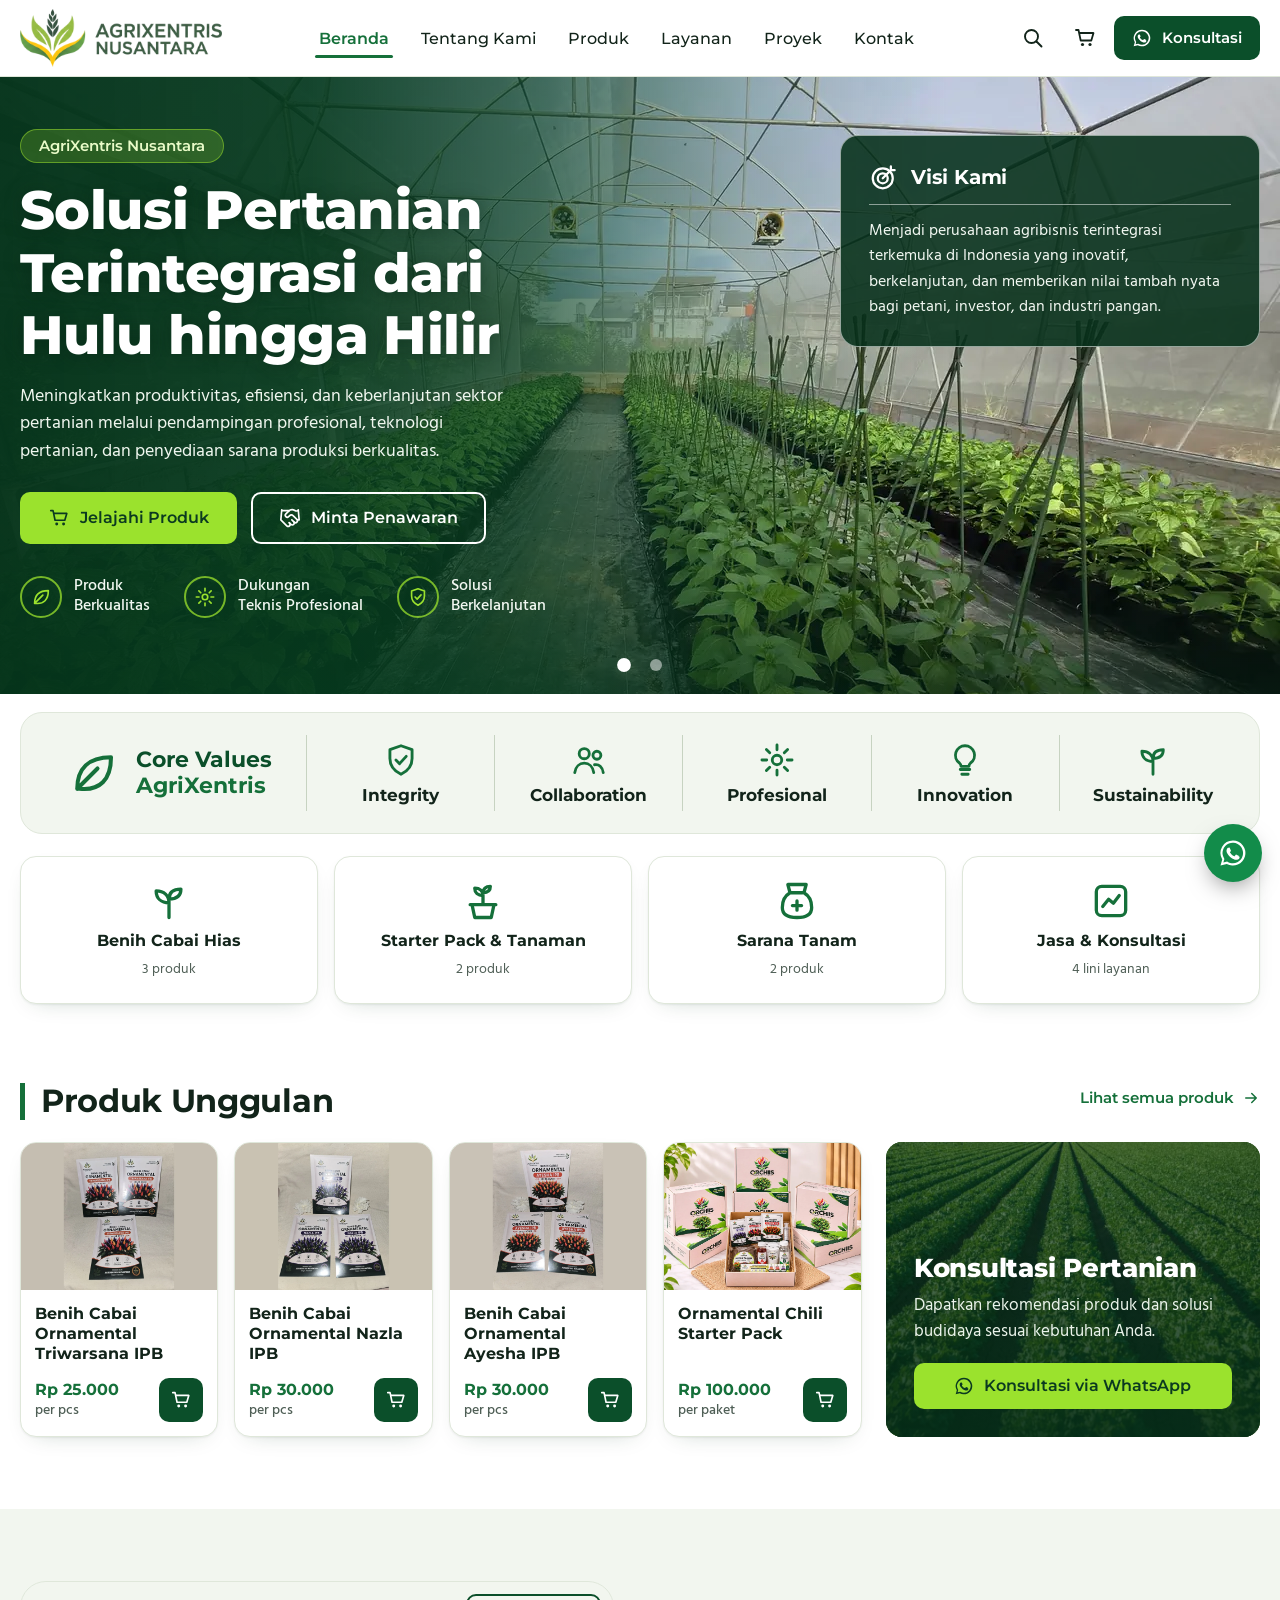
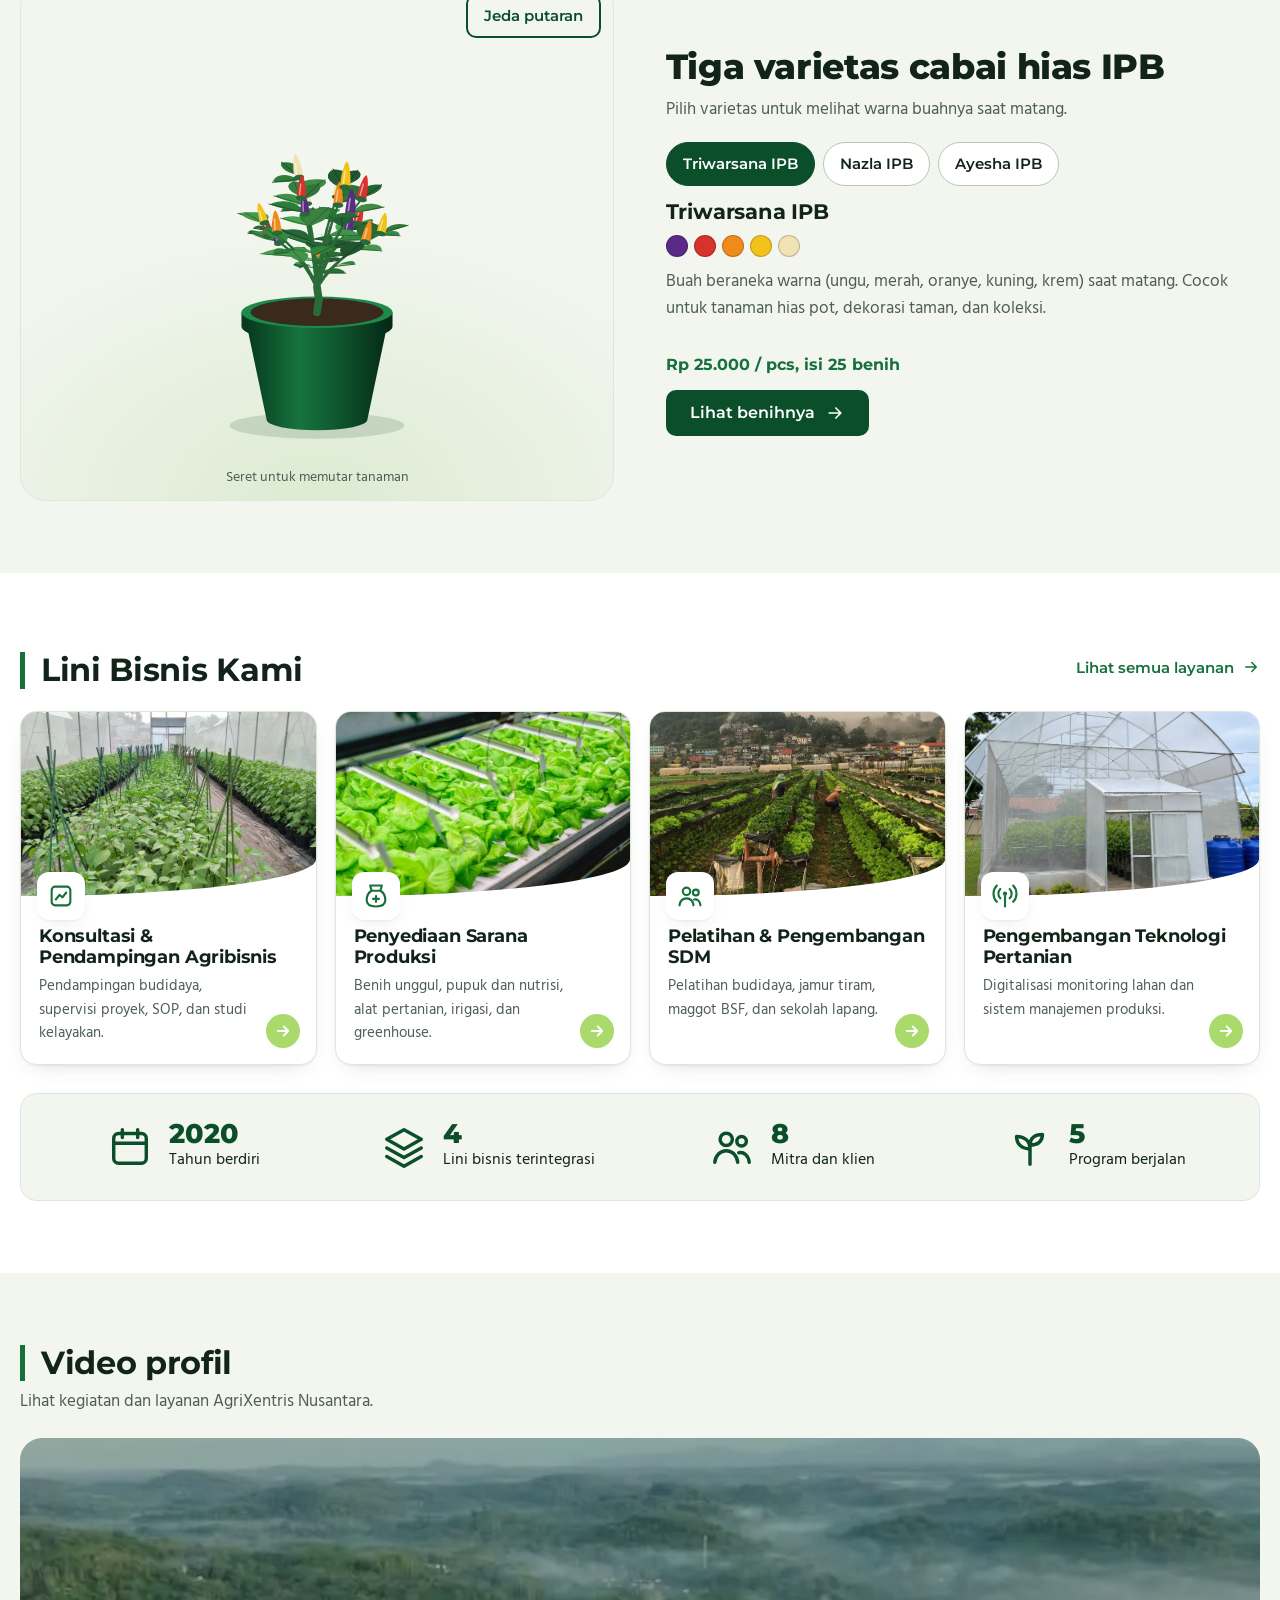
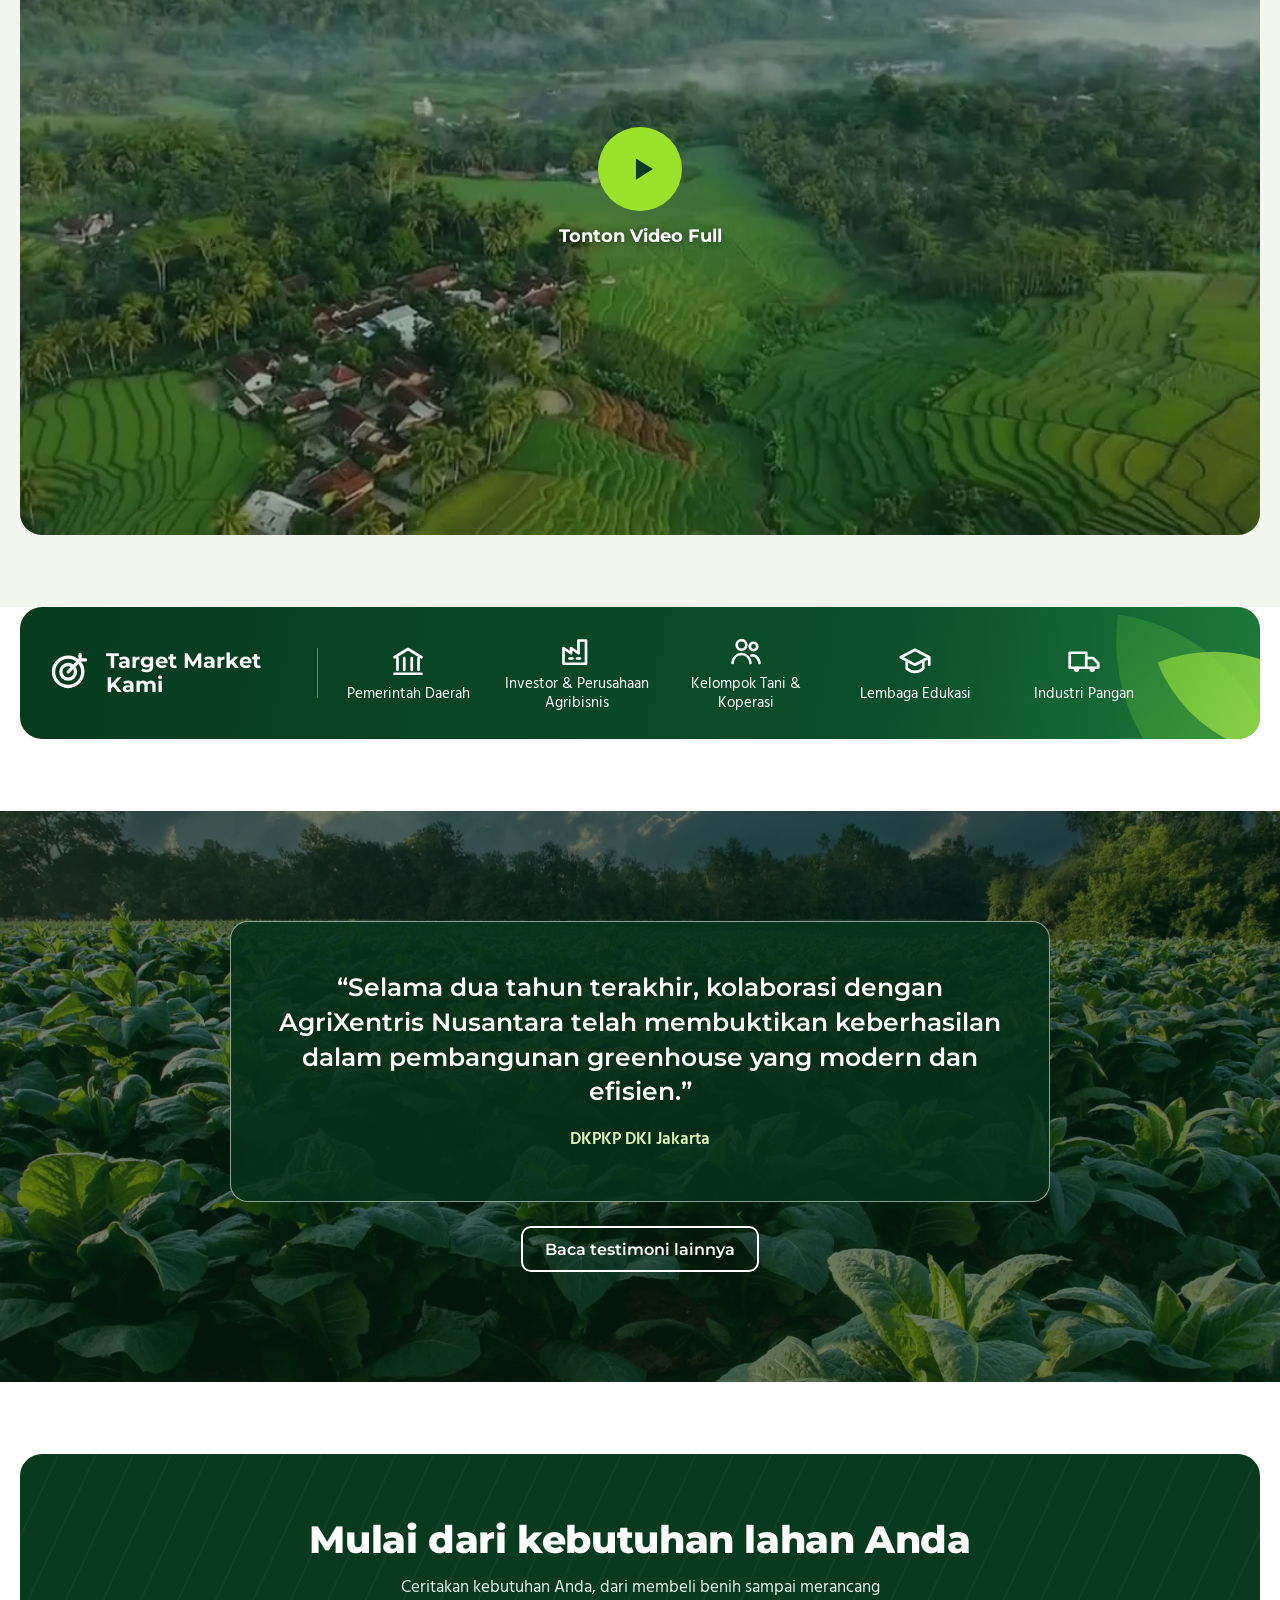
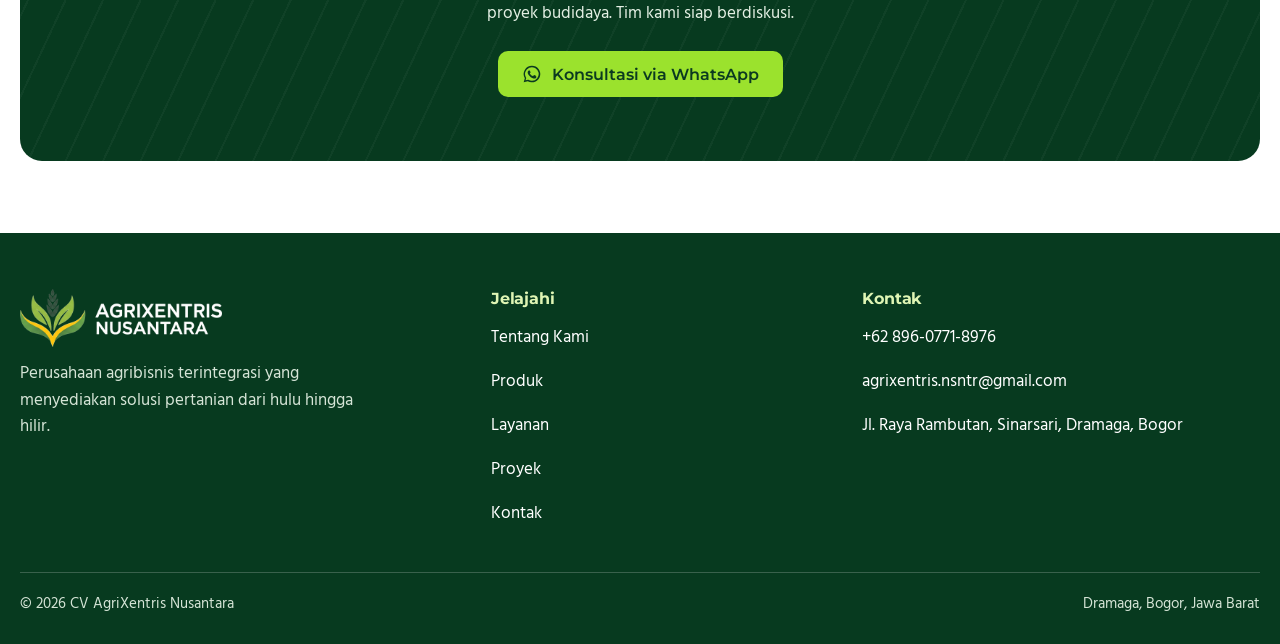
<file: index.html>
<!doctype html>
<html lang="id">
<head>
<meta charset="utf-8">
<meta name="viewport" content="width=device-width, initial-scale=1">
<title>AgriXentris Nusantara | Solusi Pertanian Terintegrasi dari Hulu hingga Hilir</title>
<meta name="description" content="AgriXentris Nusantara: benih cabai hias IPB, sarana tanam, konsultasi agribisnis, pelatihan, dan teknologi pertanian. Dramaga, Bogor.">
<meta property="og:title" content="AgriXentris Nusantara | Solusi Pertanian Terintegrasi dari Hulu hingga Hilir">
<meta property="og:description" content="AgriXentris Nusantara: benih cabai hias IPB, sarana tanam, konsultasi agribisnis, pelatihan, dan teknologi pertanian. Dramaga, Bogor.">
<meta property="og:type" content="website">
<meta property="og:image" content="https://agrixentrisnusantara.com/assets/img/og.jpg">
<meta property="og:image:width" content="1200">
<meta property="og:image:height" content="630">
<meta property="og:site_name" content="AgriXentris Nusantara">
<meta property="og:locale" content="id_ID">
<meta property="og:url" content="https://agrixentrisnusantara.com/">
<link rel="canonical" href="https://agrixentrisnusantara.com/">
<meta name="theme-color" content="#0B4F2A">
<link rel="icon" href="/favicon.ico" sizes="48x48">
<link rel="icon" type="image/png" sizes="96x96" href="/assets/img/favicon-96.png">
<link rel="icon" type="image/png" sizes="192x192" href="/assets/img/favicon-192.png">
<link rel="apple-touch-icon" href="/assets/img/apple-touch-icon.png">
<link rel="preconnect" href="https://fonts.googleapis.com">
<link rel="preconnect" href="https://fonts.gstatic.com" crossorigin>
<link href="https://fonts.googleapis.com/css2?family=Hind:wght@400;500;600&family=Montserrat:wght@500;600;700;800&display=swap" rel="stylesheet">
<link rel="stylesheet" href="/assets/css/site.css">
<script type="application/ld+json">
{"@context":"https://schema.org","@graph":[
{"@type":"WebSite","@id":"https://agrixentrisnusantara.com/#website","name":"AgriXentris Nusantara","url":"https://agrixentrisnusantara.com/","inLanguage":"id-ID","publisher":{"@id":"https://agrixentrisnusantara.com/#org"}},
{"@type":"Organization","@id":"https://agrixentrisnusantara.com/#org","name":"AgriXentris Nusantara","url":"https://agrixentrisnusantara.com/","logo":{"@type":"ImageObject","url":"https://agrixentrisnusantara.com/assets/img/favicon-192.png","width":192,"height":192}}
]}
</script>
</head>
<body data-page="home">
<svg width="0" height="0" style="position:absolute" aria-hidden="true"><defs>
<symbol id="i-cart" viewBox="0 0 24 24"><path d="M3 4h2.5l2.2 10.5h10.6L20.5 7H7" fill="none" stroke="currentColor" stroke-width="1.8" stroke-linecap="round" stroke-linejoin="round"/><circle cx="9.5" cy="18.5" r="1.6" fill="currentColor"/><circle cx="17" cy="18.5" r="1.6" fill="currentColor"/></symbol>
<symbol id="i-search" viewBox="0 0 24 24"><circle cx="10.5" cy="10.5" r="6.5" fill="none" stroke="currentColor" stroke-width="1.9"/><path d="m15.5 15.5 5 5" stroke="currentColor" stroke-width="1.9" stroke-linecap="round"/></symbol>
<symbol id="i-wa" viewBox="0 0 24 24"><path fill="currentColor" d="M12 2a10 10 0 0 0-8.6 15.1L2 22l5-1.3A10 10 0 1 0 12 2Zm0 18.2c-1.6 0-3.1-.4-4.4-1.2l-.3-.2-3 .8.8-2.9-.2-.3A8.2 8.2 0 1 1 12 20.2Zm4.5-6.1c-.2-.1-1.5-.7-1.7-.8-.2-.1-.4-.1-.6.1l-.8 1c-.1.2-.3.2-.5.1a6.7 6.7 0 0 1-3.3-2.9c-.3-.4.2-.4.7-1.3.1-.2 0-.3 0-.4l-.8-1.8c-.2-.5-.4-.4-.6-.4h-.5c-.2 0-.4.1-.7.3-.2.3-.9.9-.9 2.2s.9 2.5 1.1 2.7c.1.2 1.8 2.8 4.4 3.9 1.6.7 2.3.8 3.1.6.5-.1 1.5-.6 1.7-1.2.2-.6.2-1.1.1-1.2l-.7-.4Z"/></symbol>
<symbol id="i-menu" viewBox="0 0 24 24"><path d="M4 7h16M4 12h16M4 17h16" stroke="currentColor" stroke-width="2" stroke-linecap="round"/></symbol>
<symbol id="i-x" viewBox="0 0 24 24"><path d="M6 6l12 12M18 6 6 18" stroke="currentColor" stroke-width="2" stroke-linecap="round"/></symbol>
<symbol id="i-arrow" viewBox="0 0 24 24"><path d="M5 12h14M13 6l6 6-6 6" fill="none" stroke="currentColor" stroke-width="2" stroke-linecap="round" stroke-linejoin="round"/></symbol>
<symbol id="i-sprout" viewBox="0 0 24 24"><path d="M12 21v-9M12 13c0-4-2.7-6.5-7-6.5C5 10.500 7.700 13 12 13ZM12 11c0-3.500 2.300-5.500 6.500-5.500C18.500 9 16.200 11 12 11Z" fill="none" stroke="currentColor" stroke-width="1.800" stroke-linecap="round" stroke-linejoin="round"/></symbol>
<symbol id="i-pot" viewBox="0 0 24 24"><path d="M6 14h12l-1.500 7h-9L6 14ZM5 14h14M12 14V8M12 9c0-2.500-1.700-4-4.500-4C7.500 7.500 9.200 9 12 9ZM12 7.500c0-2 1.400-3.500 4-3.500 0 2.200-1.400 3.500-4 3.500Z" fill="none" stroke="currentColor" stroke-width="1.800" stroke-linecap="round" stroke-linejoin="round"/></symbol>
<symbol id="i-tools" viewBox="0 0 24 24"><path d="M7 3h10l-1.200 4.500c2.700 1.600 4.200 4.600 4.200 8 0 3.500-2.500 5.500-8 5.500s-8-2-8-5.500c0-3.400 1.500-6.400 4.200-8L7 3ZM9 7.500h6M12 12v5M9.500 14.500h5" fill="none" stroke="currentColor" stroke-width="1.800" stroke-linecap="round" stroke-linejoin="round"/></symbol>
<symbol id="i-consult" viewBox="0 0 24 24"><rect x="4" y="4" width="16" height="16" rx="3" fill="none" stroke="currentColor" stroke-width="1.800"/><path d="m7.500 15 3.200-4 2.600 2.200L16.500 9" fill="none" stroke="currentColor" stroke-width="1.800" stroke-linecap="round" stroke-linejoin="round"/></symbol>
<symbol id="i-people" viewBox="0 0 24 24"><circle cx="9" cy="8" r="3.200" fill="none" stroke="currentColor" stroke-width="1.800"/><circle cx="17" cy="9" r="2.500" fill="none" stroke="currentColor" stroke-width="1.800"/><path d="M3 20c.500-3.800 3-6 6-6s5.500 2.200 6 6M15.500 15c2.800-.500 5 1.300 5.500 5" fill="none" stroke="currentColor" stroke-width="1.800" stroke-linecap="round"/></symbol>
<symbol id="i-signal" viewBox="0 0 24 24"><circle cx="12" cy="10" r="1.800" fill="currentColor"/><path d="M12 12v9M8 14a5.600 5.600 0 0 1 0-8M16 6a5.600 5.600 0 0 1 0 8M5 17A10 10 0 0 1 5 3M19 3a10 10 0 0 1 0 14" fill="none" stroke="currentColor" stroke-width="1.800" stroke-linecap="round"/></symbol>
<symbol id="i-shield" viewBox="0 0 24 24"><path d="M12 3 5 5.500V11c0 4.500 2.900 8 7 10 4.100-2 7-5.500 7-10V5.500L12 3Z" fill="none" stroke="currentColor" stroke-width="1.800" stroke-linejoin="round"/><path d="m8.800 12 2.300 2.300 4.200-4.600" fill="none" stroke="currentColor" stroke-width="1.800" stroke-linecap="round" stroke-linejoin="round"/></symbol>
<symbol id="i-bulb" viewBox="0 0 24 24"><path d="M9 18h6M10 21h4M12 3a6 6 0 0 0-3.500 10.900c.600.500 1 1.200 1 2.100h5c0-.900.400-1.600 1-2.100A6 6 0 0 0 12 3Z" fill="none" stroke="currentColor" stroke-width="1.800" stroke-linecap="round" stroke-linejoin="round"/></symbol>
<symbol id="i-gear" viewBox="0 0 24 24"><circle cx="12" cy="12" r="3" fill="none" stroke="currentColor" stroke-width="1.800"/><path d="M12 2.500v3M12 18.500v3M2.500 12h3M18.500 12h3M5.300 5.300l2.100 2.100M16.600 16.600l2.100 2.100M5.300 18.700l2.100-2.100M16.600 7.400l2.100-2.100" stroke="currentColor" stroke-width="1.800" stroke-linecap="round"/></symbol>
<symbol id="i-leaf" viewBox="0 0 24 24"><path d="M5 19c0-9 5-14 15-14 0 10-5 15-14 14ZM5 19 14 10" fill="none" stroke="currentColor" stroke-width="1.800" stroke-linecap="round" stroke-linejoin="round"/></symbol>
<symbol id="i-target" viewBox="0 0 24 24"><circle cx="11" cy="13" r="8" fill="none" stroke="currentColor" stroke-width="1.800"/><circle cx="11" cy="13" r="4" fill="none" stroke="currentColor" stroke-width="1.800"/><path d="m11 13 6.500-6.500M17.500 6.500V3.500M17.500 6.500h3" stroke="currentColor" stroke-width="1.800" stroke-linecap="round"/></symbol>
<symbol id="i-gov" viewBox="0 0 24 24"><path d="M3 9.500 12 4l9 5.500M5 10v8M9.500 10v8M14.500 10v8M19 10v8M3 20.500h18" fill="none" stroke="currentColor" stroke-width="1.800" stroke-linecap="round" stroke-linejoin="round"/></symbol>
<symbol id="i-factory" viewBox="0 0 24 24"><path d="M3 20.500V10l5 3.500V10l5 3.500V5h5v15.500H3ZM7 17h2M12 17h2" fill="none" stroke="currentColor" stroke-width="1.800" stroke-linecap="round" stroke-linejoin="round"/></symbol>
<symbol id="i-school" viewBox="0 0 24 24"><path d="m2.500 9.500 9.500-5 9.500 5-9.500 5-9.500-5ZM6.500 12v5c1.500 1.500 3.300 2.200 5.500 2.200s4-.700 5.500-2.200v-5M21.500 9.500v5" fill="none" stroke="currentColor" stroke-width="1.800" stroke-linecap="round" stroke-linejoin="round"/></symbol>
<symbol id="i-truck" viewBox="0 0 24 24"><path d="M2.500 6.500h11v10h-11v-10ZM13.500 10h4.500l3.500 3.500v3h-8V10Z" fill="none" stroke="currentColor" stroke-width="1.800" stroke-linejoin="round"/><circle cx="7" cy="17.500" r="1.800" fill="currentColor"/><circle cx="17.500" cy="17.500" r="1.800" fill="currentColor"/></symbol>
<symbol id="i-pin" viewBox="0 0 24 24"><path d="M12 21s7-6.200 7-11.500a7 7 0 1 0-14 0C5 14.800 12 21 12 21Z" fill="none" stroke="currentColor" stroke-width="1.800"/><circle cx="12" cy="9.500" r="2.300" fill="currentColor"/></symbol>
<symbol id="i-mail" viewBox="0 0 24 24"><rect x="3" y="5" width="18" height="14" rx="2" fill="none" stroke="currentColor" stroke-width="1.800"/><path d="m4 7 8 6 8-6" fill="none" stroke="currentColor" stroke-width="1.800"/></symbol>
<symbol id="i-phone" viewBox="0 0 24 24"><path d="M5 4h4l2 5-2.500 1.500a11 11 0 0 0 5 5L15 13l5 2v4a2 2 0 0 1-2 2A16 16 0 0 1 3 6a2 2 0 0 1 2-2Z" fill="none" stroke="currentColor" stroke-width="1.800" stroke-linejoin="round"/></symbol>
<symbol id="i-play" viewBox="0 0 24 24"><path d="M7 4.500v15l12-7.500-12-7.500Z" fill="currentColor"/></symbol>
<symbol id="i-calendar" viewBox="0 0 24 24"><rect x="3.500" y="5" width="17" height="15.500" rx="2.500" fill="none" stroke="currentColor" stroke-width="1.800"/><path d="M3.500 10h17M8 3v4M16 3v4" stroke="currentColor" stroke-width="1.800" stroke-linecap="round"/></symbol>
<symbol id="i-layers" viewBox="0 0 24 24"><path d="m12 3 9 5-9 5-9-5 9-5ZM3 12.500l9 5 9-5M3 17l9 5 9-5" fill="none" stroke="currentColor" stroke-width="1.800" stroke-linecap="round" stroke-linejoin="round"/></symbol>
<symbol id="i-handshake" viewBox="0 0 24 24"><g fill="none" stroke="currentColor" stroke-width="1.8" stroke-linecap="round" stroke-linejoin="round"><path d="m11 17 2 2a1 1 0 1 0 3-3"/><path d="m14 14 2.500 2.500a1 1 0 1 0 3-3l-3.880-3.880a3 3 0 0 0-4.240 0l-.880.880a1 1 0 1 1-3-3l2.810-2.810a5.790 5.790 0 0 1 7.060-.870l.470.280a2 2 0 0 0 1.420.250L21 4"/><path d="m21 3 1 11h-2"/><path d="M3 3 2 14l6.500 6.500a1 1 0 1 0 3-3"/><path d="M3 4h8"/></g></symbol>
</defs></svg>
<a class="sr" href="#main">Langsung ke isi</a>
<header class="site-head">
  <div class="wrap head-row">
    <a class="brand" href="/" aria-label="AgriXentris Nusantara, ke beranda"><img src="/assets/img/logo.png" alt="AgriXentris Nusantara" width="181" height="52"></a>
    <nav class="nav" id="nav" aria-label="Navigasi utama">
      <a href="/" aria-current="page">Beranda</a><a href="/tentang">Tentang Kami</a><a href="/produk">Produk</a><a href="/layanan">Layanan</a><a href="/proyek">Proyek</a><a href="/kontak">Kontak</a>
    </nav>
    <div class="head-tools">
      <button type="button" class="icon-btn" id="searchBtn" aria-label="Cari produk" aria-expanded="false" aria-controls="searchbar"><svg aria-hidden="true"><use href="#i-search"/></svg></button>
      <button type="button" class="icon-btn" id="cartBtn" aria-label="Buka keranjang"><svg aria-hidden="true"><use href="#i-cart"/></svg><span class="cart-count" id="cartCount" hidden>0</span></button>
      <a class="btn btn-forest btn-sm js-wa" target="_blank" rel="noopener" data-msg="Halo AgriXentris Nusantara, saya ingin konsultasi." href="https://wa.me/6289607718976?text=Halo%20AgriXentris%20Nusantara%2C%20saya%20ingin%20konsultasi."><svg aria-hidden="true"><use href="#i-wa"/></svg>Konsultasi</a>
      <button type="button" class="icon-btn menu-btn" id="menuBtn" aria-label="Buka menu" aria-expanded="false" aria-controls="nav"><svg aria-hidden="true"><use href="#i-menu"/></svg></button>
    </div>
  </div>
  <div class="searchbar" id="searchbar" hidden>
    <form class="wrap" action="/produk" method="get" role="search">
      <label class="sr" for="headSearch">Cari produk</label>
      <input class="field" id="headSearch" type="search" name="q" placeholder="Cari benih, starter pack, tanaman…">
      <button class="btn btn-forest" type="submit">Cari</button>
    </form>
  </div>
</header>
<main id="main">

<section class="hero on-dark" aria-label="Pembuka">
  <div class="hero-bg" id="heroBg">
    <img id="heroImg" class="on" src="/assets/img/hero-greenhouse-dalam-2400.webp" srcset="/assets/img/hero-greenhouse-dalam-1280.webp 1280w, /assets/img/hero-greenhouse-dalam-2400.webp 2400w" sizes="100vw" alt="" fetchpriority="high">
    <img data-src="/assets/img/hero-persemaian-2400.webp" data-srcset="/assets/img/hero-persemaian-1280.webp 1280w, /assets/img/hero-persemaian-2400.webp 2400w" sizes="100vw" alt="">
  </div>
  <div class="wrap hero-in">
    <div class="hero-copy">
      <span class="tag">AgriXentris Nusantara</span>
      <h1>Solusi Pertanian Terintegrasi dari Hulu hingga Hilir</h1>
      <p class="lead">Meningkatkan produktivitas, efisiensi, dan keberlanjutan sektor pertanian melalui pendampingan profesional, teknologi pertanian, dan penyediaan sarana produksi berkualitas.</p>
      <div class="hero-cta">
        <a class="btn btn-lime" href="/produk"><svg aria-hidden="true"><use href="#i-cart"/></svg>Jelajahi Produk</a>
        <a class="btn btn-ghost js-wa" target="_blank" rel="noopener" data-msg="Halo AgriXentris Nusantara, saya ingin meminta penawaran." href="https://wa.me/6289607718976?text=Halo%20AgriXentris%20Nusantara%2C%20saya%20ingin%20meminta%20penawaran."><svg aria-hidden="true"><use href="#i-handshake"/></svg>Minta Penawaran</a>
      </div>
      <ul class="hero-points" aria-label="Keunggulan">
        <li><svg aria-hidden="true"><use href="#i-leaf"/></svg><span>Produk<br>Berkualitas</span></li>
        <li><svg aria-hidden="true"><use href="#i-gear"/></svg><span>Dukungan<br>Teknis Profesional</span></li>
        <li><svg aria-hidden="true"><use href="#i-shield"/></svg><span>Solusi<br>Berkelanjutan</span></li>
      </ul>
    </div>
    <div class="capsule vision-card">
      <h2><svg aria-hidden="true"><use href="#i-target"/></svg>Visi Kami</h2>
      <p>Menjadi perusahaan agribisnis terintegrasi terkemuka di Indonesia yang inovatif, berkelanjutan, dan memberikan nilai tambah nyata bagi petani, investor, dan industri pangan.</p>
    </div>
  </div>
  <div class="hero-dots" id="heroDots" role="group" aria-label="Pilih foto latar">
    <button type="button" aria-label="Foto latar 1" aria-current="true"></button>
    <button type="button" aria-label="Foto latar 2" aria-current="false"></button>
  </div>
</section>

<section class="after-hero" style="padding-bottom:0">
  <div class="wrap">
    <ul class="strip values" aria-label="Nilai perusahaan">
      <li class="lead-cell"><svg aria-hidden="true"><use href="#i-leaf"/></svg><div>Core Values <span>AgriXentris</span></div></li>
      <li><svg aria-hidden="true"><use href="#i-shield"/></svg>Integrity</li>
      <li><svg aria-hidden="true"><use href="#i-people"/></svg>Collaboration</li>
      <li><svg aria-hidden="true"><use href="#i-gear"/></svg>Profesional</li>
      <li><svg aria-hidden="true"><use href="#i-bulb"/></svg>Innovation</li>
      <li><svg aria-hidden="true"><use href="#i-sprout"/></svg>Sustainability</li>
    </ul>
  </div>
</section>

<section class="after-strip" style="padding-bottom:0">
  <div class="wrap"><h2 class="sr">Kategori</h2><div class="cats" id="catsGrid">
    <a class="cat" href="/produk?k=benih"><svg aria-hidden="true"><use href="#i-sprout"/></svg><b>Benih Cabai Hias</b></a>
    <a class="cat" href="/produk?k=tanaman"><svg aria-hidden="true"><use href="#i-pot"/></svg><b>Starter Pack &amp; Tanaman</b></a>
    <a class="cat" href="/produk?k=sarana"><svg aria-hidden="true"><use href="#i-tools"/></svg><b>Sarana Tanam</b></a>
    <a class="cat" href="/layanan"><svg aria-hidden="true"><use href="#i-consult"/></svg><b>Jasa &amp; Konsultasi</b></a>
  </div></div>
</section>

<section>
  <div class="wrap">
    <div class="sec-head"><h2 class="sec-title">Produk Unggulan</h2><a class="link-more" href="/produk">Lihat semua produk<svg aria-hidden="true"><use href="#i-arrow"/></svg></a></div>
    <div class="featured">
      <div class="pgrid" id="featuredGrid" aria-live="polite"><div class="state" style="grid-column:1/-1">Memuat produk…</div></div>
      <aside class="promo on-dark">
        <img src="/assets/img/lahan-baris.webp" alt="" loading="lazy">
        <h3>Konsultasi Pertanian</h3>
        <p>Dapatkan rekomendasi produk dan solusi budidaya sesuai kebutuhan Anda.</p>
        <a class="btn btn-lime js-wa" target="_blank" rel="noopener" data-msg="Halo AgriXentris Nusantara, saya ingin konsultasi pertanian." href="https://wa.me/6289607718976?text=Halo%20AgriXentris%20Nusantara%2C%20saya%20ingin%20konsultasi%20pertanian."><svg aria-hidden="true"><use href="#i-wa"/></svg>Konsultasi via WhatsApp</a>
      </aside>
    </div>
  </div>
</section>

<section class="soft">
  <div class="wrap plant3d">
    <div class="stage">
      <canvas id="plantCanvas" tabindex="0" role="img" aria-label="Model 3D tanaman cabai hias dalam pot"></canvas>
      <div class="ctl"><button type="button" class="btn btn-line btn-sm" id="plantToggle" aria-pressed="true">Jeda putaran</button></div>
      <p class="hint">Seret untuk memutar tanaman</p>
    </div>
    <div>
      <h2>Tiga varietas cabai hias IPB</h2>
      <p class="muted" style="margin-top:10px">Pilih varietas untuk melihat warna buahnya saat matang.</p>
      <div class="var-tabs" id="varTabs" role="tablist" aria-label="Pilih varietas"></div>
      <h3 id="varName" style="font-size:1.3rem"></h3>
      <div class="swatches" id="varSwatches" aria-hidden="true"></div>
      <p class="vdesc" id="varText" style="margin-top:12px" aria-live="polite"></p>
      <p class="price" id="varPrice" style="margin:6px 0 16px"></p>
      <a class="btn btn-forest" id="varLink" href="/produk?k=benih" hidden>Lihat benihnya<svg aria-hidden="true"><use href="#i-arrow"/></svg></a>
    </div>
  </div>
</section>

<section>
  <div class="wrap">
    <div class="sec-head"><h2 class="sec-title">Lini Bisnis Kami</h2><a class="link-more" href="/layanan">Lihat semua layanan<svg aria-hidden="true"><use href="#i-arrow"/></svg></a></div>
    <div class="lines">
      <article class="line"><div class="ph"><img src="/assets/img/greenhouse-ajir.webp" alt="" loading="lazy"></div><span class="ic"><svg aria-hidden="true"><use href="#i-consult"/></svg></span><div class="lb"><h3><a href="/layanan#konsultasi">Konsultasi &amp; Pendampingan Agribisnis</a></h3><p>Pendampingan budidaya, supervisi proyek, SOP, dan studi kelayakan.</p></div></article>
      <article class="line"><div class="ph"><img src="/assets/img/hidroponik-selada.webp" alt="" loading="lazy"></div><span class="ic"><svg aria-hidden="true"><use href="#i-tools"/></svg></span><div class="lb"><h3><a href="/layanan#sarana">Penyediaan Sarana Produksi</a></h3><p>Benih unggul, pupuk dan nutrisi, alat pertanian, irigasi, dan greenhouse.</p></div></article>
      <article class="line"><div class="ph"><img src="/assets/img/lahan-terasering.webp" alt="" loading="lazy"></div><span class="ic"><svg aria-hidden="true"><use href="#i-people"/></svg></span><div class="lb"><h3><a href="/layanan#pelatihan">Pelatihan &amp; Pengembangan SDM</a></h3><p>Pelatihan budidaya, jamur tiram, maggot BSF, dan sekolah lapang.</p></div></article>
      <article class="line"><div class="ph"><img src="/assets/img/greenhouse-depan.webp" alt="" loading="lazy"></div><span class="ic"><svg aria-hidden="true"><use href="#i-signal"/></svg></span><div class="lb"><h3><a href="/layanan#teknologi">Pengembangan Teknologi Pertanian</a></h3><p>Digitalisasi monitoring lahan dan sistem manajemen produksi.</p></div></article>
    </div>
    <div class="strip facts" style="margin-top:28px">
      <div><svg aria-hidden="true"><use href="#i-calendar"/></svg><p><b>2020</b><span>Tahun berdiri</span></p></div>
      <div><svg aria-hidden="true"><use href="#i-layers"/></svg><p><b>4</b><span>Lini bisnis terintegrasi</span></p></div>
      <div><svg aria-hidden="true"><use href="#i-people"/></svg><p><b>8</b><span>Mitra dan klien</span></p></div>
      <div><svg aria-hidden="true"><use href="#i-sprout"/></svg><p><b>5</b><span>Program berjalan</span></p></div>
    </div>
  </div>
</section>

<section class="video-sec soft" hidden>
  <div class="wrap">
    <div class="sec-head"><div><h2 class="sec-title">Video profil</h2><p>Lihat kegiatan dan layanan AgriXentris Nusantara.</p></div></div>
    <div class="video"><video class="video-clip" muted loop playsinline preload="none" aria-hidden="true" poster="/assets/video/cuplikan-profil-poster.webp" data-src="/assets/video/cuplikan-profil.mp4"></video><button type="button" class="play on-dark"><i><svg aria-hidden="true"><use href="#i-play"/></svg></i>Putar video profil</button></div>
  </div>
</section>

<section style="padding-top:0">
  <div class="wrap">
    <ul class="market on-dark" aria-label="Target market kami">
      <li class="lead-cell" style="text-align:left"><svg aria-hidden="true"><use href="#i-target"/></svg>Target Market Kami</li>
      <li><svg aria-hidden="true"><use href="#i-gov"/></svg>Pemerintah Daerah</li>
      <li><svg aria-hidden="true"><use href="#i-factory"/></svg>Investor &amp; Perusahaan Agribisnis</li>
      <li><svg aria-hidden="true"><use href="#i-people"/></svg>Kelompok Tani &amp; Koperasi</li>
      <li><svg aria-hidden="true"><use href="#i-school"/></svg>Lembaga Edukasi</li>
      <li><svg aria-hidden="true"><use href="#i-truck"/></svg>Industri Pangan</li>
    </ul>
  </div>
</section>

<section class="tband on-dark" aria-label="Testimoni">
  <img src="/assets/img/lahan-senja.webp" alt="" loading="lazy">
  <div class="wrap">
    <figure class="capsule tquote">
      <p>“Selama dua tahun terakhir, kolaborasi dengan AgriXentris Nusantara telah membuktikan keberhasilan dalam pembangunan greenhouse yang modern dan efisien.”</p>
      <cite>DKPKP DKI Jakarta</cite>
    </figure>
    <a class="btn btn-ghost" style="margin-top:24px" href="/proyek#testimoni">Baca testimoni lainnya</a>
  </div>
</section>
<section>
  <div class="wrap"><div class="cta on-dark">
    <h2>Mulai dari kebutuhan lahan Anda</h2>
    <p>Ceritakan kebutuhan Anda, dari membeli benih sampai merancang proyek budidaya. Tim kami siap berdiskusi.</p>
    <a class="btn btn-lime js-wa" target="_blank" rel="noopener" data-msg="Halo AgriXentris Nusantara, saya ingin konsultasi." href="https://wa.me/6289607718976?text=Halo%20AgriXentris%20Nusantara%2C%20saya%20ingin%20konsultasi."><svg aria-hidden="true"><use href="#i-wa"/></svg>Konsultasi via WhatsApp</a>
  </div></div>
</section>
</main>
<footer class="on-dark">
  <div class="wrap">
    <div class="foot">
      <div>
        <a class="brand" href="/" aria-label="AgriXentris Nusantara, ke beranda"><img src="/assets/img/logo-putih.png" alt="AgriXentris Nusantara" width="181" height="52" style="background:none;padding:0"></a>
        <p>Perusahaan agribisnis terintegrasi yang menyediakan solusi pertanian dari hulu hingga hilir.</p>
      </div>
      <div>
        <h2>Jelajahi</h2>
        <ul><li><a href="/tentang">Tentang Kami</a></li><li><a href="/produk">Produk</a></li><li><a href="/layanan">Layanan</a></li><li><a href="/proyek">Proyek</a></li><li><a href="/kontak">Kontak</a></li></ul>
      </div>
      <div>
        <h2>Kontak</h2>
        <ul>
          <li><a href="tel:+6289607718976">+62 896-0771-8976</a></li>
          <li><a href="mailto:agrixentris.nsntr@gmail.com">agrixentris.nsntr@gmail.com</a></li>
          <li><span>Jl. Raya Rambutan, Sinarsari, Dramaga, Bogor</span></li>
        </ul>
      </div>
    </div>
    <div class="foot-bottom"><span>© <span id="yr">2026</span> CV AgriXentris Nusantara</span><span>Dramaga, Bogor, Jawa Barat</span></div>
  </div>
</footer>
<a class="wa-fab js-wa" target="_blank" rel="noopener" aria-label="Chat WhatsApp" data-msg="Halo AgriXentris Nusantara, saya ingin bertanya." href="https://wa.me/6289607718976?text=Halo%20AgriXentris%20Nusantara%2C%20saya%20ingin%20bertanya."><svg aria-hidden="true"><use href="#i-wa"/></svg></a>
<dialog class="drawer" id="cartDrawer" aria-labelledby="cartTitle">
  <div class="drawer-in">
    <div class="drawer-head"><h2 id="cartTitle">Keranjang</h2><button type="button" class="icon-btn" id="cartClose" aria-label="Tutup keranjang"><svg aria-hidden="true"><use href="#i-x"/></svg></button></div>
    <div class="drawer-body" id="cartBody"></div>
    <form class="drawer-foot" id="cartFoot" hidden novalidate>
      <div class="total"><span>Total</span><span id="cartTotal"></span></div>
      <fieldset class="cust">
        <legend>Data pemesan</legend>
        <div class="fld"><label for="custNama">Nama lengkap</label><input class="field" id="custNama" name="nama" type="text" autocomplete="name" required aria-describedby="custNamaErr"><p class="ferr" id="custNamaErr" role="alert"></p></div>
        <div class="fld"><label for="custHp">No. HP / WhatsApp</label><input class="field" id="custHp" name="hp" type="tel" inputmode="tel" autocomplete="tel" placeholder="0812 3456 7890" required aria-describedby="custHpErr"><p class="ferr" id="custHpErr" role="alert"></p></div>
        <div class="fld"><label for="custEmail">Email</label><input class="field" id="custEmail" name="email" type="email" autocomplete="email" placeholder="nama@email.com" required aria-describedby="custEmailErr"><p class="ferr" id="custEmailErr" role="alert"></p></div>
        <div class="fld"><label for="custAlamat">Alamat pengiriman</label><textarea class="field" id="custAlamat" name="alamat" rows="2" autocomplete="street-address" required aria-describedby="custAlamatErr"></textarea><p class="ferr" id="custAlamatErr" role="alert"></p></div>
      </fieldset>
      <p class="err" id="cartErr" role="alert"></p>
      <button class="btn btn-forest" id="cartCheckout" type="submit"><svg aria-hidden="true"><use href="#i-wa"/></svg>Pesan via WhatsApp</button>
      <p class="muted" style="font-size:.9rem">Data pemesan ikut terkirim di pesan WhatsApp. Pembayaran dan pengiriman dikonfirmasi oleh tim kami.</p>
    </form>
  </div>
</dialog>
<div class="toast" id="toast" role="status" aria-live="polite"></div>
<script src="/assets/js/site.js" defer></script>
<script src="/assets/js/plant3d.js" defer></script>
</body>
</html>
</file>
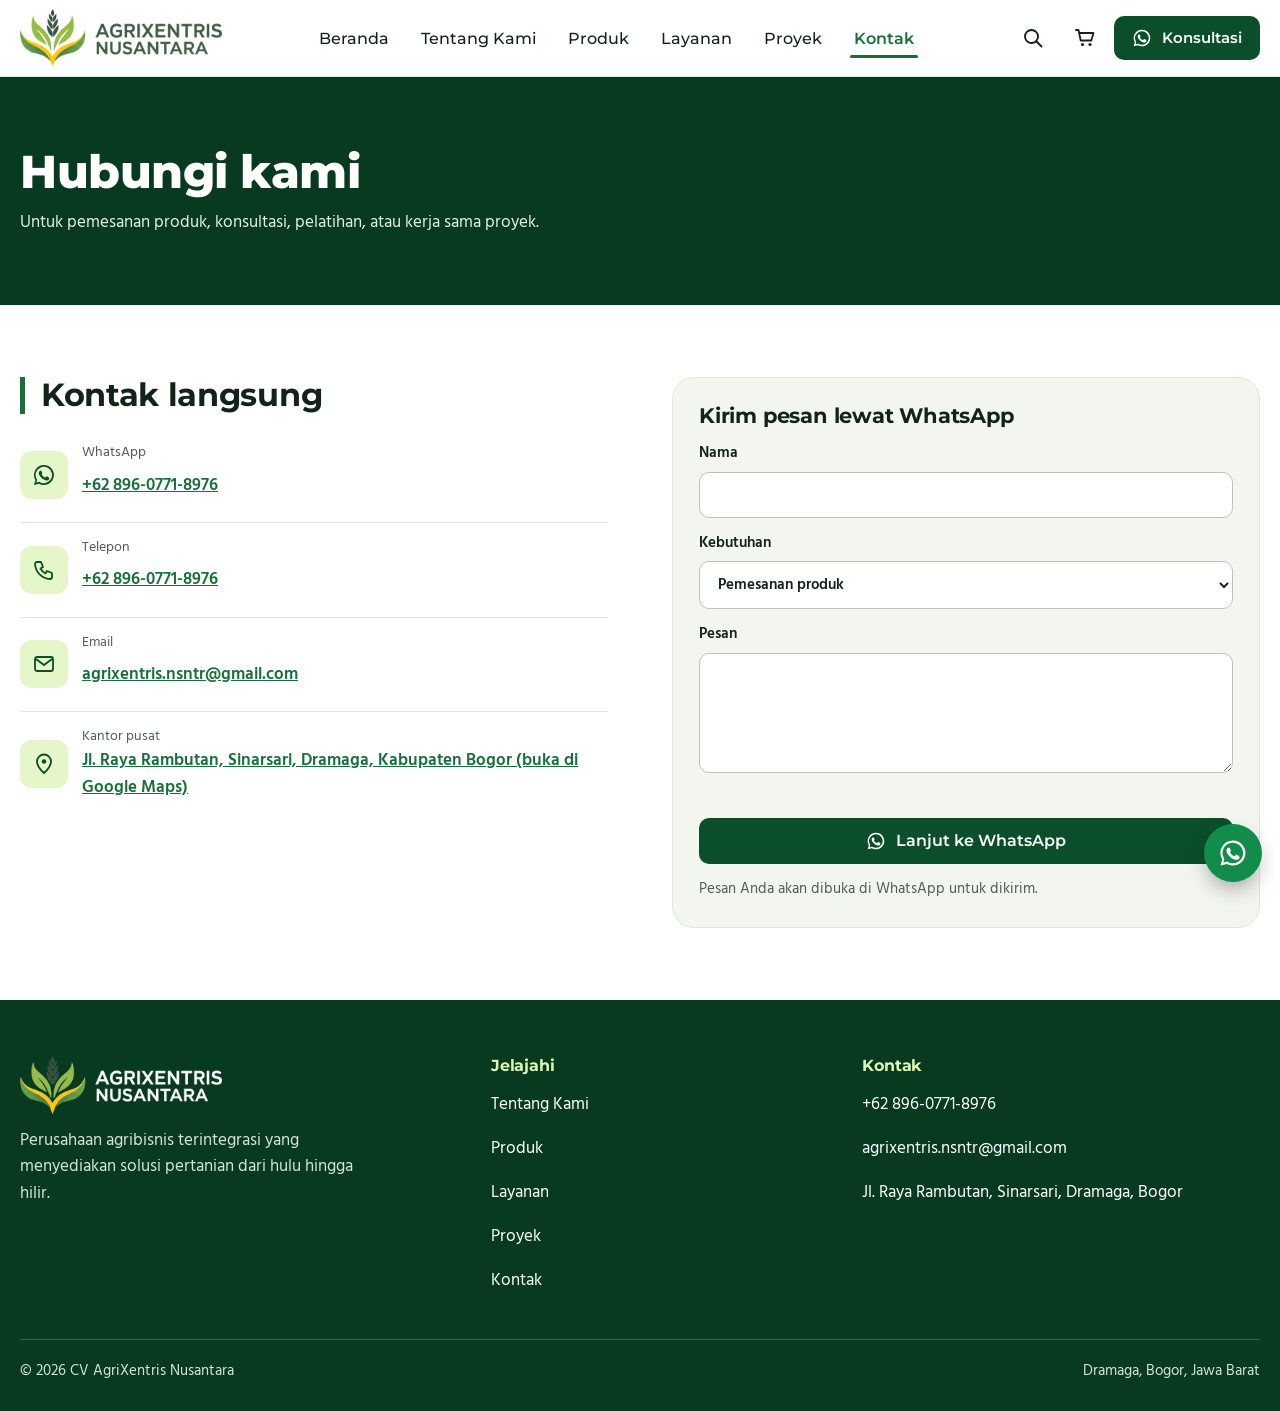
<file: kontak.html>
<!doctype html>
<html lang="id">
<head>
<meta charset="utf-8">
<meta name="viewport" content="width=device-width, initial-scale=1">
<title>Kontak | AgriXentris Nusantara</title>
<meta name="description" content="Hubungi AgriXentris Nusantara lewat WhatsApp, telepon, atau email. Kantor pusat di Dramaga, Bogor.">
<meta property="og:title" content="Kontak | AgriXentris Nusantara">
<meta property="og:description" content="Hubungi AgriXentris Nusantara lewat WhatsApp, telepon, atau email. Kantor pusat di Dramaga, Bogor.">
<meta property="og:type" content="website">
<meta property="og:image" content="https://agrixentrisnusantara.com/assets/img/og.jpg">
<meta property="og:image:width" content="1200">
<meta property="og:image:height" content="630">
<meta property="og:site_name" content="AgriXentris Nusantara">
<meta property="og:locale" content="id_ID">
<meta property="og:url" content="https://agrixentrisnusantara.com/kontak">
<link rel="canonical" href="https://agrixentrisnusantara.com/kontak">
<meta name="theme-color" content="#0B4F2A">
<link rel="icon" href="/favicon.ico" sizes="48x48">
<link rel="icon" type="image/png" sizes="96x96" href="/assets/img/favicon-96.png">
<link rel="icon" type="image/png" sizes="192x192" href="/assets/img/favicon-192.png">
<link rel="apple-touch-icon" href="/assets/img/apple-touch-icon.png">
<link rel="preconnect" href="https://fonts.googleapis.com">
<link rel="preconnect" href="https://fonts.gstatic.com" crossorigin>
<link href="https://fonts.googleapis.com/css2?family=Hind:wght@400;500;600&family=Montserrat:wght@500;600;700;800&display=swap" rel="stylesheet">
<link rel="stylesheet" href="/assets/css/site.css">
</head>
<body data-page="kontak">
<svg width="0" height="0" style="position:absolute" aria-hidden="true"><defs>
<symbol id="i-cart" viewBox="0 0 24 24"><path d="M3 4h2.5l2.2 10.5h10.6L20.5 7H7" fill="none" stroke="currentColor" stroke-width="1.8" stroke-linecap="round" stroke-linejoin="round"/><circle cx="9.5" cy="18.5" r="1.6" fill="currentColor"/><circle cx="17" cy="18.5" r="1.6" fill="currentColor"/></symbol>
<symbol id="i-search" viewBox="0 0 24 24"><circle cx="10.5" cy="10.5" r="6.5" fill="none" stroke="currentColor" stroke-width="1.9"/><path d="m15.5 15.5 5 5" stroke="currentColor" stroke-width="1.9" stroke-linecap="round"/></symbol>
<symbol id="i-wa" viewBox="0 0 24 24"><path fill="currentColor" d="M12 2a10 10 0 0 0-8.6 15.1L2 22l5-1.3A10 10 0 1 0 12 2Zm0 18.2c-1.6 0-3.1-.4-4.4-1.2l-.3-.2-3 .8.8-2.9-.2-.3A8.2 8.2 0 1 1 12 20.2Zm4.5-6.1c-.2-.1-1.5-.7-1.7-.8-.2-.1-.4-.1-.6.1l-.8 1c-.1.2-.3.2-.5.1a6.7 6.7 0 0 1-3.3-2.9c-.3-.4.2-.4.7-1.3.1-.2 0-.3 0-.4l-.8-1.8c-.2-.5-.4-.4-.6-.4h-.5c-.2 0-.4.1-.7.3-.2.3-.9.9-.9 2.2s.9 2.5 1.1 2.7c.1.2 1.8 2.8 4.4 3.9 1.6.7 2.3.8 3.1.6.5-.1 1.5-.6 1.7-1.2.2-.6.2-1.1.1-1.2l-.7-.4Z"/></symbol>
<symbol id="i-menu" viewBox="0 0 24 24"><path d="M4 7h16M4 12h16M4 17h16" stroke="currentColor" stroke-width="2" stroke-linecap="round"/></symbol>
<symbol id="i-x" viewBox="0 0 24 24"><path d="M6 6l12 12M18 6 6 18" stroke="currentColor" stroke-width="2" stroke-linecap="round"/></symbol>
<symbol id="i-arrow" viewBox="0 0 24 24"><path d="M5 12h14M13 6l6 6-6 6" fill="none" stroke="currentColor" stroke-width="2" stroke-linecap="round" stroke-linejoin="round"/></symbol>
<symbol id="i-sprout" viewBox="0 0 24 24"><path d="M12 21v-9M12 13c0-4-2.7-6.5-7-6.5C5 10.500 7.700 13 12 13ZM12 11c0-3.500 2.300-5.500 6.500-5.500C18.500 9 16.200 11 12 11Z" fill="none" stroke="currentColor" stroke-width="1.800" stroke-linecap="round" stroke-linejoin="round"/></symbol>
<symbol id="i-pot" viewBox="0 0 24 24"><path d="M6 14h12l-1.500 7h-9L6 14ZM5 14h14M12 14V8M12 9c0-2.500-1.700-4-4.500-4C7.500 7.500 9.200 9 12 9ZM12 7.500c0-2 1.400-3.500 4-3.500 0 2.200-1.400 3.500-4 3.500Z" fill="none" stroke="currentColor" stroke-width="1.800" stroke-linecap="round" stroke-linejoin="round"/></symbol>
<symbol id="i-tools" viewBox="0 0 24 24"><path d="M7 3h10l-1.200 4.500c2.700 1.600 4.200 4.600 4.200 8 0 3.500-2.500 5.500-8 5.500s-8-2-8-5.500c0-3.400 1.500-6.400 4.200-8L7 3ZM9 7.500h6M12 12v5M9.500 14.500h5" fill="none" stroke="currentColor" stroke-width="1.800" stroke-linecap="round" stroke-linejoin="round"/></symbol>
<symbol id="i-consult" viewBox="0 0 24 24"><rect x="4" y="4" width="16" height="16" rx="3" fill="none" stroke="currentColor" stroke-width="1.800"/><path d="m7.500 15 3.200-4 2.600 2.200L16.500 9" fill="none" stroke="currentColor" stroke-width="1.800" stroke-linecap="round" stroke-linejoin="round"/></symbol>
<symbol id="i-people" viewBox="0 0 24 24"><circle cx="9" cy="8" r="3.200" fill="none" stroke="currentColor" stroke-width="1.800"/><circle cx="17" cy="9" r="2.500" fill="none" stroke="currentColor" stroke-width="1.800"/><path d="M3 20c.500-3.800 3-6 6-6s5.500 2.200 6 6M15.500 15c2.800-.500 5 1.300 5.500 5" fill="none" stroke="currentColor" stroke-width="1.800" stroke-linecap="round"/></symbol>
<symbol id="i-signal" viewBox="0 0 24 24"><circle cx="12" cy="10" r="1.800" fill="currentColor"/><path d="M12 12v9M8 14a5.600 5.600 0 0 1 0-8M16 6a5.600 5.600 0 0 1 0 8M5 17A10 10 0 0 1 5 3M19 3a10 10 0 0 1 0 14" fill="none" stroke="currentColor" stroke-width="1.800" stroke-linecap="round"/></symbol>
<symbol id="i-shield" viewBox="0 0 24 24"><path d="M12 3 5 5.500V11c0 4.500 2.900 8 7 10 4.100-2 7-5.500 7-10V5.500L12 3Z" fill="none" stroke="currentColor" stroke-width="1.800" stroke-linejoin="round"/><path d="m8.800 12 2.300 2.300 4.200-4.600" fill="none" stroke="currentColor" stroke-width="1.800" stroke-linecap="round" stroke-linejoin="round"/></symbol>
<symbol id="i-bulb" viewBox="0 0 24 24"><path d="M9 18h6M10 21h4M12 3a6 6 0 0 0-3.500 10.900c.600.500 1 1.200 1 2.100h5c0-.900.400-1.600 1-2.100A6 6 0 0 0 12 3Z" fill="none" stroke="currentColor" stroke-width="1.800" stroke-linecap="round" stroke-linejoin="round"/></symbol>
<symbol id="i-gear" viewBox="0 0 24 24"><circle cx="12" cy="12" r="3" fill="none" stroke="currentColor" stroke-width="1.800"/><path d="M12 2.500v3M12 18.500v3M2.500 12h3M18.500 12h3M5.300 5.300l2.100 2.100M16.600 16.600l2.100 2.100M5.300 18.700l2.100-2.100M16.600 7.400l2.100-2.100" stroke="currentColor" stroke-width="1.800" stroke-linecap="round"/></symbol>
<symbol id="i-leaf" viewBox="0 0 24 24"><path d="M5 19c0-9 5-14 15-14 0 10-5 15-14 14ZM5 19 14 10" fill="none" stroke="currentColor" stroke-width="1.800" stroke-linecap="round" stroke-linejoin="round"/></symbol>
<symbol id="i-target" viewBox="0 0 24 24"><circle cx="11" cy="13" r="8" fill="none" stroke="currentColor" stroke-width="1.800"/><circle cx="11" cy="13" r="4" fill="none" stroke="currentColor" stroke-width="1.800"/><path d="m11 13 6.500-6.500M17.500 6.500V3.500M17.500 6.500h3" stroke="currentColor" stroke-width="1.800" stroke-linecap="round"/></symbol>
<symbol id="i-gov" viewBox="0 0 24 24"><path d="M3 9.500 12 4l9 5.500M5 10v8M9.500 10v8M14.500 10v8M19 10v8M3 20.500h18" fill="none" stroke="currentColor" stroke-width="1.800" stroke-linecap="round" stroke-linejoin="round"/></symbol>
<symbol id="i-factory" viewBox="0 0 24 24"><path d="M3 20.500V10l5 3.500V10l5 3.500V5h5v15.500H3ZM7 17h2M12 17h2" fill="none" stroke="currentColor" stroke-width="1.800" stroke-linecap="round" stroke-linejoin="round"/></symbol>
<symbol id="i-school" viewBox="0 0 24 24"><path d="m2.500 9.500 9.500-5 9.500 5-9.500 5-9.500-5ZM6.500 12v5c1.500 1.500 3.300 2.200 5.500 2.200s4-.700 5.500-2.200v-5M21.500 9.500v5" fill="none" stroke="currentColor" stroke-width="1.800" stroke-linecap="round" stroke-linejoin="round"/></symbol>
<symbol id="i-truck" viewBox="0 0 24 24"><path d="M2.500 6.500h11v10h-11v-10ZM13.500 10h4.500l3.500 3.500v3h-8V10Z" fill="none" stroke="currentColor" stroke-width="1.800" stroke-linejoin="round"/><circle cx="7" cy="17.500" r="1.800" fill="currentColor"/><circle cx="17.500" cy="17.500" r="1.800" fill="currentColor"/></symbol>
<symbol id="i-pin" viewBox="0 0 24 24"><path d="M12 21s7-6.200 7-11.500a7 7 0 1 0-14 0C5 14.800 12 21 12 21Z" fill="none" stroke="currentColor" stroke-width="1.800"/><circle cx="12" cy="9.500" r="2.300" fill="currentColor"/></symbol>
<symbol id="i-mail" viewBox="0 0 24 24"><rect x="3" y="5" width="18" height="14" rx="2" fill="none" stroke="currentColor" stroke-width="1.800"/><path d="m4 7 8 6 8-6" fill="none" stroke="currentColor" stroke-width="1.800"/></symbol>
<symbol id="i-phone" viewBox="0 0 24 24"><path d="M5 4h4l2 5-2.500 1.500a11 11 0 0 0 5 5L15 13l5 2v4a2 2 0 0 1-2 2A16 16 0 0 1 3 6a2 2 0 0 1 2-2Z" fill="none" stroke="currentColor" stroke-width="1.800" stroke-linejoin="round"/></symbol>
<symbol id="i-play" viewBox="0 0 24 24"><path d="M7 4.500v15l12-7.500-12-7.500Z" fill="currentColor"/></symbol>
<symbol id="i-calendar" viewBox="0 0 24 24"><rect x="3.500" y="5" width="17" height="15.500" rx="2.500" fill="none" stroke="currentColor" stroke-width="1.800"/><path d="M3.500 10h17M8 3v4M16 3v4" stroke="currentColor" stroke-width="1.800" stroke-linecap="round"/></symbol>
<symbol id="i-layers" viewBox="0 0 24 24"><path d="m12 3 9 5-9 5-9-5 9-5ZM3 12.500l9 5 9-5M3 17l9 5 9-5" fill="none" stroke="currentColor" stroke-width="1.800" stroke-linecap="round" stroke-linejoin="round"/></symbol>
</defs></svg>
<a class="sr" href="#main">Langsung ke isi</a>
<header class="site-head">
  <div class="wrap head-row">
    <a class="brand" href="/" aria-label="AgriXentris Nusantara, ke beranda"><img src="/assets/img/logo.png" alt="AgriXentris Nusantara" width="181" height="52"></a>
    <nav class="nav" id="nav" aria-label="Navigasi utama">
      <a href="/">Beranda</a><a href="/tentang">Tentang Kami</a><a href="/produk">Produk</a><a href="/layanan">Layanan</a><a href="/proyek">Proyek</a><a href="/kontak" aria-current="page">Kontak</a>
    </nav>
    <div class="head-tools">
      <button type="button" class="icon-btn" id="searchBtn" aria-label="Cari produk" aria-expanded="false" aria-controls="searchbar"><svg aria-hidden="true"><use href="#i-search"/></svg></button>
      <button type="button" class="icon-btn" id="cartBtn" aria-label="Buka keranjang"><svg aria-hidden="true"><use href="#i-cart"/></svg><span class="cart-count" id="cartCount" hidden>0</span></button>
      <a class="btn btn-forest btn-sm js-wa" target="_blank" rel="noopener" data-msg="Halo AgriXentris Nusantara, saya ingin konsultasi." href="https://wa.me/6289607718976?text=Halo%20AgriXentris%20Nusantara%2C%20saya%20ingin%20konsultasi."><svg aria-hidden="true"><use href="#i-wa"/></svg>Konsultasi</a>
      <button type="button" class="icon-btn menu-btn" id="menuBtn" aria-label="Buka menu" aria-expanded="false" aria-controls="nav"><svg aria-hidden="true"><use href="#i-menu"/></svg></button>
    </div>
  </div>
  <div class="searchbar" id="searchbar" hidden>
    <form class="wrap" action="/produk" method="get" role="search">
      <label class="sr" for="headSearch">Cari produk</label>
      <input class="field" id="headSearch" type="search" name="q" placeholder="Cari benih, starter pack, tanaman…">
      <button class="btn btn-forest" type="submit">Cari</button>
    </form>
  </div>
</header>
<main id="main">

<section class="page-hero on-dark"><div class="wrap">
  <h1>Hubungi kami</h1>
  <p>Untuk pemesanan produk, konsultasi, pelatihan, atau kerja sama proyek.</p>
</div></section>
<section><div class="wrap contact">
  <div>
    <h2 class="sec-title" style="margin-bottom:14px">Kontak langsung</h2>
    <ul class="clist">
      <li><span class="ic"><svg aria-hidden="true"><use href="#i-wa"/></svg></span><div><small>WhatsApp</small><a class="js-wa" target="_blank" rel="noopener" data-msg="Halo AgriXentris Nusantara, saya ingin bertanya." href="https://wa.me/6289607718976?text=Halo%20AgriXentris%20Nusantara%2C%20saya%20ingin%20bertanya.">+62 896-0771-8976</a></div></li>
      <li><span class="ic"><svg aria-hidden="true"><use href="#i-phone"/></svg></span><div><small>Telepon</small><a href="tel:+6289607718976">+62 896-0771-8976</a></div></li>
      <li><span class="ic"><svg aria-hidden="true"><use href="#i-mail"/></svg></span><div><small>Email</small><a href="mailto:agrixentris.nsntr@gmail.com">agrixentris.nsntr@gmail.com</a></div></li>
      <li><span class="ic"><svg aria-hidden="true"><use href="#i-pin"/></svg></span><div><small>Kantor pusat</small><a target="_blank" rel="noopener" href="https://www.google.com/maps/search/?api=1&amp;query=Jl.+Raya+Rambutan+Sinarsari+Dramaga+Bogor">Jl. Raya Rambutan, Sinarsari, Dramaga, Kabupaten Bogor (buka di Google Maps)</a></div></li>
    </ul>
  </div>
  <form class="form" id="contactForm" novalidate>
    <h2 style="font-size:1.3rem">Kirim pesan lewat WhatsApp</h2>
    <label>Nama<input class="field" name="nama" type="text" autocomplete="name" required></label>
    <label>Kebutuhan<select class="field" name="kebutuhan"><option>Pemesanan produk</option><option>Konsultasi dan pendampingan</option><option>Pelatihan</option><option>Kerja sama proyek atau investasi</option><option>Lainnya</option></select></label>
    <label>Pesan<textarea class="field" name="pesan" required></textarea></label>
    <p class="err" id="formErr" role="alert"></p>
    <button class="btn btn-forest" type="submit"><svg aria-hidden="true"><use href="#i-wa"/></svg>Lanjut ke WhatsApp</button>
    <p class="muted" id="formOk" role="status" style="font-size:.92rem">Pesan Anda akan dibuka di WhatsApp untuk dikirim.</p>
  </form>
</div></section>
</main>
<footer class="on-dark">
  <div class="wrap">
    <div class="foot">
      <div>
        <a class="brand" href="/" aria-label="AgriXentris Nusantara, ke beranda"><img src="/assets/img/logo-putih.png" alt="AgriXentris Nusantara" width="181" height="52" style="background:none;padding:0"></a>
        <p>Perusahaan agribisnis terintegrasi yang menyediakan solusi pertanian dari hulu hingga hilir.</p>
      </div>
      <div>
        <h2>Jelajahi</h2>
        <ul><li><a href="/tentang">Tentang Kami</a></li><li><a href="/produk">Produk</a></li><li><a href="/layanan">Layanan</a></li><li><a href="/proyek">Proyek</a></li><li><a href="/kontak">Kontak</a></li></ul>
      </div>
      <div>
        <h2>Kontak</h2>
        <ul>
          <li><a href="tel:+6289607718976">+62 896-0771-8976</a></li>
          <li><a href="mailto:agrixentris.nsntr@gmail.com">agrixentris.nsntr@gmail.com</a></li>
          <li><span>Jl. Raya Rambutan, Sinarsari, Dramaga, Bogor</span></li>
        </ul>
      </div>
    </div>
    <div class="foot-bottom"><span>© <span id="yr">2026</span> CV AgriXentris Nusantara</span><span>Dramaga, Bogor, Jawa Barat</span></div>
  </div>
</footer>
<a class="wa-fab js-wa" target="_blank" rel="noopener" aria-label="Chat WhatsApp" data-msg="Halo AgriXentris Nusantara, saya ingin bertanya." href="https://wa.me/6289607718976?text=Halo%20AgriXentris%20Nusantara%2C%20saya%20ingin%20bertanya."><svg aria-hidden="true"><use href="#i-wa"/></svg></a>
<dialog class="drawer" id="cartDrawer" aria-labelledby="cartTitle">
  <div class="drawer-in">
    <div class="drawer-head"><h2 id="cartTitle">Keranjang</h2><button type="button" class="icon-btn" id="cartClose" aria-label="Tutup keranjang"><svg aria-hidden="true"><use href="#i-x"/></svg></button></div>
    <div class="drawer-body" id="cartBody"></div>
    <form class="drawer-foot" id="cartFoot" hidden novalidate>
      <div class="total"><span>Total</span><span id="cartTotal"></span></div>
      <fieldset class="cust">
        <legend>Data pemesan</legend>
        <div class="fld"><label for="custNama">Nama lengkap</label><input class="field" id="custNama" name="nama" type="text" autocomplete="name" required aria-describedby="custNamaErr"><p class="ferr" id="custNamaErr" role="alert"></p></div>
        <div class="fld"><label for="custHp">No. HP / WhatsApp</label><input class="field" id="custHp" name="hp" type="tel" inputmode="tel" autocomplete="tel" placeholder="0812 3456 7890" required aria-describedby="custHpErr"><p class="ferr" id="custHpErr" role="alert"></p></div>
        <div class="fld"><label for="custEmail">Email</label><input class="field" id="custEmail" name="email" type="email" autocomplete="email" placeholder="nama@email.com" required aria-describedby="custEmailErr"><p class="ferr" id="custEmailErr" role="alert"></p></div>
        <div class="fld"><label for="custAlamat">Alamat pengiriman</label><textarea class="field" id="custAlamat" name="alamat" rows="2" autocomplete="street-address" required aria-describedby="custAlamatErr"></textarea><p class="ferr" id="custAlamatErr" role="alert"></p></div>
      </fieldset>
      <p class="err" id="cartErr" role="alert"></p>
      <button class="btn btn-forest" id="cartCheckout" type="submit"><svg aria-hidden="true"><use href="#i-wa"/></svg>Pesan via WhatsApp</button>
      <p class="muted" style="font-size:.9rem">Data pemesan ikut terkirim di pesan WhatsApp. Pembayaran dan pengiriman dikonfirmasi oleh tim kami.</p>
    </form>
  </div>
</dialog>
<div class="toast" id="toast" role="status" aria-live="polite"></div>
<script src="/assets/js/site.js" defer></script>

</body>
</html>
</file>
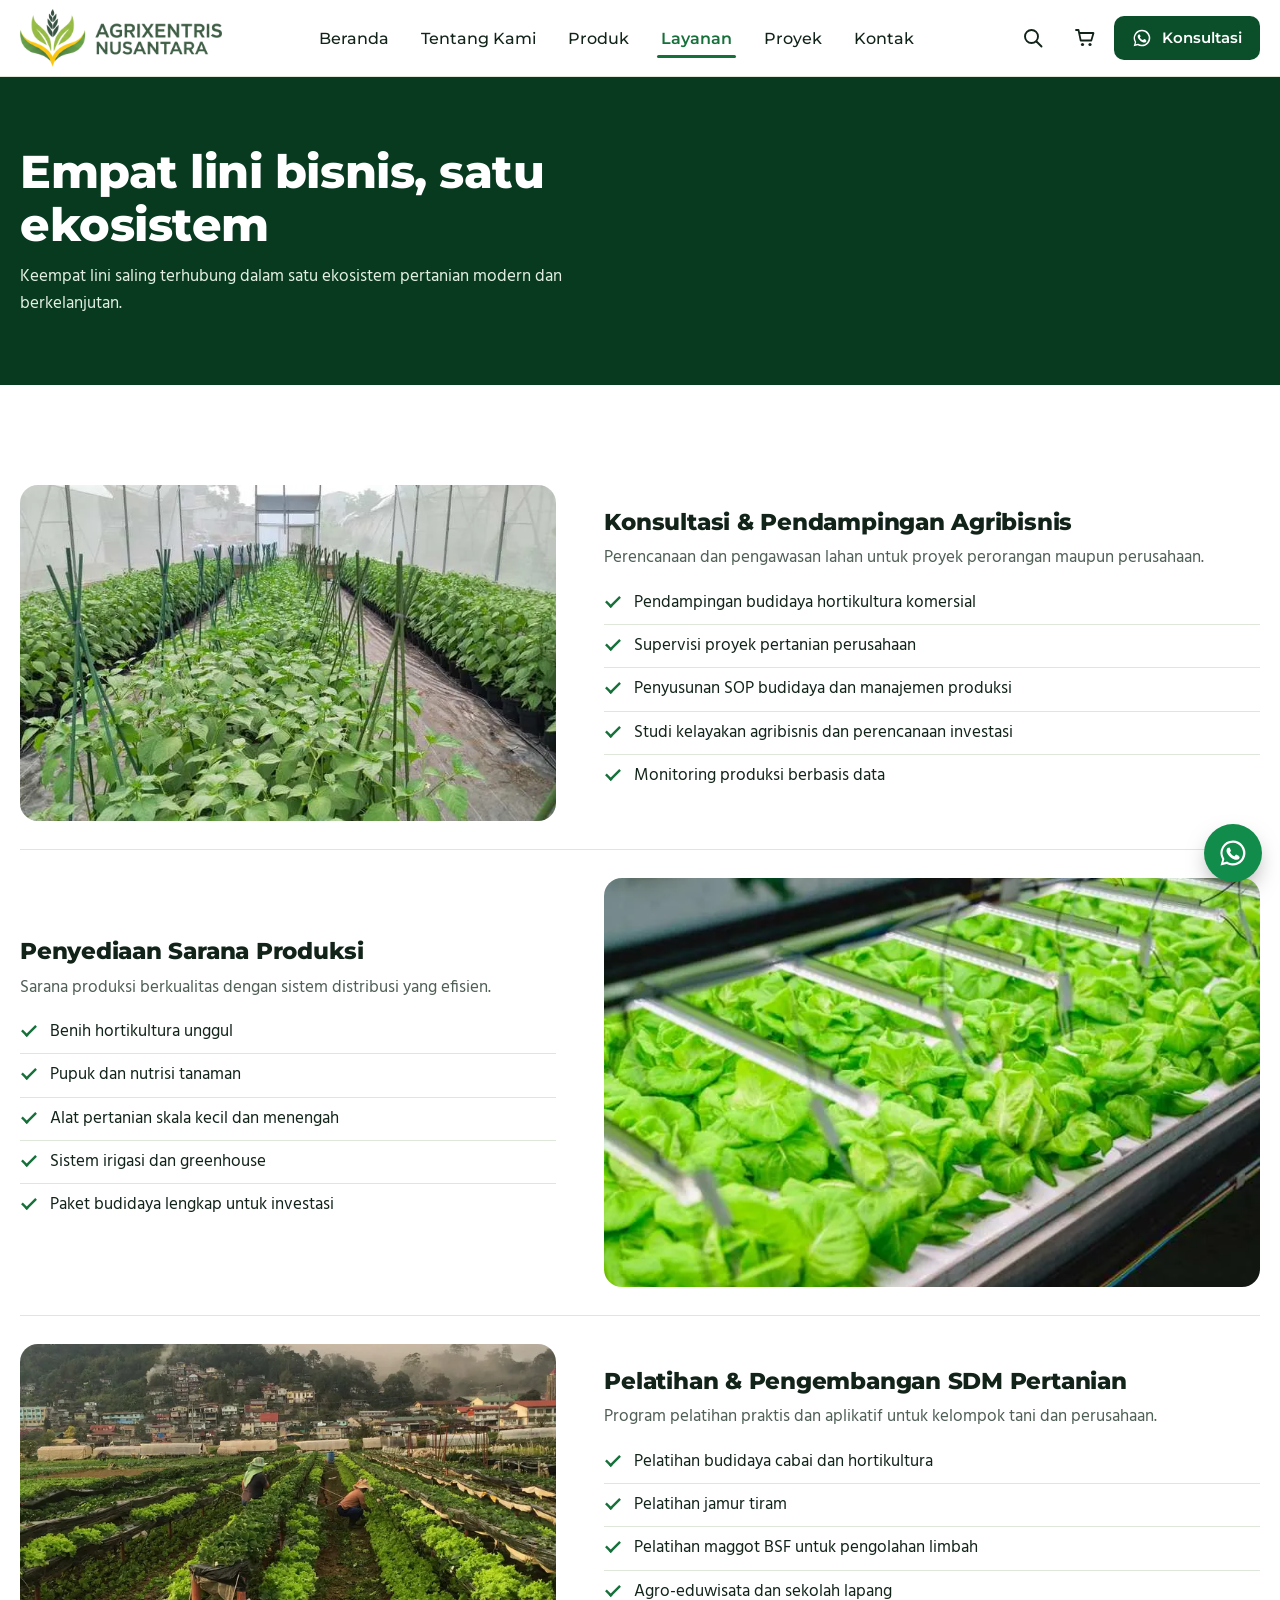
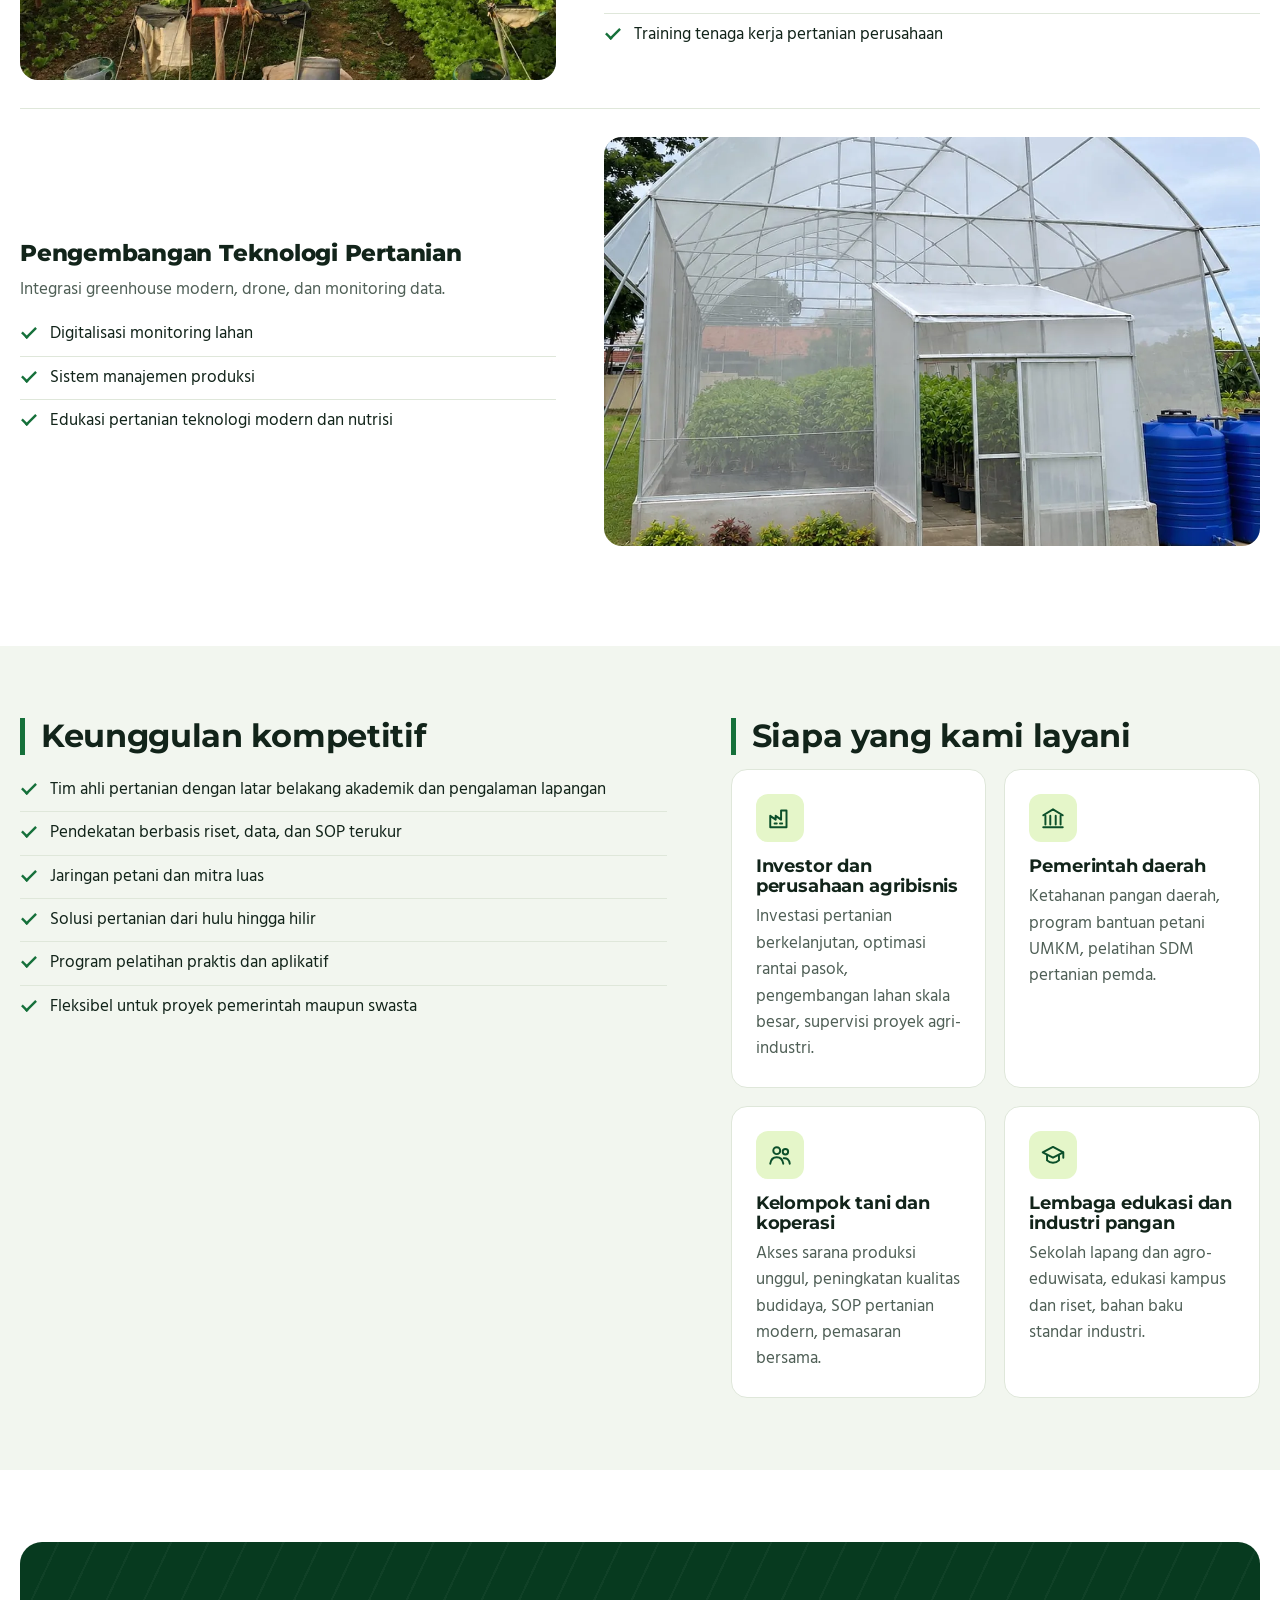
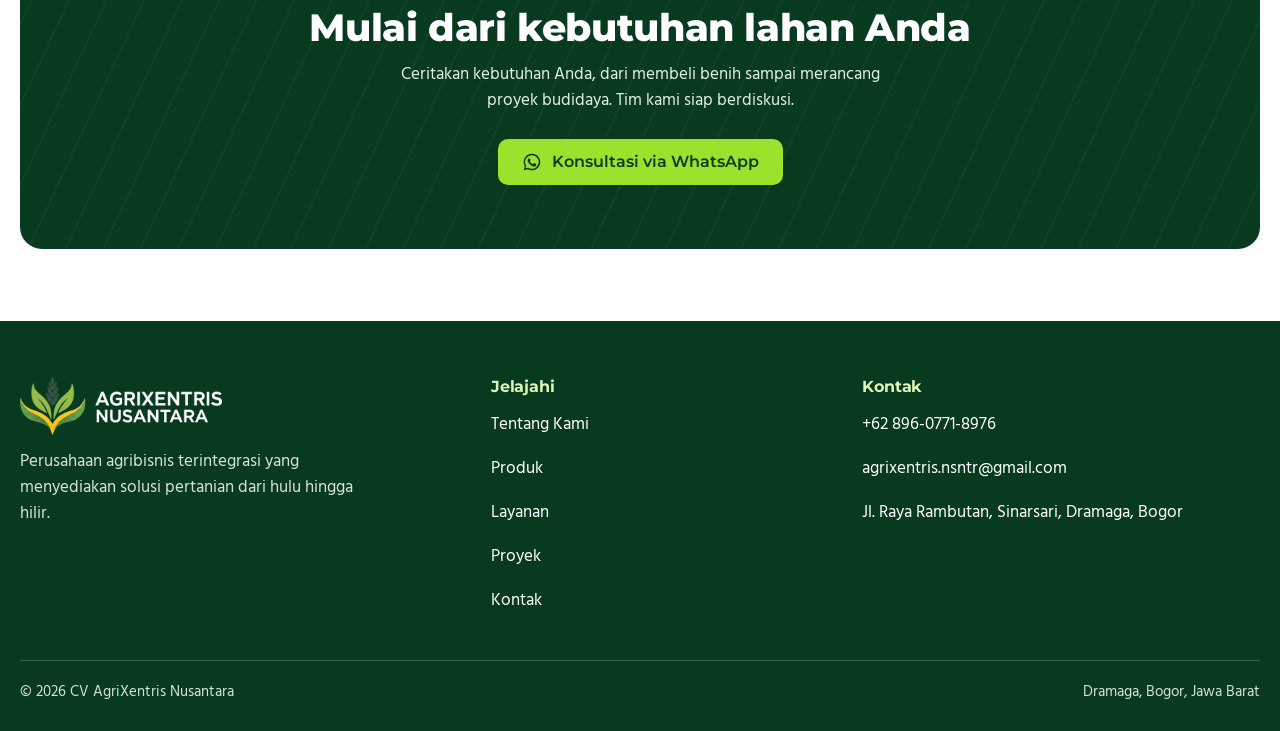
<file: layanan.html>
<!doctype html>
<html lang="id">
<head>
<meta charset="utf-8">
<meta name="viewport" content="width=device-width, initial-scale=1">
<title>Layanan | AgriXentris Nusantara</title>
<meta name="description" content="Empat lini layanan AgriXentris Nusantara: konsultasi dan pendampingan agribisnis, sarana produksi, pelatihan SDM pertanian, dan teknologi pertanian.">
<meta property="og:title" content="Layanan | AgriXentris Nusantara">
<meta property="og:description" content="Empat lini layanan AgriXentris Nusantara: konsultasi dan pendampingan agribisnis, sarana produksi, pelatihan SDM pertanian, dan teknologi pertanian.">
<meta property="og:type" content="website">
<meta property="og:image" content="https://agrixentrisnusantara.com/assets/img/og.jpg">
<meta property="og:image:width" content="1200">
<meta property="og:image:height" content="630">
<meta property="og:site_name" content="AgriXentris Nusantara">
<meta property="og:locale" content="id_ID">
<meta property="og:url" content="https://agrixentrisnusantara.com/layanan">
<link rel="canonical" href="https://agrixentrisnusantara.com/layanan">
<meta name="theme-color" content="#0B4F2A">
<link rel="icon" href="/favicon.ico" sizes="48x48">
<link rel="icon" type="image/png" sizes="96x96" href="/assets/img/favicon-96.png">
<link rel="icon" type="image/png" sizes="192x192" href="/assets/img/favicon-192.png">
<link rel="apple-touch-icon" href="/assets/img/apple-touch-icon.png">
<link rel="preconnect" href="https://fonts.googleapis.com">
<link rel="preconnect" href="https://fonts.gstatic.com" crossorigin>
<link href="https://fonts.googleapis.com/css2?family=Hind:wght@400;500;600&family=Montserrat:wght@500;600;700;800&display=swap" rel="stylesheet">
<link rel="stylesheet" href="/assets/css/site.css">
</head>
<body data-page="layanan">
<svg width="0" height="0" style="position:absolute" aria-hidden="true"><defs>
<symbol id="i-cart" viewBox="0 0 24 24"><path d="M3 4h2.5l2.2 10.5h10.6L20.5 7H7" fill="none" stroke="currentColor" stroke-width="1.8" stroke-linecap="round" stroke-linejoin="round"/><circle cx="9.5" cy="18.5" r="1.6" fill="currentColor"/><circle cx="17" cy="18.5" r="1.6" fill="currentColor"/></symbol>
<symbol id="i-search" viewBox="0 0 24 24"><circle cx="10.5" cy="10.5" r="6.5" fill="none" stroke="currentColor" stroke-width="1.9"/><path d="m15.5 15.5 5 5" stroke="currentColor" stroke-width="1.9" stroke-linecap="round"/></symbol>
<symbol id="i-wa" viewBox="0 0 24 24"><path fill="currentColor" d="M12 2a10 10 0 0 0-8.6 15.1L2 22l5-1.3A10 10 0 1 0 12 2Zm0 18.2c-1.6 0-3.1-.4-4.4-1.2l-.3-.2-3 .8.8-2.9-.2-.3A8.2 8.2 0 1 1 12 20.2Zm4.5-6.1c-.2-.1-1.5-.7-1.7-.8-.2-.1-.4-.1-.6.1l-.8 1c-.1.2-.3.2-.5.1a6.7 6.7 0 0 1-3.3-2.9c-.3-.4.2-.4.7-1.3.1-.2 0-.3 0-.4l-.8-1.8c-.2-.5-.4-.4-.6-.4h-.5c-.2 0-.4.1-.7.3-.2.3-.9.9-.9 2.2s.9 2.5 1.1 2.7c.1.2 1.8 2.8 4.4 3.9 1.6.7 2.3.8 3.1.6.5-.1 1.5-.6 1.7-1.2.2-.6.2-1.1.1-1.2l-.7-.4Z"/></symbol>
<symbol id="i-menu" viewBox="0 0 24 24"><path d="M4 7h16M4 12h16M4 17h16" stroke="currentColor" stroke-width="2" stroke-linecap="round"/></symbol>
<symbol id="i-x" viewBox="0 0 24 24"><path d="M6 6l12 12M18 6 6 18" stroke="currentColor" stroke-width="2" stroke-linecap="round"/></symbol>
<symbol id="i-arrow" viewBox="0 0 24 24"><path d="M5 12h14M13 6l6 6-6 6" fill="none" stroke="currentColor" stroke-width="2" stroke-linecap="round" stroke-linejoin="round"/></symbol>
<symbol id="i-sprout" viewBox="0 0 24 24"><path d="M12 21v-9M12 13c0-4-2.7-6.5-7-6.5C5 10.500 7.700 13 12 13ZM12 11c0-3.500 2.300-5.500 6.500-5.500C18.500 9 16.200 11 12 11Z" fill="none" stroke="currentColor" stroke-width="1.800" stroke-linecap="round" stroke-linejoin="round"/></symbol>
<symbol id="i-pot" viewBox="0 0 24 24"><path d="M6 14h12l-1.500 7h-9L6 14ZM5 14h14M12 14V8M12 9c0-2.500-1.700-4-4.500-4C7.500 7.500 9.200 9 12 9ZM12 7.500c0-2 1.400-3.500 4-3.500 0 2.200-1.400 3.500-4 3.500Z" fill="none" stroke="currentColor" stroke-width="1.800" stroke-linecap="round" stroke-linejoin="round"/></symbol>
<symbol id="i-tools" viewBox="0 0 24 24"><path d="M7 3h10l-1.200 4.500c2.700 1.600 4.200 4.600 4.200 8 0 3.500-2.500 5.500-8 5.500s-8-2-8-5.500c0-3.400 1.500-6.400 4.200-8L7 3ZM9 7.500h6M12 12v5M9.500 14.500h5" fill="none" stroke="currentColor" stroke-width="1.800" stroke-linecap="round" stroke-linejoin="round"/></symbol>
<symbol id="i-consult" viewBox="0 0 24 24"><rect x="4" y="4" width="16" height="16" rx="3" fill="none" stroke="currentColor" stroke-width="1.800"/><path d="m7.500 15 3.200-4 2.600 2.200L16.500 9" fill="none" stroke="currentColor" stroke-width="1.800" stroke-linecap="round" stroke-linejoin="round"/></symbol>
<symbol id="i-people" viewBox="0 0 24 24"><circle cx="9" cy="8" r="3.200" fill="none" stroke="currentColor" stroke-width="1.800"/><circle cx="17" cy="9" r="2.500" fill="none" stroke="currentColor" stroke-width="1.800"/><path d="M3 20c.500-3.800 3-6 6-6s5.500 2.200 6 6M15.500 15c2.800-.500 5 1.300 5.500 5" fill="none" stroke="currentColor" stroke-width="1.800" stroke-linecap="round"/></symbol>
<symbol id="i-signal" viewBox="0 0 24 24"><circle cx="12" cy="10" r="1.800" fill="currentColor"/><path d="M12 12v9M8 14a5.600 5.600 0 0 1 0-8M16 6a5.600 5.600 0 0 1 0 8M5 17A10 10 0 0 1 5 3M19 3a10 10 0 0 1 0 14" fill="none" stroke="currentColor" stroke-width="1.800" stroke-linecap="round"/></symbol>
<symbol id="i-shield" viewBox="0 0 24 24"><path d="M12 3 5 5.500V11c0 4.500 2.900 8 7 10 4.100-2 7-5.500 7-10V5.500L12 3Z" fill="none" stroke="currentColor" stroke-width="1.800" stroke-linejoin="round"/><path d="m8.800 12 2.300 2.300 4.200-4.600" fill="none" stroke="currentColor" stroke-width="1.800" stroke-linecap="round" stroke-linejoin="round"/></symbol>
<symbol id="i-bulb" viewBox="0 0 24 24"><path d="M9 18h6M10 21h4M12 3a6 6 0 0 0-3.500 10.900c.600.500 1 1.200 1 2.100h5c0-.900.400-1.600 1-2.100A6 6 0 0 0 12 3Z" fill="none" stroke="currentColor" stroke-width="1.800" stroke-linecap="round" stroke-linejoin="round"/></symbol>
<symbol id="i-gear" viewBox="0 0 24 24"><circle cx="12" cy="12" r="3" fill="none" stroke="currentColor" stroke-width="1.800"/><path d="M12 2.500v3M12 18.500v3M2.500 12h3M18.500 12h3M5.300 5.300l2.100 2.100M16.600 16.600l2.100 2.100M5.300 18.700l2.100-2.100M16.600 7.400l2.100-2.100" stroke="currentColor" stroke-width="1.800" stroke-linecap="round"/></symbol>
<symbol id="i-leaf" viewBox="0 0 24 24"><path d="M5 19c0-9 5-14 15-14 0 10-5 15-14 14ZM5 19 14 10" fill="none" stroke="currentColor" stroke-width="1.800" stroke-linecap="round" stroke-linejoin="round"/></symbol>
<symbol id="i-target" viewBox="0 0 24 24"><circle cx="11" cy="13" r="8" fill="none" stroke="currentColor" stroke-width="1.800"/><circle cx="11" cy="13" r="4" fill="none" stroke="currentColor" stroke-width="1.800"/><path d="m11 13 6.500-6.500M17.500 6.500V3.500M17.500 6.500h3" stroke="currentColor" stroke-width="1.800" stroke-linecap="round"/></symbol>
<symbol id="i-gov" viewBox="0 0 24 24"><path d="M3 9.500 12 4l9 5.500M5 10v8M9.500 10v8M14.500 10v8M19 10v8M3 20.500h18" fill="none" stroke="currentColor" stroke-width="1.800" stroke-linecap="round" stroke-linejoin="round"/></symbol>
<symbol id="i-factory" viewBox="0 0 24 24"><path d="M3 20.500V10l5 3.500V10l5 3.500V5h5v15.500H3ZM7 17h2M12 17h2" fill="none" stroke="currentColor" stroke-width="1.800" stroke-linecap="round" stroke-linejoin="round"/></symbol>
<symbol id="i-school" viewBox="0 0 24 24"><path d="m2.500 9.500 9.500-5 9.500 5-9.500 5-9.500-5ZM6.500 12v5c1.500 1.500 3.300 2.200 5.500 2.200s4-.700 5.500-2.200v-5M21.500 9.500v5" fill="none" stroke="currentColor" stroke-width="1.800" stroke-linecap="round" stroke-linejoin="round"/></symbol>
<symbol id="i-truck" viewBox="0 0 24 24"><path d="M2.500 6.500h11v10h-11v-10ZM13.500 10h4.500l3.500 3.500v3h-8V10Z" fill="none" stroke="currentColor" stroke-width="1.800" stroke-linejoin="round"/><circle cx="7" cy="17.500" r="1.800" fill="currentColor"/><circle cx="17.500" cy="17.500" r="1.800" fill="currentColor"/></symbol>
<symbol id="i-pin" viewBox="0 0 24 24"><path d="M12 21s7-6.200 7-11.500a7 7 0 1 0-14 0C5 14.800 12 21 12 21Z" fill="none" stroke="currentColor" stroke-width="1.800"/><circle cx="12" cy="9.500" r="2.300" fill="currentColor"/></symbol>
<symbol id="i-mail" viewBox="0 0 24 24"><rect x="3" y="5" width="18" height="14" rx="2" fill="none" stroke="currentColor" stroke-width="1.800"/><path d="m4 7 8 6 8-6" fill="none" stroke="currentColor" stroke-width="1.800"/></symbol>
<symbol id="i-phone" viewBox="0 0 24 24"><path d="M5 4h4l2 5-2.500 1.500a11 11 0 0 0 5 5L15 13l5 2v4a2 2 0 0 1-2 2A16 16 0 0 1 3 6a2 2 0 0 1 2-2Z" fill="none" stroke="currentColor" stroke-width="1.800" stroke-linejoin="round"/></symbol>
<symbol id="i-play" viewBox="0 0 24 24"><path d="M7 4.500v15l12-7.500-12-7.500Z" fill="currentColor"/></symbol>
<symbol id="i-calendar" viewBox="0 0 24 24"><rect x="3.500" y="5" width="17" height="15.500" rx="2.500" fill="none" stroke="currentColor" stroke-width="1.800"/><path d="M3.500 10h17M8 3v4M16 3v4" stroke="currentColor" stroke-width="1.800" stroke-linecap="round"/></symbol>
<symbol id="i-layers" viewBox="0 0 24 24"><path d="m12 3 9 5-9 5-9-5 9-5ZM3 12.500l9 5 9-5M3 17l9 5 9-5" fill="none" stroke="currentColor" stroke-width="1.800" stroke-linecap="round" stroke-linejoin="round"/></symbol>
</defs></svg>
<a class="sr" href="#main">Langsung ke isi</a>
<header class="site-head">
  <div class="wrap head-row">
    <a class="brand" href="/" aria-label="AgriXentris Nusantara, ke beranda"><img src="/assets/img/logo.png" alt="AgriXentris Nusantara" width="181" height="52"></a>
    <nav class="nav" id="nav" aria-label="Navigasi utama">
      <a href="/">Beranda</a><a href="/tentang">Tentang Kami</a><a href="/produk">Produk</a><a href="/layanan" aria-current="page">Layanan</a><a href="/proyek">Proyek</a><a href="/kontak">Kontak</a>
    </nav>
    <div class="head-tools">
      <button type="button" class="icon-btn" id="searchBtn" aria-label="Cari produk" aria-expanded="false" aria-controls="searchbar"><svg aria-hidden="true"><use href="#i-search"/></svg></button>
      <button type="button" class="icon-btn" id="cartBtn" aria-label="Buka keranjang"><svg aria-hidden="true"><use href="#i-cart"/></svg><span class="cart-count" id="cartCount" hidden>0</span></button>
      <a class="btn btn-forest btn-sm js-wa" target="_blank" rel="noopener" data-msg="Halo AgriXentris Nusantara, saya ingin konsultasi." href="https://wa.me/6289607718976?text=Halo%20AgriXentris%20Nusantara%2C%20saya%20ingin%20konsultasi."><svg aria-hidden="true"><use href="#i-wa"/></svg>Konsultasi</a>
      <button type="button" class="icon-btn menu-btn" id="menuBtn" aria-label="Buka menu" aria-expanded="false" aria-controls="nav"><svg aria-hidden="true"><use href="#i-menu"/></svg></button>
    </div>
  </div>
  <div class="searchbar" id="searchbar" hidden>
    <form class="wrap" action="/produk" method="get" role="search">
      <label class="sr" for="headSearch">Cari produk</label>
      <input class="field" id="headSearch" type="search" name="q" placeholder="Cari benih, starter pack, tanaman…">
      <button class="btn btn-forest" type="submit">Cari</button>
    </form>
  </div>
</header>
<main id="main">

<section class="page-hero on-dark"><div class="wrap">
  <h1>Empat lini bisnis, satu ekosistem</h1>
  <p>Keempat lini saling terhubung dalam satu ekosistem pertanian modern dan berkelanjutan.</p>
</div></section>
<section><div class="wrap">
  <div class="svc" id="konsultasi"><img src="/assets/img/greenhouse-ajir.webp" alt="Tanaman berajir di dalam greenhouse" loading="lazy"><div><h3>Konsultasi &amp; Pendampingan Agribisnis</h3><p class="muted" style="margin-bottom:10px">Perencanaan dan pengawasan lahan untuk proyek perorangan maupun perusahaan.</p><ul class="ticks"><li>Pendampingan budidaya hortikultura komersial</li><li>Supervisi proyek pertanian perusahaan</li><li>Penyusunan SOP budidaya dan manajemen produksi</li><li>Studi kelayakan agribisnis dan perencanaan investasi</li><li>Monitoring produksi berbasis data</li></ul></div></div>
  <div class="svc" id="sarana"><img src="/assets/img/hidroponik-selada.webp" alt="Selada hidroponik" loading="lazy"><div><h3>Penyediaan Sarana Produksi</h3><p class="muted" style="margin-bottom:10px">Sarana produksi berkualitas dengan sistem distribusi yang efisien.</p><ul class="ticks"><li>Benih hortikultura unggul</li><li>Pupuk dan nutrisi tanaman</li><li>Alat pertanian skala kecil dan menengah</li><li>Sistem irigasi dan greenhouse</li><li>Paket budidaya lengkap untuk investasi</li></ul></div></div>
  <div class="svc" id="pelatihan"><img src="/assets/img/lahan-terasering.webp" alt="Petani bekerja di lahan sayur" loading="lazy"><div><h3>Pelatihan &amp; Pengembangan SDM Pertanian</h3><p class="muted" style="margin-bottom:10px">Program pelatihan praktis dan aplikatif untuk kelompok tani dan perusahaan.</p><ul class="ticks"><li>Pelatihan budidaya cabai dan hortikultura</li><li>Pelatihan jamur tiram</li><li>Pelatihan maggot BSF untuk pengolahan limbah</li><li>Agro-eduwisata dan sekolah lapang</li><li>Training tenaga kerja pertanian perusahaan</li></ul></div></div>
  <div class="svc" id="teknologi"><img src="/assets/img/greenhouse-depan.webp" alt="Bangunan greenhouse" loading="lazy"><div><h3>Pengembangan Teknologi Pertanian</h3><p class="muted" style="margin-bottom:10px">Integrasi greenhouse modern, drone, dan monitoring data.</p><ul class="ticks"><li>Digitalisasi monitoring lahan</li><li>Sistem manajemen produksi</li><li>Edukasi pertanian teknologi modern dan nutrisi</li></ul></div></div>
</div></section>
<section class="soft"><div class="wrap split">
  <div><h2 class="sec-title" style="margin-bottom:14px">Keunggulan kompetitif</h2>
    <ul class="ticks"><li>Tim ahli pertanian dengan latar belakang akademik dan pengalaman lapangan</li><li>Pendekatan berbasis riset, data, dan SOP terukur</li><li>Jaringan petani dan mitra luas</li><li>Solusi pertanian dari hulu hingga hilir</li><li>Program pelatihan praktis dan aplikatif</li><li>Fleksibel untuk proyek pemerintah maupun swasta</li></ul>
  </div>
  <div><h2 class="sec-title" style="margin-bottom:14px">Siapa yang kami layani</h2>
    <div class="cards" style="grid-template-columns:1fr 1fr">
      <div class="card"><span class="ic"><svg aria-hidden="true"><use href="#i-factory"/></svg></span><h3>Investor dan perusahaan agribisnis</h3><p>Investasi pertanian berkelanjutan, optimasi rantai pasok, pengembangan lahan skala besar, supervisi proyek agri-industri.</p></div>
      <div class="card"><span class="ic"><svg aria-hidden="true"><use href="#i-gov"/></svg></span><h3>Pemerintah daerah</h3><p>Ketahanan pangan daerah, program bantuan petani UMKM, pelatihan SDM pertanian pemda.</p></div>
      <div class="card"><span class="ic"><svg aria-hidden="true"><use href="#i-people"/></svg></span><h3>Kelompok tani dan koperasi</h3><p>Akses sarana produksi unggul, peningkatan kualitas budidaya, SOP pertanian modern, pemasaran bersama.</p></div>
      <div class="card"><span class="ic"><svg aria-hidden="true"><use href="#i-school"/></svg></span><h3>Lembaga edukasi dan industri pangan</h3><p>Sekolah lapang dan agro-eduwisata, edukasi kampus dan riset, bahan baku standar industri.</p></div>
    </div>
  </div>
</div></section>
<section>
  <div class="wrap"><div class="cta on-dark">
    <h2>Mulai dari kebutuhan lahan Anda</h2>
    <p>Ceritakan kebutuhan Anda, dari membeli benih sampai merancang proyek budidaya. Tim kami siap berdiskusi.</p>
    <a class="btn btn-lime js-wa" target="_blank" rel="noopener" data-msg="Halo AgriXentris Nusantara, saya ingin konsultasi." href="https://wa.me/6289607718976?text=Halo%20AgriXentris%20Nusantara%2C%20saya%20ingin%20konsultasi."><svg aria-hidden="true"><use href="#i-wa"/></svg>Konsultasi via WhatsApp</a>
  </div></div>
</section>
</main>
<footer class="on-dark">
  <div class="wrap">
    <div class="foot">
      <div>
        <a class="brand" href="/" aria-label="AgriXentris Nusantara, ke beranda"><img src="/assets/img/logo-putih.png" alt="AgriXentris Nusantara" width="181" height="52" style="background:none;padding:0"></a>
        <p>Perusahaan agribisnis terintegrasi yang menyediakan solusi pertanian dari hulu hingga hilir.</p>
      </div>
      <div>
        <h2>Jelajahi</h2>
        <ul><li><a href="/tentang">Tentang Kami</a></li><li><a href="/produk">Produk</a></li><li><a href="/layanan">Layanan</a></li><li><a href="/proyek">Proyek</a></li><li><a href="/kontak">Kontak</a></li></ul>
      </div>
      <div>
        <h2>Kontak</h2>
        <ul>
          <li><a href="tel:+6289607718976">+62 896-0771-8976</a></li>
          <li><a href="mailto:agrixentris.nsntr@gmail.com">agrixentris.nsntr@gmail.com</a></li>
          <li><span>Jl. Raya Rambutan, Sinarsari, Dramaga, Bogor</span></li>
        </ul>
      </div>
    </div>
    <div class="foot-bottom"><span>© <span id="yr">2026</span> CV AgriXentris Nusantara</span><span>Dramaga, Bogor, Jawa Barat</span></div>
  </div>
</footer>
<a class="wa-fab js-wa" target="_blank" rel="noopener" aria-label="Chat WhatsApp" data-msg="Halo AgriXentris Nusantara, saya ingin bertanya." href="https://wa.me/6289607718976?text=Halo%20AgriXentris%20Nusantara%2C%20saya%20ingin%20bertanya."><svg aria-hidden="true"><use href="#i-wa"/></svg></a>
<dialog class="drawer" id="cartDrawer" aria-labelledby="cartTitle">
  <div class="drawer-in">
    <div class="drawer-head"><h2 id="cartTitle">Keranjang</h2><button type="button" class="icon-btn" id="cartClose" aria-label="Tutup keranjang"><svg aria-hidden="true"><use href="#i-x"/></svg></button></div>
    <div class="drawer-body" id="cartBody"></div>
    <form class="drawer-foot" id="cartFoot" hidden novalidate>
      <div class="total"><span>Total</span><span id="cartTotal"></span></div>
      <fieldset class="cust">
        <legend>Data pemesan</legend>
        <div class="fld"><label for="custNama">Nama lengkap</label><input class="field" id="custNama" name="nama" type="text" autocomplete="name" required aria-describedby="custNamaErr"><p class="ferr" id="custNamaErr" role="alert"></p></div>
        <div class="fld"><label for="custHp">No. HP / WhatsApp</label><input class="field" id="custHp" name="hp" type="tel" inputmode="tel" autocomplete="tel" placeholder="0812 3456 7890" required aria-describedby="custHpErr"><p class="ferr" id="custHpErr" role="alert"></p></div>
        <div class="fld"><label for="custEmail">Email</label><input class="field" id="custEmail" name="email" type="email" autocomplete="email" placeholder="nama@email.com" required aria-describedby="custEmailErr"><p class="ferr" id="custEmailErr" role="alert"></p></div>
        <div class="fld"><label for="custAlamat">Alamat pengiriman</label><textarea class="field" id="custAlamat" name="alamat" rows="2" autocomplete="street-address" required aria-describedby="custAlamatErr"></textarea><p class="ferr" id="custAlamatErr" role="alert"></p></div>
      </fieldset>
      <p class="err" id="cartErr" role="alert"></p>
      <button class="btn btn-forest" id="cartCheckout" type="submit"><svg aria-hidden="true"><use href="#i-wa"/></svg>Pesan via WhatsApp</button>
      <p class="muted" style="font-size:.9rem">Data pemesan ikut terkirim di pesan WhatsApp. Pembayaran dan pengiriman dikonfirmasi oleh tim kami.</p>
    </form>
  </div>
</dialog>
<div class="toast" id="toast" role="status" aria-live="polite"></div>
<script src="/assets/js/site.js" defer></script>

</body>
</html>
</file>
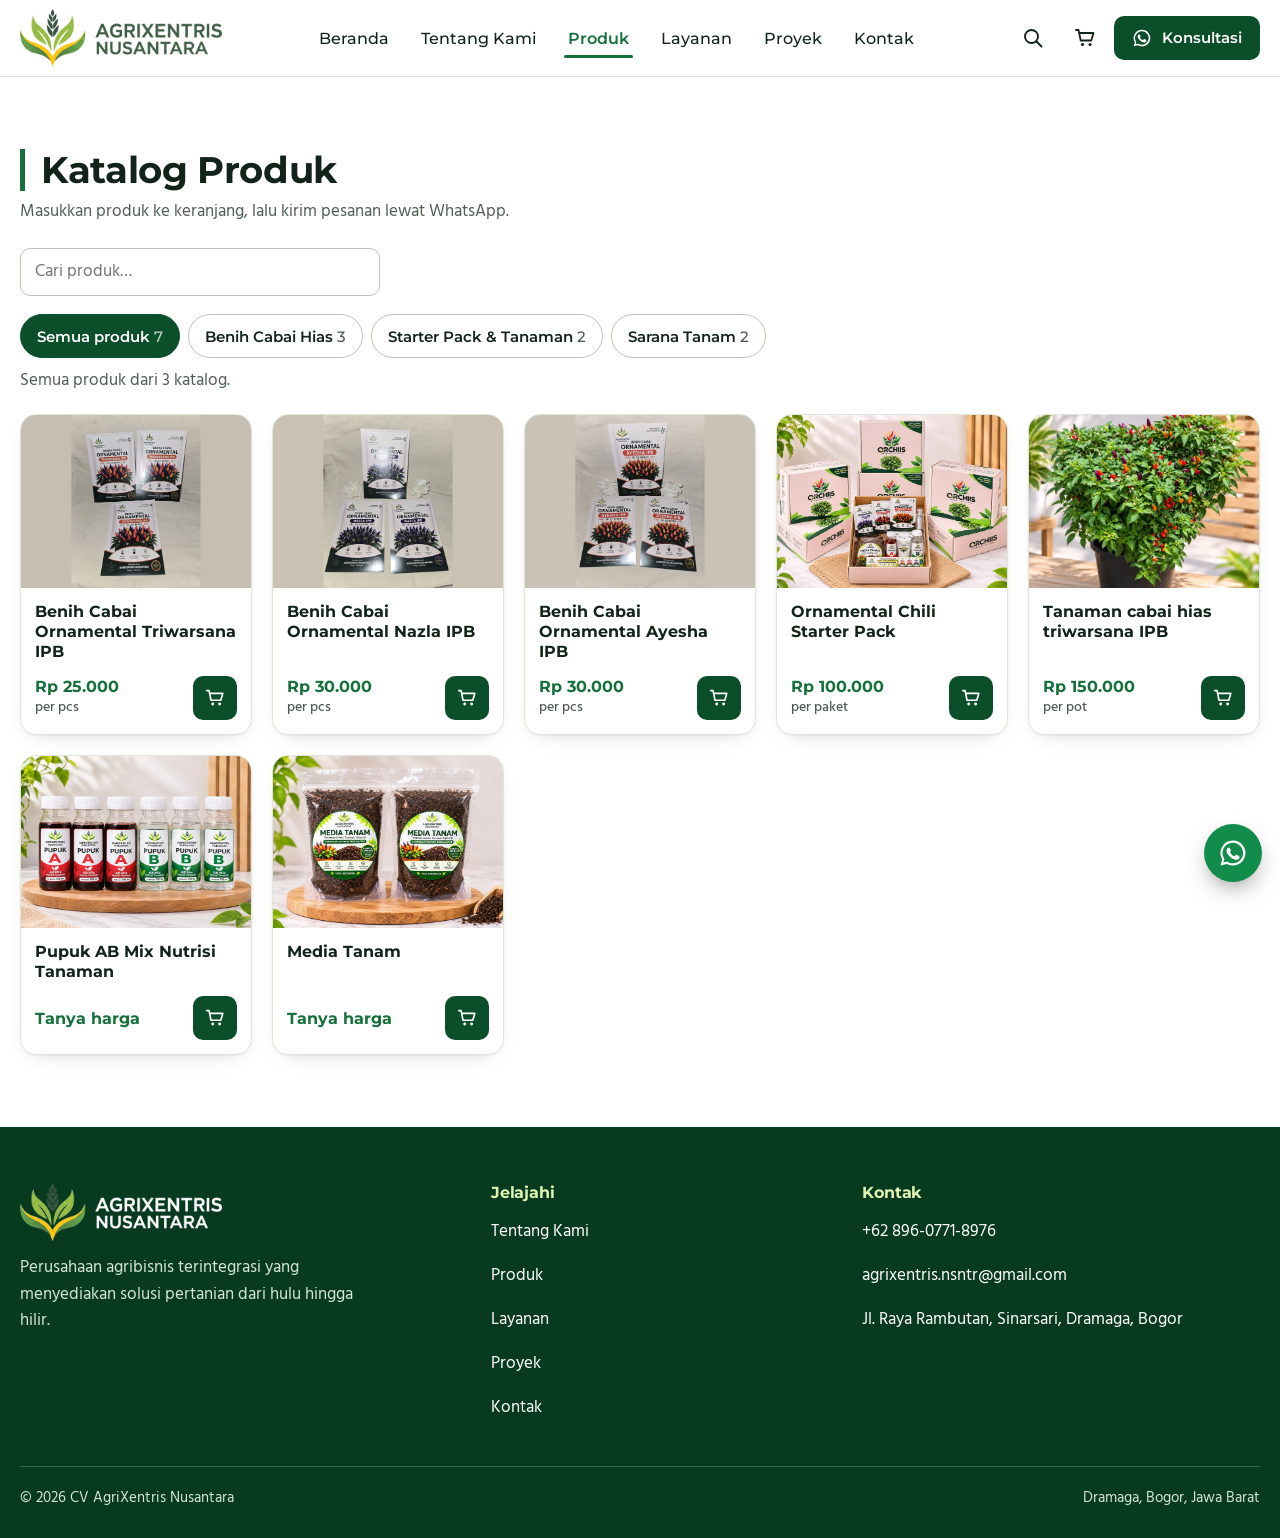
<file: produk.html>
<!doctype html>
<html lang="id">
<head>
<meta charset="utf-8">
<meta name="viewport" content="width=device-width, initial-scale=1">
<title>Katalog Produk | AgriXentris Nusantara</title>
<meta name="description" content="Katalog AgriXentris Nusantara: benih cabai ornamental IPB, starter pack, tanaman cabai hias, dan sarana tanam. Pesan lewat WhatsApp.">
<meta property="og:title" content="Katalog Produk | AgriXentris Nusantara">
<meta property="og:description" content="Katalog AgriXentris Nusantara: benih cabai ornamental IPB, starter pack, tanaman cabai hias, dan sarana tanam. Pesan lewat WhatsApp.">
<meta property="og:type" content="website">
<meta property="og:image" content="https://agrixentrisnusantara.com/assets/img/og.jpg">
<meta property="og:image:width" content="1200">
<meta property="og:image:height" content="630">
<meta property="og:site_name" content="AgriXentris Nusantara">
<meta property="og:locale" content="id_ID">
<meta property="og:url" content="https://agrixentrisnusantara.com/produk">
<link rel="canonical" href="https://agrixentrisnusantara.com/produk">
<meta name="theme-color" content="#0B4F2A">
<link rel="icon" href="/favicon.ico" sizes="48x48">
<link rel="icon" type="image/png" sizes="96x96" href="/assets/img/favicon-96.png">
<link rel="icon" type="image/png" sizes="192x192" href="/assets/img/favicon-192.png">
<link rel="apple-touch-icon" href="/assets/img/apple-touch-icon.png">
<link rel="preconnect" href="https://fonts.googleapis.com">
<link rel="preconnect" href="https://fonts.gstatic.com" crossorigin>
<link href="https://fonts.googleapis.com/css2?family=Hind:wght@400;500;600&family=Montserrat:wght@500;600;700;800&display=swap" rel="stylesheet">
<link rel="stylesheet" href="/assets/css/site.css">
</head>
<body data-page="produk">
<svg width="0" height="0" style="position:absolute" aria-hidden="true"><defs>
<symbol id="i-cart" viewBox="0 0 24 24"><path d="M3 4h2.5l2.2 10.5h10.6L20.5 7H7" fill="none" stroke="currentColor" stroke-width="1.8" stroke-linecap="round" stroke-linejoin="round"/><circle cx="9.5" cy="18.5" r="1.6" fill="currentColor"/><circle cx="17" cy="18.5" r="1.6" fill="currentColor"/></symbol>
<symbol id="i-search" viewBox="0 0 24 24"><circle cx="10.5" cy="10.5" r="6.5" fill="none" stroke="currentColor" stroke-width="1.9"/><path d="m15.5 15.5 5 5" stroke="currentColor" stroke-width="1.9" stroke-linecap="round"/></symbol>
<symbol id="i-wa" viewBox="0 0 24 24"><path fill="currentColor" d="M12 2a10 10 0 0 0-8.6 15.1L2 22l5-1.3A10 10 0 1 0 12 2Zm0 18.2c-1.6 0-3.1-.4-4.4-1.2l-.3-.2-3 .8.8-2.9-.2-.3A8.2 8.2 0 1 1 12 20.2Zm4.5-6.1c-.2-.1-1.5-.7-1.7-.8-.2-.1-.4-.1-.6.1l-.8 1c-.1.2-.3.2-.5.1a6.7 6.7 0 0 1-3.3-2.9c-.3-.4.2-.4.7-1.3.1-.2 0-.3 0-.4l-.8-1.8c-.2-.5-.4-.4-.6-.4h-.5c-.2 0-.4.1-.7.3-.2.3-.9.9-.9 2.2s.9 2.5 1.1 2.7c.1.2 1.8 2.8 4.4 3.9 1.6.7 2.3.8 3.1.6.5-.1 1.5-.6 1.7-1.2.2-.6.2-1.1.1-1.2l-.7-.4Z"/></symbol>
<symbol id="i-menu" viewBox="0 0 24 24"><path d="M4 7h16M4 12h16M4 17h16" stroke="currentColor" stroke-width="2" stroke-linecap="round"/></symbol>
<symbol id="i-x" viewBox="0 0 24 24"><path d="M6 6l12 12M18 6 6 18" stroke="currentColor" stroke-width="2" stroke-linecap="round"/></symbol>
<symbol id="i-arrow" viewBox="0 0 24 24"><path d="M5 12h14M13 6l6 6-6 6" fill="none" stroke="currentColor" stroke-width="2" stroke-linecap="round" stroke-linejoin="round"/></symbol>
<symbol id="i-sprout" viewBox="0 0 24 24"><path d="M12 21v-9M12 13c0-4-2.7-6.5-7-6.5C5 10.500 7.700 13 12 13ZM12 11c0-3.500 2.300-5.500 6.500-5.500C18.500 9 16.200 11 12 11Z" fill="none" stroke="currentColor" stroke-width="1.800" stroke-linecap="round" stroke-linejoin="round"/></symbol>
<symbol id="i-pot" viewBox="0 0 24 24"><path d="M6 14h12l-1.500 7h-9L6 14ZM5 14h14M12 14V8M12 9c0-2.500-1.700-4-4.500-4C7.500 7.500 9.200 9 12 9ZM12 7.500c0-2 1.400-3.500 4-3.500 0 2.200-1.400 3.500-4 3.500Z" fill="none" stroke="currentColor" stroke-width="1.800" stroke-linecap="round" stroke-linejoin="round"/></symbol>
<symbol id="i-tools" viewBox="0 0 24 24"><path d="M7 3h10l-1.200 4.500c2.700 1.600 4.200 4.600 4.200 8 0 3.500-2.500 5.500-8 5.500s-8-2-8-5.500c0-3.400 1.500-6.400 4.200-8L7 3ZM9 7.500h6M12 12v5M9.500 14.500h5" fill="none" stroke="currentColor" stroke-width="1.800" stroke-linecap="round" stroke-linejoin="round"/></symbol>
<symbol id="i-consult" viewBox="0 0 24 24"><rect x="4" y="4" width="16" height="16" rx="3" fill="none" stroke="currentColor" stroke-width="1.800"/><path d="m7.500 15 3.200-4 2.600 2.200L16.500 9" fill="none" stroke="currentColor" stroke-width="1.800" stroke-linecap="round" stroke-linejoin="round"/></symbol>
<symbol id="i-people" viewBox="0 0 24 24"><circle cx="9" cy="8" r="3.200" fill="none" stroke="currentColor" stroke-width="1.800"/><circle cx="17" cy="9" r="2.500" fill="none" stroke="currentColor" stroke-width="1.800"/><path d="M3 20c.500-3.800 3-6 6-6s5.500 2.200 6 6M15.500 15c2.800-.500 5 1.300 5.500 5" fill="none" stroke="currentColor" stroke-width="1.800" stroke-linecap="round"/></symbol>
<symbol id="i-signal" viewBox="0 0 24 24"><circle cx="12" cy="10" r="1.800" fill="currentColor"/><path d="M12 12v9M8 14a5.600 5.600 0 0 1 0-8M16 6a5.600 5.600 0 0 1 0 8M5 17A10 10 0 0 1 5 3M19 3a10 10 0 0 1 0 14" fill="none" stroke="currentColor" stroke-width="1.800" stroke-linecap="round"/></symbol>
<symbol id="i-shield" viewBox="0 0 24 24"><path d="M12 3 5 5.500V11c0 4.500 2.900 8 7 10 4.100-2 7-5.500 7-10V5.500L12 3Z" fill="none" stroke="currentColor" stroke-width="1.800" stroke-linejoin="round"/><path d="m8.800 12 2.300 2.300 4.200-4.600" fill="none" stroke="currentColor" stroke-width="1.800" stroke-linecap="round" stroke-linejoin="round"/></symbol>
<symbol id="i-bulb" viewBox="0 0 24 24"><path d="M9 18h6M10 21h4M12 3a6 6 0 0 0-3.500 10.900c.600.500 1 1.200 1 2.100h5c0-.900.400-1.600 1-2.100A6 6 0 0 0 12 3Z" fill="none" stroke="currentColor" stroke-width="1.800" stroke-linecap="round" stroke-linejoin="round"/></symbol>
<symbol id="i-gear" viewBox="0 0 24 24"><circle cx="12" cy="12" r="3" fill="none" stroke="currentColor" stroke-width="1.800"/><path d="M12 2.500v3M12 18.500v3M2.500 12h3M18.500 12h3M5.300 5.300l2.100 2.100M16.600 16.600l2.100 2.100M5.300 18.700l2.100-2.100M16.600 7.400l2.100-2.100" stroke="currentColor" stroke-width="1.800" stroke-linecap="round"/></symbol>
<symbol id="i-leaf" viewBox="0 0 24 24"><path d="M5 19c0-9 5-14 15-14 0 10-5 15-14 14ZM5 19 14 10" fill="none" stroke="currentColor" stroke-width="1.800" stroke-linecap="round" stroke-linejoin="round"/></symbol>
<symbol id="i-target" viewBox="0 0 24 24"><circle cx="11" cy="13" r="8" fill="none" stroke="currentColor" stroke-width="1.800"/><circle cx="11" cy="13" r="4" fill="none" stroke="currentColor" stroke-width="1.800"/><path d="m11 13 6.500-6.500M17.500 6.500V3.500M17.500 6.500h3" stroke="currentColor" stroke-width="1.800" stroke-linecap="round"/></symbol>
<symbol id="i-gov" viewBox="0 0 24 24"><path d="M3 9.500 12 4l9 5.500M5 10v8M9.500 10v8M14.500 10v8M19 10v8M3 20.500h18" fill="none" stroke="currentColor" stroke-width="1.800" stroke-linecap="round" stroke-linejoin="round"/></symbol>
<symbol id="i-factory" viewBox="0 0 24 24"><path d="M3 20.500V10l5 3.500V10l5 3.500V5h5v15.500H3ZM7 17h2M12 17h2" fill="none" stroke="currentColor" stroke-width="1.800" stroke-linecap="round" stroke-linejoin="round"/></symbol>
<symbol id="i-school" viewBox="0 0 24 24"><path d="m2.500 9.500 9.500-5 9.500 5-9.500 5-9.500-5ZM6.500 12v5c1.500 1.500 3.300 2.200 5.500 2.200s4-.700 5.500-2.200v-5M21.500 9.500v5" fill="none" stroke="currentColor" stroke-width="1.800" stroke-linecap="round" stroke-linejoin="round"/></symbol>
<symbol id="i-truck" viewBox="0 0 24 24"><path d="M2.500 6.500h11v10h-11v-10ZM13.500 10h4.500l3.500 3.500v3h-8V10Z" fill="none" stroke="currentColor" stroke-width="1.800" stroke-linejoin="round"/><circle cx="7" cy="17.500" r="1.800" fill="currentColor"/><circle cx="17.500" cy="17.500" r="1.800" fill="currentColor"/></symbol>
<symbol id="i-pin" viewBox="0 0 24 24"><path d="M12 21s7-6.200 7-11.500a7 7 0 1 0-14 0C5 14.800 12 21 12 21Z" fill="none" stroke="currentColor" stroke-width="1.800"/><circle cx="12" cy="9.500" r="2.300" fill="currentColor"/></symbol>
<symbol id="i-mail" viewBox="0 0 24 24"><rect x="3" y="5" width="18" height="14" rx="2" fill="none" stroke="currentColor" stroke-width="1.800"/><path d="m4 7 8 6 8-6" fill="none" stroke="currentColor" stroke-width="1.800"/></symbol>
<symbol id="i-phone" viewBox="0 0 24 24"><path d="M5 4h4l2 5-2.500 1.500a11 11 0 0 0 5 5L15 13l5 2v4a2 2 0 0 1-2 2A16 16 0 0 1 3 6a2 2 0 0 1 2-2Z" fill="none" stroke="currentColor" stroke-width="1.800" stroke-linejoin="round"/></symbol>
<symbol id="i-play" viewBox="0 0 24 24"><path d="M7 4.500v15l12-7.500-12-7.500Z" fill="currentColor"/></symbol>
<symbol id="i-calendar" viewBox="0 0 24 24"><rect x="3.500" y="5" width="17" height="15.500" rx="2.500" fill="none" stroke="currentColor" stroke-width="1.800"/><path d="M3.500 10h17M8 3v4M16 3v4" stroke="currentColor" stroke-width="1.800" stroke-linecap="round"/></symbol>
<symbol id="i-layers" viewBox="0 0 24 24"><path d="m12 3 9 5-9 5-9-5 9-5ZM3 12.500l9 5 9-5M3 17l9 5 9-5" fill="none" stroke="currentColor" stroke-width="1.800" stroke-linecap="round" stroke-linejoin="round"/></symbol>
</defs></svg>
<a class="sr" href="#main">Langsung ke isi</a>
<header class="site-head">
  <div class="wrap head-row">
    <a class="brand" href="/" aria-label="AgriXentris Nusantara, ke beranda"><img src="/assets/img/logo.png" alt="AgriXentris Nusantara" width="181" height="52"></a>
    <nav class="nav" id="nav" aria-label="Navigasi utama">
      <a href="/">Beranda</a><a href="/tentang">Tentang Kami</a><a href="/produk" aria-current="page">Produk</a><a href="/layanan">Layanan</a><a href="/proyek">Proyek</a><a href="/kontak">Kontak</a>
    </nav>
    <div class="head-tools">
      <button type="button" class="icon-btn" id="searchBtn" aria-label="Cari produk" aria-expanded="false" aria-controls="searchbar"><svg aria-hidden="true"><use href="#i-search"/></svg></button>
      <button type="button" class="icon-btn" id="cartBtn" aria-label="Buka keranjang"><svg aria-hidden="true"><use href="#i-cart"/></svg><span class="cart-count" id="cartCount" hidden>0</span></button>
      <a class="btn btn-forest btn-sm js-wa" target="_blank" rel="noopener" data-msg="Halo AgriXentris Nusantara, saya ingin konsultasi." href="https://wa.me/6289607718976?text=Halo%20AgriXentris%20Nusantara%2C%20saya%20ingin%20konsultasi."><svg aria-hidden="true"><use href="#i-wa"/></svg>Konsultasi</a>
      <button type="button" class="icon-btn menu-btn" id="menuBtn" aria-label="Buka menu" aria-expanded="false" aria-controls="nav"><svg aria-hidden="true"><use href="#i-menu"/></svg></button>
    </div>
  </div>
  <div class="searchbar" id="searchbar" hidden>
    <form class="wrap" action="/produk" method="get" role="search">
      <label class="sr" for="headSearch">Cari produk</label>
      <input class="field" id="headSearch" type="search" name="q" placeholder="Cari benih, starter pack, tanaman…">
      <button class="btn btn-forest" type="submit">Cari</button>
    </form>
  </div>
</header>
<main id="main">

<section>
  <div class="wrap">
    <div id="catalogView">
      <div class="sec-head"><div><h1 class="sec-title" style="font-size:clamp(1.7rem,3vw,2.3rem)">Katalog Produk</h1><p>Masukkan produk ke keranjang, lalu kirim pesanan lewat WhatsApp.</p></div></div>
      <div class="toolbar"><label class="sr" for="catalogSearch">Cari di katalog</label><input class="field" id="catalogSearch" type="search" placeholder="Cari produk…"></div>
      <div class="tabs" id="tabs" role="tablist" aria-label="Pilih katalog"></div>
      <p class="cat-desc" id="catDesc"></p>
      <div id="catalogList" aria-live="polite"><div class="state">Memuat katalog…</div></div>
    </div>
    <div id="detailView" hidden><div class="state">Memuat produk…</div></div>
  </div>
</section>
</main>
<footer class="on-dark">
  <div class="wrap">
    <div class="foot">
      <div>
        <a class="brand" href="/" aria-label="AgriXentris Nusantara, ke beranda"><img src="/assets/img/logo-putih.png" alt="AgriXentris Nusantara" width="181" height="52" style="background:none;padding:0"></a>
        <p>Perusahaan agribisnis terintegrasi yang menyediakan solusi pertanian dari hulu hingga hilir.</p>
      </div>
      <div>
        <h2>Jelajahi</h2>
        <ul><li><a href="/tentang">Tentang Kami</a></li><li><a href="/produk">Produk</a></li><li><a href="/layanan">Layanan</a></li><li><a href="/proyek">Proyek</a></li><li><a href="/kontak">Kontak</a></li></ul>
      </div>
      <div>
        <h2>Kontak</h2>
        <ul>
          <li><a href="tel:+6289607718976">+62 896-0771-8976</a></li>
          <li><a href="mailto:agrixentris.nsntr@gmail.com">agrixentris.nsntr@gmail.com</a></li>
          <li><span>Jl. Raya Rambutan, Sinarsari, Dramaga, Bogor</span></li>
        </ul>
      </div>
    </div>
    <div class="foot-bottom"><span>© <span id="yr">2026</span> CV AgriXentris Nusantara</span><span>Dramaga, Bogor, Jawa Barat</span></div>
  </div>
</footer>
<a class="wa-fab js-wa" target="_blank" rel="noopener" aria-label="Chat WhatsApp" data-msg="Halo AgriXentris Nusantara, saya ingin bertanya." href="https://wa.me/6289607718976?text=Halo%20AgriXentris%20Nusantara%2C%20saya%20ingin%20bertanya."><svg aria-hidden="true"><use href="#i-wa"/></svg></a>
<dialog class="drawer" id="cartDrawer" aria-labelledby="cartTitle">
  <div class="drawer-in">
    <div class="drawer-head"><h2 id="cartTitle">Keranjang</h2><button type="button" class="icon-btn" id="cartClose" aria-label="Tutup keranjang"><svg aria-hidden="true"><use href="#i-x"/></svg></button></div>
    <div class="drawer-body" id="cartBody"></div>
    <form class="drawer-foot" id="cartFoot" hidden novalidate>
      <div class="total"><span>Total</span><span id="cartTotal"></span></div>
      <fieldset class="cust">
        <legend>Data pemesan</legend>
        <div class="fld"><label for="custNama">Nama lengkap</label><input class="field" id="custNama" name="nama" type="text" autocomplete="name" required aria-describedby="custNamaErr"><p class="ferr" id="custNamaErr" role="alert"></p></div>
        <div class="fld"><label for="custHp">No. HP / WhatsApp</label><input class="field" id="custHp" name="hp" type="tel" inputmode="tel" autocomplete="tel" placeholder="0812 3456 7890" required aria-describedby="custHpErr"><p class="ferr" id="custHpErr" role="alert"></p></div>
        <div class="fld"><label for="custEmail">Email</label><input class="field" id="custEmail" name="email" type="email" autocomplete="email" placeholder="nama@email.com" required aria-describedby="custEmailErr"><p class="ferr" id="custEmailErr" role="alert"></p></div>
        <div class="fld"><label for="custAlamat">Alamat pengiriman</label><textarea class="field" id="custAlamat" name="alamat" rows="2" autocomplete="street-address" required aria-describedby="custAlamatErr"></textarea><p class="ferr" id="custAlamatErr" role="alert"></p></div>
      </fieldset>
      <p class="err" id="cartErr" role="alert"></p>
      <button class="btn btn-forest" id="cartCheckout" type="submit"><svg aria-hidden="true"><use href="#i-wa"/></svg>Pesan via WhatsApp</button>
      <p class="muted" style="font-size:.9rem">Data pemesan ikut terkirim di pesan WhatsApp. Pembayaran dan pengiriman dikonfirmasi oleh tim kami.</p>
    </form>
  </div>
</dialog>
<div class="toast" id="toast" role="status" aria-live="polite"></div>
<script src="/assets/js/site.js" defer></script>

</body>
</html>
</file>
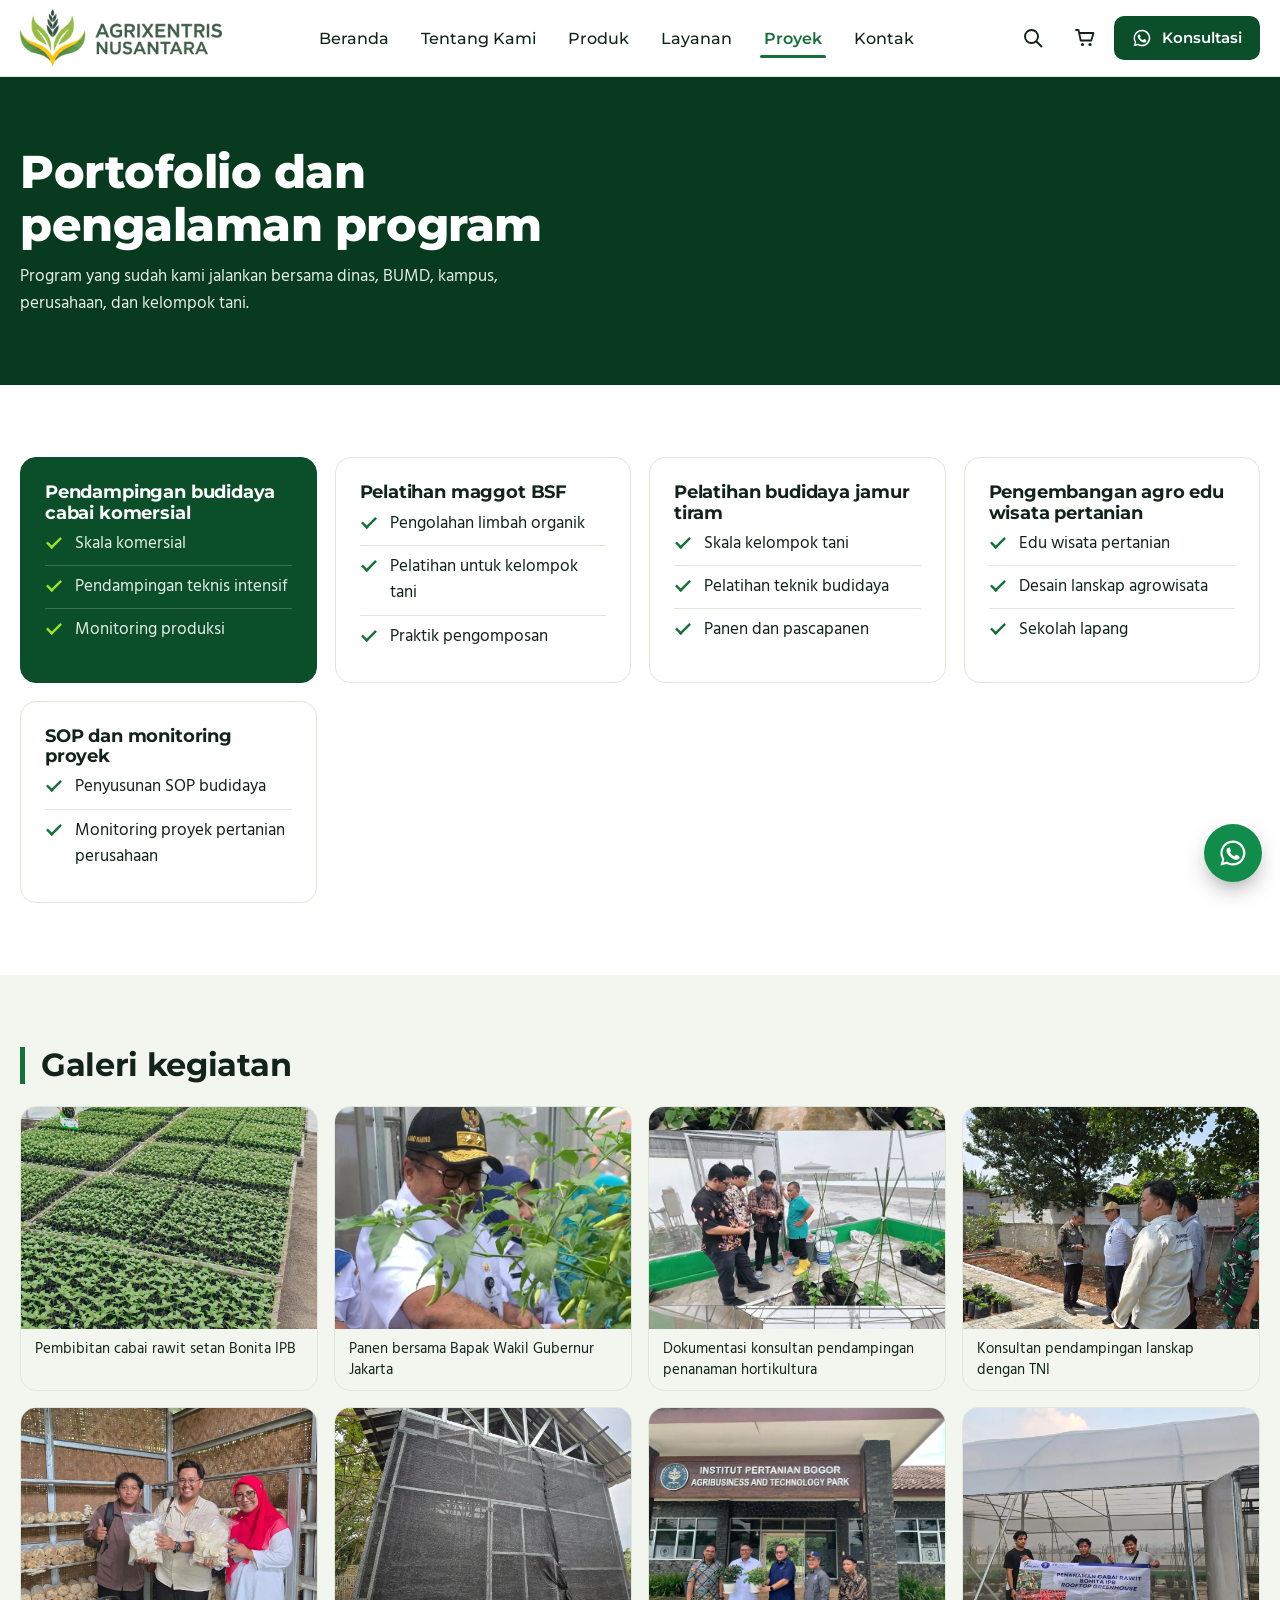
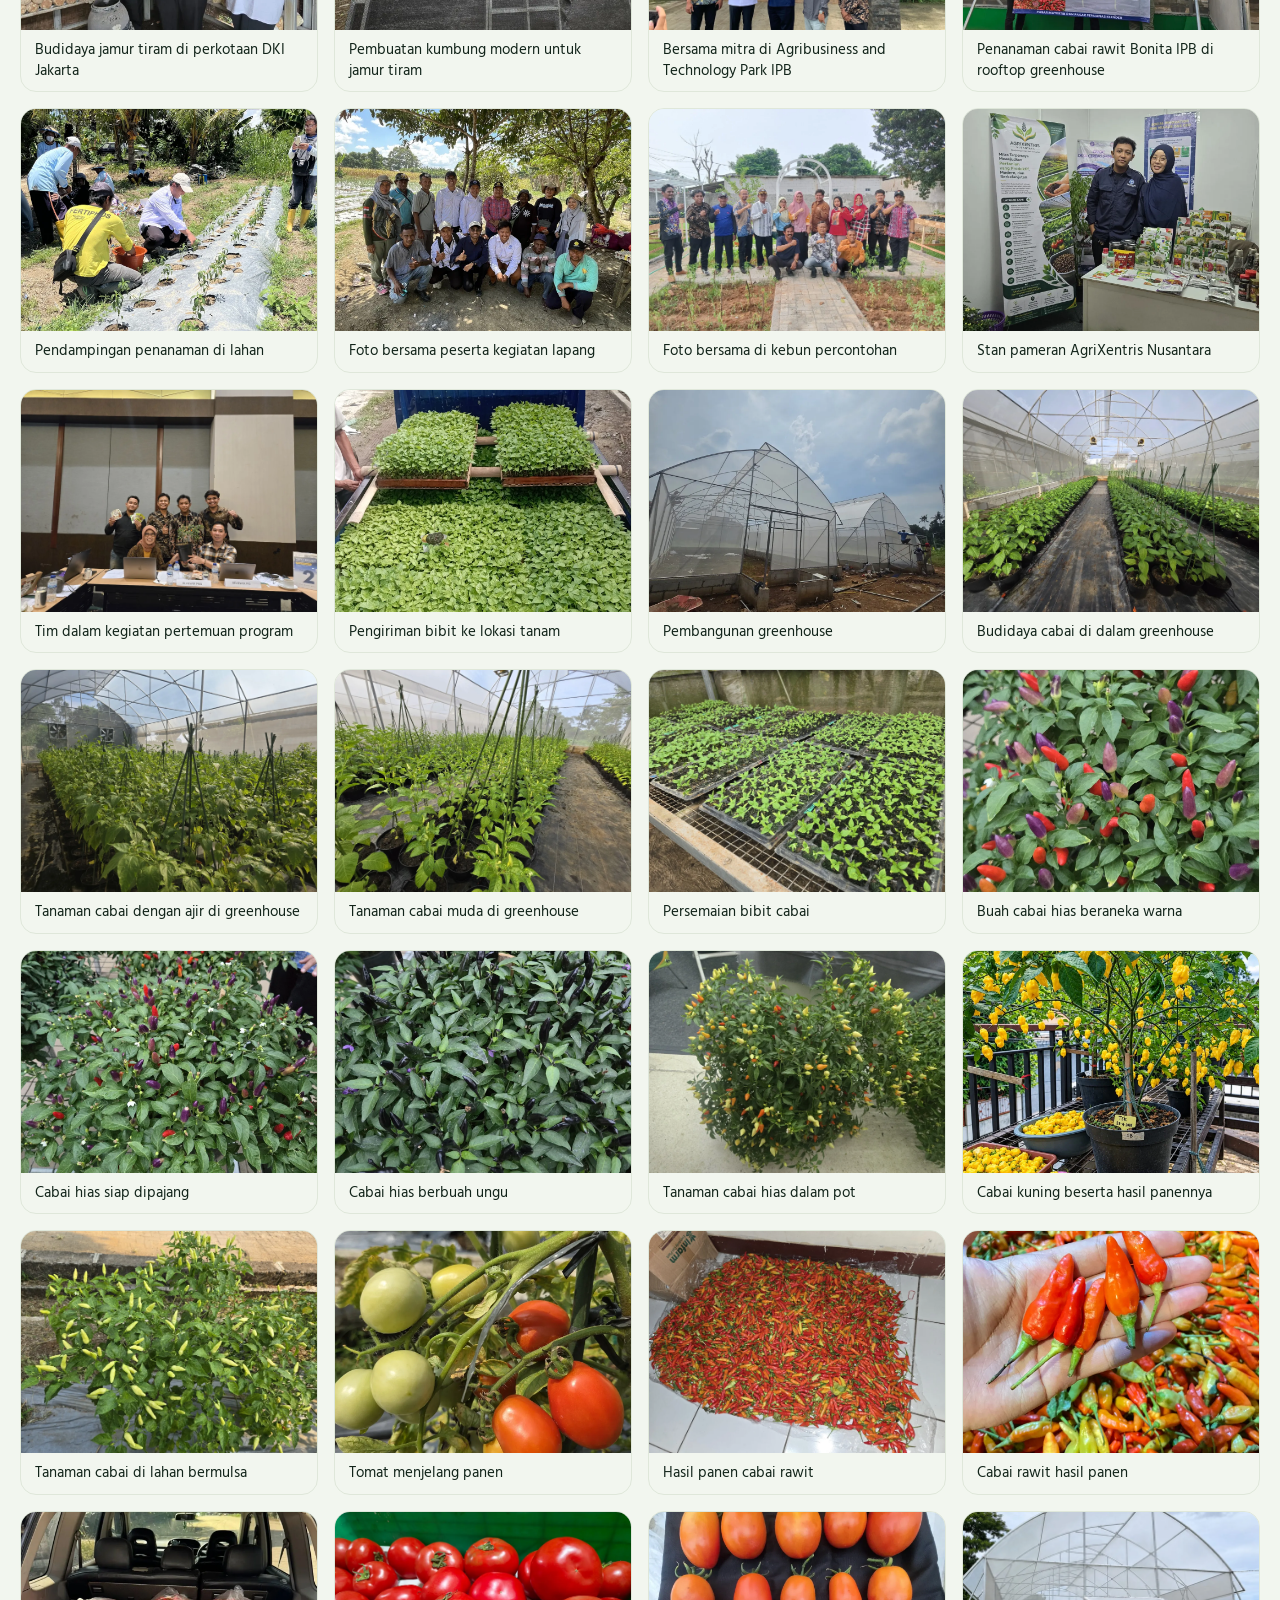
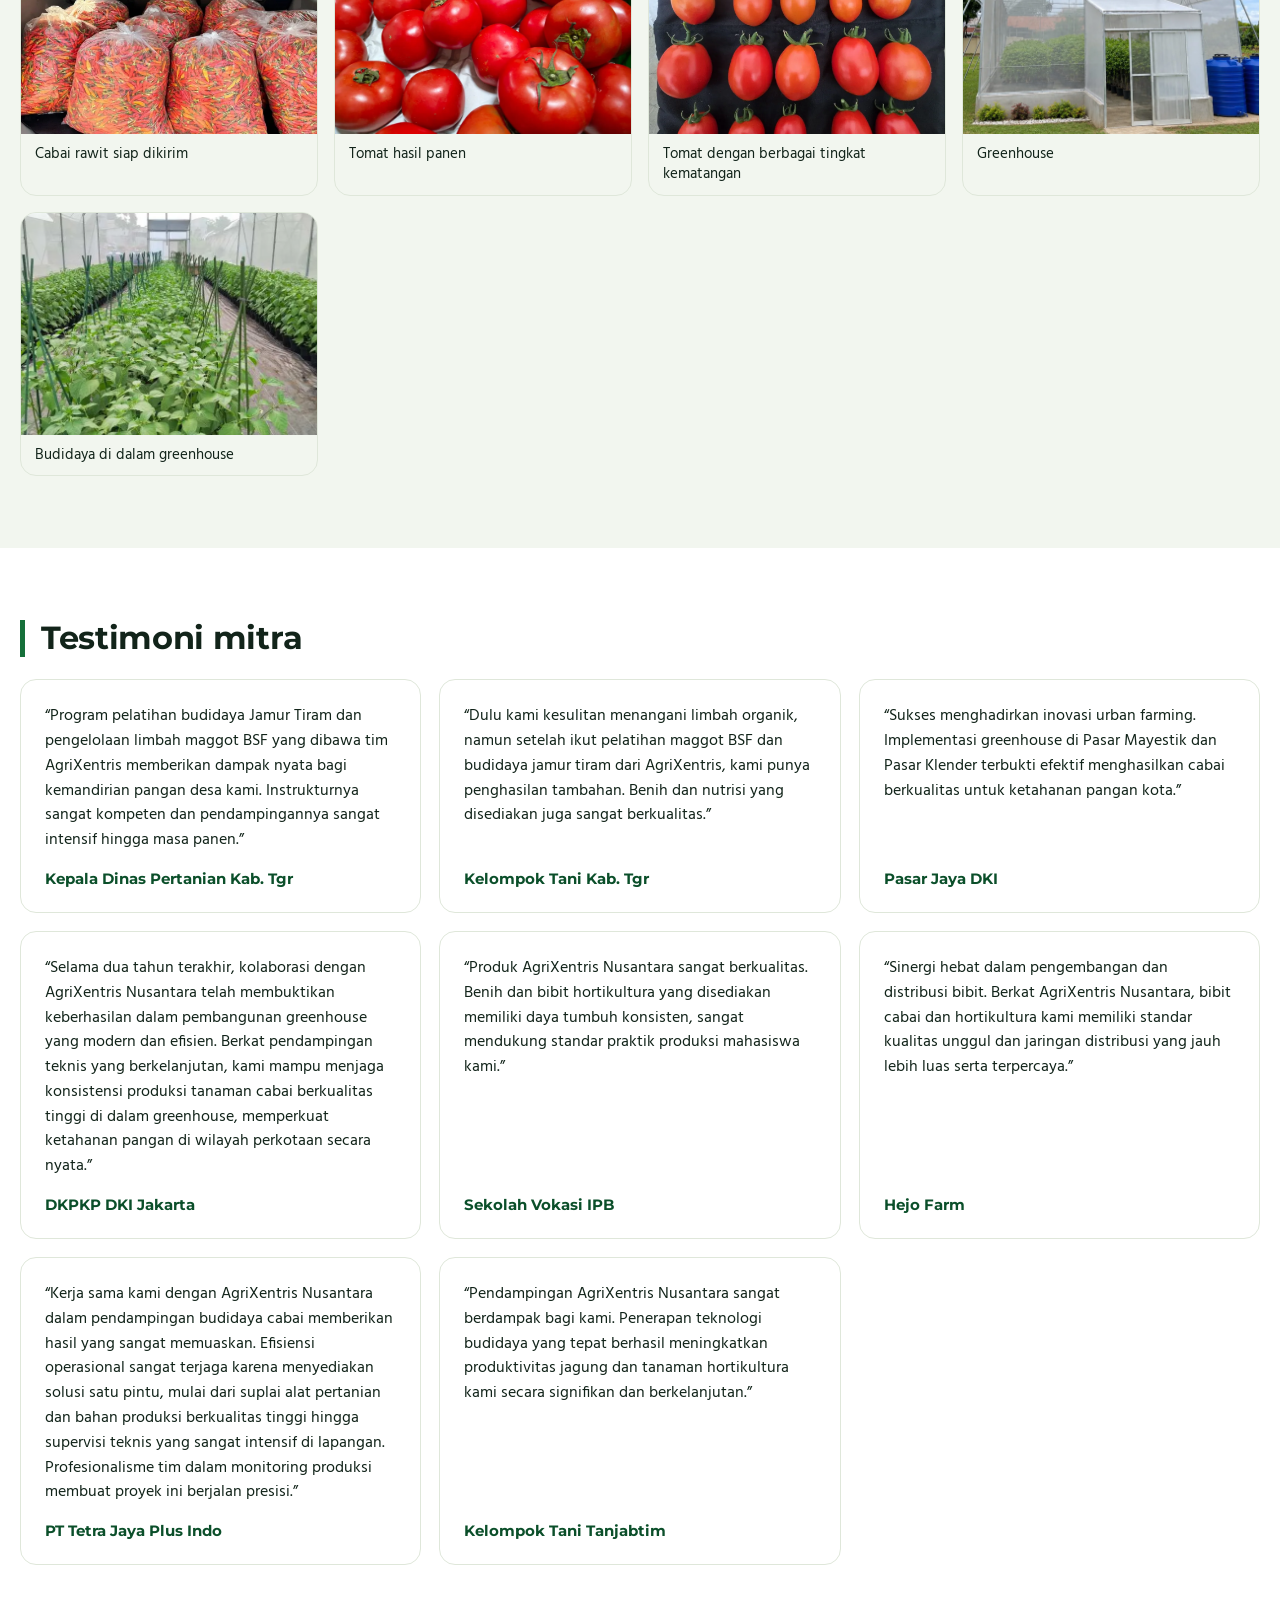
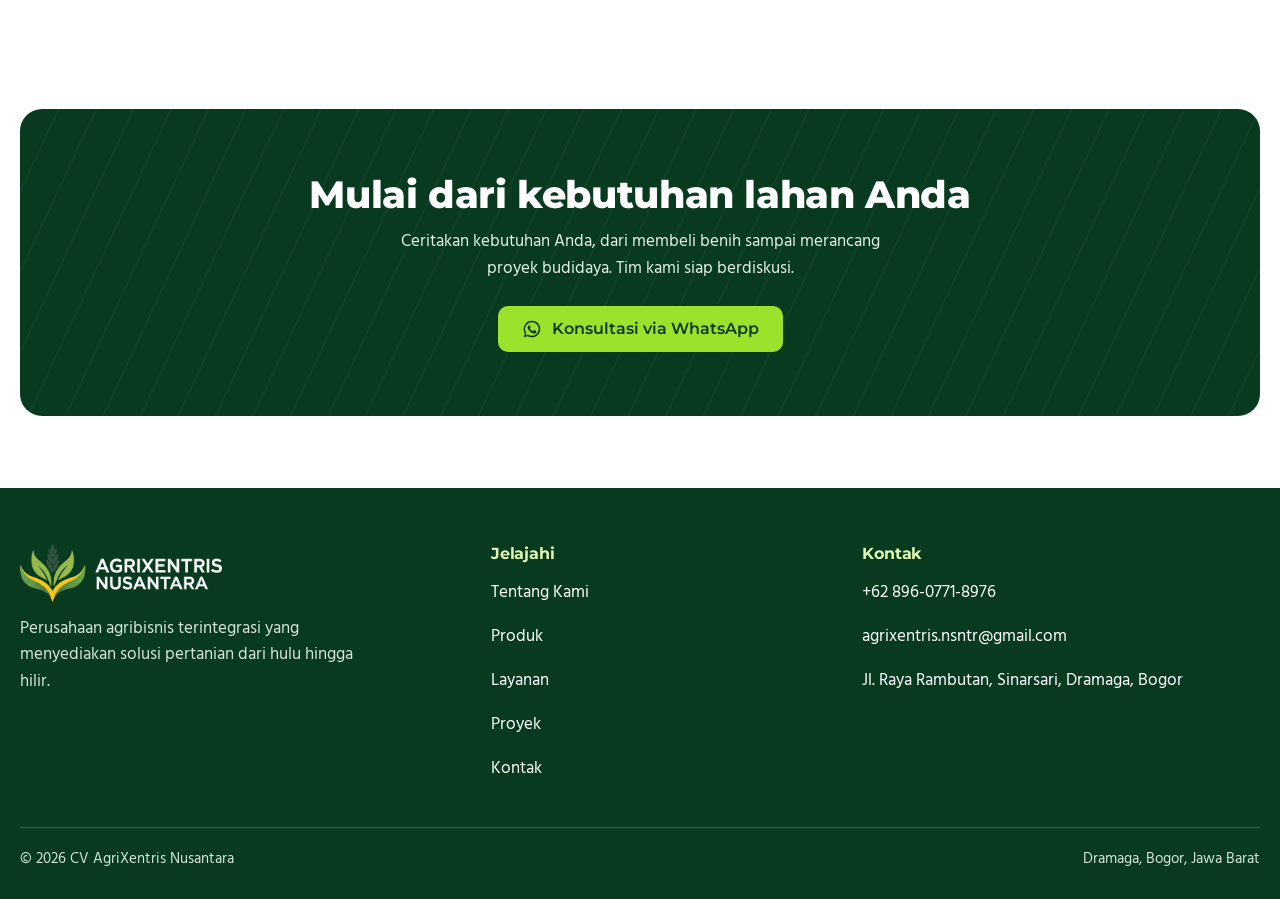
<file: proyek.html>
<!doctype html>
<html lang="id">
<head>
<meta charset="utf-8">
<meta name="viewport" content="width=device-width, initial-scale=1">
<title>Proyek dan Testimoni | AgriXentris Nusantara</title>
<meta name="description" content="Portofolio program AgriXentris Nusantara: greenhouse cabai, pendampingan budidaya, pelatihan maggot BSF dan jamur tiram, agro edu wisata.">
<meta property="og:title" content="Proyek dan Testimoni | AgriXentris Nusantara">
<meta property="og:description" content="Portofolio program AgriXentris Nusantara: greenhouse cabai, pendampingan budidaya, pelatihan maggot BSF dan jamur tiram, agro edu wisata.">
<meta property="og:type" content="website">
<meta property="og:image" content="https://agrixentrisnusantara.com/assets/img/og.jpg">
<meta property="og:image:width" content="1200">
<meta property="og:image:height" content="630">
<meta property="og:site_name" content="AgriXentris Nusantara">
<meta property="og:locale" content="id_ID">
<meta property="og:url" content="https://agrixentrisnusantara.com/proyek">
<link rel="canonical" href="https://agrixentrisnusantara.com/proyek">
<meta name="theme-color" content="#0B4F2A">
<link rel="icon" href="/favicon.ico" sizes="48x48">
<link rel="icon" type="image/png" sizes="96x96" href="/assets/img/favicon-96.png">
<link rel="icon" type="image/png" sizes="192x192" href="/assets/img/favicon-192.png">
<link rel="apple-touch-icon" href="/assets/img/apple-touch-icon.png">
<link rel="preconnect" href="https://fonts.googleapis.com">
<link rel="preconnect" href="https://fonts.gstatic.com" crossorigin>
<link href="https://fonts.googleapis.com/css2?family=Hind:wght@400;500;600&family=Montserrat:wght@500;600;700;800&display=swap" rel="stylesheet">
<link rel="stylesheet" href="/assets/css/site.css">
</head>
<body data-page="proyek">
<svg width="0" height="0" style="position:absolute" aria-hidden="true"><defs>
<symbol id="i-cart" viewBox="0 0 24 24"><path d="M3 4h2.5l2.2 10.5h10.6L20.5 7H7" fill="none" stroke="currentColor" stroke-width="1.8" stroke-linecap="round" stroke-linejoin="round"/><circle cx="9.5" cy="18.5" r="1.6" fill="currentColor"/><circle cx="17" cy="18.5" r="1.6" fill="currentColor"/></symbol>
<symbol id="i-search" viewBox="0 0 24 24"><circle cx="10.5" cy="10.5" r="6.5" fill="none" stroke="currentColor" stroke-width="1.9"/><path d="m15.5 15.5 5 5" stroke="currentColor" stroke-width="1.9" stroke-linecap="round"/></symbol>
<symbol id="i-wa" viewBox="0 0 24 24"><path fill="currentColor" d="M12 2a10 10 0 0 0-8.6 15.1L2 22l5-1.3A10 10 0 1 0 12 2Zm0 18.2c-1.6 0-3.1-.4-4.4-1.2l-.3-.2-3 .8.8-2.9-.2-.3A8.2 8.2 0 1 1 12 20.2Zm4.5-6.1c-.2-.1-1.5-.7-1.7-.8-.2-.1-.4-.1-.6.1l-.8 1c-.1.2-.3.2-.5.1a6.7 6.7 0 0 1-3.3-2.9c-.3-.4.2-.4.7-1.3.1-.2 0-.3 0-.4l-.8-1.8c-.2-.5-.4-.4-.6-.4h-.5c-.2 0-.4.1-.7.3-.2.3-.9.9-.9 2.2s.9 2.5 1.1 2.7c.1.2 1.8 2.8 4.4 3.9 1.6.7 2.3.8 3.1.6.5-.1 1.5-.6 1.7-1.2.2-.6.2-1.1.1-1.2l-.7-.4Z"/></symbol>
<symbol id="i-menu" viewBox="0 0 24 24"><path d="M4 7h16M4 12h16M4 17h16" stroke="currentColor" stroke-width="2" stroke-linecap="round"/></symbol>
<symbol id="i-x" viewBox="0 0 24 24"><path d="M6 6l12 12M18 6 6 18" stroke="currentColor" stroke-width="2" stroke-linecap="round"/></symbol>
<symbol id="i-arrow" viewBox="0 0 24 24"><path d="M5 12h14M13 6l6 6-6 6" fill="none" stroke="currentColor" stroke-width="2" stroke-linecap="round" stroke-linejoin="round"/></symbol>
<symbol id="i-sprout" viewBox="0 0 24 24"><path d="M12 21v-9M12 13c0-4-2.7-6.5-7-6.5C5 10.500 7.700 13 12 13ZM12 11c0-3.500 2.300-5.500 6.500-5.500C18.500 9 16.200 11 12 11Z" fill="none" stroke="currentColor" stroke-width="1.800" stroke-linecap="round" stroke-linejoin="round"/></symbol>
<symbol id="i-pot" viewBox="0 0 24 24"><path d="M6 14h12l-1.500 7h-9L6 14ZM5 14h14M12 14V8M12 9c0-2.500-1.700-4-4.500-4C7.500 7.500 9.200 9 12 9ZM12 7.500c0-2 1.400-3.500 4-3.500 0 2.200-1.400 3.500-4 3.500Z" fill="none" stroke="currentColor" stroke-width="1.800" stroke-linecap="round" stroke-linejoin="round"/></symbol>
<symbol id="i-tools" viewBox="0 0 24 24"><path d="M7 3h10l-1.200 4.500c2.700 1.600 4.200 4.600 4.200 8 0 3.500-2.500 5.500-8 5.500s-8-2-8-5.500c0-3.400 1.500-6.400 4.200-8L7 3ZM9 7.500h6M12 12v5M9.500 14.500h5" fill="none" stroke="currentColor" stroke-width="1.800" stroke-linecap="round" stroke-linejoin="round"/></symbol>
<symbol id="i-consult" viewBox="0 0 24 24"><rect x="4" y="4" width="16" height="16" rx="3" fill="none" stroke="currentColor" stroke-width="1.800"/><path d="m7.500 15 3.200-4 2.600 2.200L16.500 9" fill="none" stroke="currentColor" stroke-width="1.800" stroke-linecap="round" stroke-linejoin="round"/></symbol>
<symbol id="i-people" viewBox="0 0 24 24"><circle cx="9" cy="8" r="3.200" fill="none" stroke="currentColor" stroke-width="1.800"/><circle cx="17" cy="9" r="2.500" fill="none" stroke="currentColor" stroke-width="1.800"/><path d="M3 20c.500-3.800 3-6 6-6s5.500 2.200 6 6M15.500 15c2.800-.500 5 1.300 5.500 5" fill="none" stroke="currentColor" stroke-width="1.800" stroke-linecap="round"/></symbol>
<symbol id="i-signal" viewBox="0 0 24 24"><circle cx="12" cy="10" r="1.800" fill="currentColor"/><path d="M12 12v9M8 14a5.600 5.600 0 0 1 0-8M16 6a5.600 5.600 0 0 1 0 8M5 17A10 10 0 0 1 5 3M19 3a10 10 0 0 1 0 14" fill="none" stroke="currentColor" stroke-width="1.800" stroke-linecap="round"/></symbol>
<symbol id="i-shield" viewBox="0 0 24 24"><path d="M12 3 5 5.500V11c0 4.500 2.900 8 7 10 4.100-2 7-5.500 7-10V5.500L12 3Z" fill="none" stroke="currentColor" stroke-width="1.800" stroke-linejoin="round"/><path d="m8.800 12 2.300 2.300 4.200-4.600" fill="none" stroke="currentColor" stroke-width="1.800" stroke-linecap="round" stroke-linejoin="round"/></symbol>
<symbol id="i-bulb" viewBox="0 0 24 24"><path d="M9 18h6M10 21h4M12 3a6 6 0 0 0-3.500 10.900c.600.500 1 1.200 1 2.100h5c0-.900.400-1.600 1-2.100A6 6 0 0 0 12 3Z" fill="none" stroke="currentColor" stroke-width="1.800" stroke-linecap="round" stroke-linejoin="round"/></symbol>
<symbol id="i-gear" viewBox="0 0 24 24"><circle cx="12" cy="12" r="3" fill="none" stroke="currentColor" stroke-width="1.800"/><path d="M12 2.500v3M12 18.500v3M2.500 12h3M18.500 12h3M5.300 5.300l2.100 2.100M16.600 16.600l2.100 2.100M5.300 18.700l2.100-2.100M16.600 7.400l2.100-2.100" stroke="currentColor" stroke-width="1.800" stroke-linecap="round"/></symbol>
<symbol id="i-leaf" viewBox="0 0 24 24"><path d="M5 19c0-9 5-14 15-14 0 10-5 15-14 14ZM5 19 14 10" fill="none" stroke="currentColor" stroke-width="1.800" stroke-linecap="round" stroke-linejoin="round"/></symbol>
<symbol id="i-target" viewBox="0 0 24 24"><circle cx="11" cy="13" r="8" fill="none" stroke="currentColor" stroke-width="1.800"/><circle cx="11" cy="13" r="4" fill="none" stroke="currentColor" stroke-width="1.800"/><path d="m11 13 6.500-6.500M17.500 6.500V3.500M17.500 6.500h3" stroke="currentColor" stroke-width="1.800" stroke-linecap="round"/></symbol>
<symbol id="i-gov" viewBox="0 0 24 24"><path d="M3 9.500 12 4l9 5.500M5 10v8M9.500 10v8M14.500 10v8M19 10v8M3 20.500h18" fill="none" stroke="currentColor" stroke-width="1.800" stroke-linecap="round" stroke-linejoin="round"/></symbol>
<symbol id="i-factory" viewBox="0 0 24 24"><path d="M3 20.500V10l5 3.500V10l5 3.500V5h5v15.500H3ZM7 17h2M12 17h2" fill="none" stroke="currentColor" stroke-width="1.800" stroke-linecap="round" stroke-linejoin="round"/></symbol>
<symbol id="i-school" viewBox="0 0 24 24"><path d="m2.500 9.500 9.500-5 9.500 5-9.500 5-9.500-5ZM6.500 12v5c1.500 1.500 3.300 2.200 5.500 2.200s4-.700 5.500-2.200v-5M21.500 9.500v5" fill="none" stroke="currentColor" stroke-width="1.800" stroke-linecap="round" stroke-linejoin="round"/></symbol>
<symbol id="i-truck" viewBox="0 0 24 24"><path d="M2.500 6.500h11v10h-11v-10ZM13.500 10h4.500l3.500 3.500v3h-8V10Z" fill="none" stroke="currentColor" stroke-width="1.800" stroke-linejoin="round"/><circle cx="7" cy="17.500" r="1.800" fill="currentColor"/><circle cx="17.500" cy="17.500" r="1.800" fill="currentColor"/></symbol>
<symbol id="i-pin" viewBox="0 0 24 24"><path d="M12 21s7-6.200 7-11.500a7 7 0 1 0-14 0C5 14.800 12 21 12 21Z" fill="none" stroke="currentColor" stroke-width="1.800"/><circle cx="12" cy="9.500" r="2.300" fill="currentColor"/></symbol>
<symbol id="i-mail" viewBox="0 0 24 24"><rect x="3" y="5" width="18" height="14" rx="2" fill="none" stroke="currentColor" stroke-width="1.800"/><path d="m4 7 8 6 8-6" fill="none" stroke="currentColor" stroke-width="1.800"/></symbol>
<symbol id="i-phone" viewBox="0 0 24 24"><path d="M5 4h4l2 5-2.500 1.500a11 11 0 0 0 5 5L15 13l5 2v4a2 2 0 0 1-2 2A16 16 0 0 1 3 6a2 2 0 0 1 2-2Z" fill="none" stroke="currentColor" stroke-width="1.800" stroke-linejoin="round"/></symbol>
<symbol id="i-play" viewBox="0 0 24 24"><path d="M7 4.500v15l12-7.500-12-7.500Z" fill="currentColor"/></symbol>
<symbol id="i-calendar" viewBox="0 0 24 24"><rect x="3.500" y="5" width="17" height="15.500" rx="2.500" fill="none" stroke="currentColor" stroke-width="1.800"/><path d="M3.500 10h17M8 3v4M16 3v4" stroke="currentColor" stroke-width="1.800" stroke-linecap="round"/></symbol>
<symbol id="i-layers" viewBox="0 0 24 24"><path d="m12 3 9 5-9 5-9-5 9-5ZM3 12.500l9 5 9-5M3 17l9 5 9-5" fill="none" stroke="currentColor" stroke-width="1.800" stroke-linecap="round" stroke-linejoin="round"/></symbol>
</defs></svg>
<a class="sr" href="#main">Langsung ke isi</a>
<header class="site-head">
  <div class="wrap head-row">
    <a class="brand" href="/" aria-label="AgriXentris Nusantara, ke beranda"><img src="/assets/img/logo.png" alt="AgriXentris Nusantara" width="181" height="52"></a>
    <nav class="nav" id="nav" aria-label="Navigasi utama">
      <a href="/">Beranda</a><a href="/tentang">Tentang Kami</a><a href="/produk">Produk</a><a href="/layanan">Layanan</a><a href="/proyek" aria-current="page">Proyek</a><a href="/kontak">Kontak</a>
    </nav>
    <div class="head-tools">
      <button type="button" class="icon-btn" id="searchBtn" aria-label="Cari produk" aria-expanded="false" aria-controls="searchbar"><svg aria-hidden="true"><use href="#i-search"/></svg></button>
      <button type="button" class="icon-btn" id="cartBtn" aria-label="Buka keranjang"><svg aria-hidden="true"><use href="#i-cart"/></svg><span class="cart-count" id="cartCount" hidden>0</span></button>
      <a class="btn btn-forest btn-sm js-wa" target="_blank" rel="noopener" data-msg="Halo AgriXentris Nusantara, saya ingin konsultasi." href="https://wa.me/6289607718976?text=Halo%20AgriXentris%20Nusantara%2C%20saya%20ingin%20konsultasi."><svg aria-hidden="true"><use href="#i-wa"/></svg>Konsultasi</a>
      <button type="button" class="icon-btn menu-btn" id="menuBtn" aria-label="Buka menu" aria-expanded="false" aria-controls="nav"><svg aria-hidden="true"><use href="#i-menu"/></svg></button>
    </div>
  </div>
  <div class="searchbar" id="searchbar" hidden>
    <form class="wrap" action="/produk" method="get" role="search">
      <label class="sr" for="headSearch">Cari produk</label>
      <input class="field" id="headSearch" type="search" name="q" placeholder="Cari benih, starter pack, tanaman…">
      <button class="btn btn-forest" type="submit">Cari</button>
    </form>
  </div>
</header>
<main id="main">

<section class="page-hero on-dark"><div class="wrap">
  <h1>Portofolio dan pengalaman program</h1>
  <p>Program yang sudah kami jalankan bersama dinas, BUMD, kampus, perusahaan, dan kelompok tani.</p>
</div></section>
<section><div class="wrap">
  <div class="cards">
    <div class="card lead on-dark"><h3>Pendampingan budidaya cabai komersial</h3><ul class="ticks"><li>Skala komersial</li><li>Pendampingan teknis intensif</li><li>Monitoring produksi</li></ul></div>
    <div class="card"><h3>Pelatihan maggot BSF</h3><ul class="ticks"><li>Pengolahan limbah organik</li><li>Pelatihan untuk kelompok tani</li><li>Praktik pengomposan</li></ul></div>
    <div class="card"><h3>Pelatihan budidaya jamur tiram</h3><ul class="ticks"><li>Skala kelompok tani</li><li>Pelatihan teknik budidaya</li><li>Panen dan pascapanen</li></ul></div>
    <div class="card"><h3>Pengembangan agro edu wisata pertanian</h3><ul class="ticks"><li>Edu wisata pertanian</li><li>Desain lanskap agrowisata</li><li>Sekolah lapang</li></ul></div>
    <div class="card"><h3>SOP dan monitoring proyek</h3><ul class="ticks"><li>Penyusunan SOP budidaya</li><li>Monitoring proyek pertanian perusahaan</li></ul></div>
  </div>
</div></section>
<section class="soft" id="gallerySec" hidden><div class="wrap">
  <div class="sec-head"><h2 class="sec-title">Galeri kegiatan</h2></div>
  <div class="gallery" id="galleryGrid"></div>
</div></section>
<section id="testimoni"><div class="wrap">
  <div class="sec-head"><h2 class="sec-title">Testimoni mitra</h2></div>
  <div class="quotes"><figure class="quote"><p>“Program pelatihan budidaya Jamur Tiram dan pengelolaan limbah maggot BSF yang dibawa tim AgriXentris memberikan dampak nyata bagi kemandirian pangan desa kami. Instrukturnya sangat kompeten dan pendampingannya sangat intensif hingga masa panen.”</p><cite>Kepala Dinas Pertanian Kab. Tgr</cite></figure><figure class="quote"><p>“Dulu kami kesulitan menangani limbah organik, namun setelah ikut pelatihan maggot BSF dan budidaya jamur tiram dari AgriXentris, kami punya penghasilan tambahan. Benih dan nutrisi yang disediakan juga sangat berkualitas.”</p><cite>Kelompok Tani Kab. Tgr</cite></figure><figure class="quote"><p>“Sukses menghadirkan inovasi urban farming. Implementasi greenhouse di Pasar Mayestik dan Pasar Klender terbukti efektif menghasilkan cabai berkualitas untuk ketahanan pangan kota.”</p><cite>Pasar Jaya DKI</cite></figure><figure class="quote"><p>“Selama dua tahun terakhir, kolaborasi dengan AgriXentris Nusantara telah membuktikan keberhasilan dalam pembangunan greenhouse yang modern dan efisien. Berkat pendampingan teknis yang berkelanjutan, kami mampu menjaga konsistensi produksi tanaman cabai berkualitas tinggi di dalam greenhouse, memperkuat ketahanan pangan di wilayah perkotaan secara nyata.”</p><cite>DKPKP DKI Jakarta</cite></figure><figure class="quote"><p>“Produk AgriXentris Nusantara sangat berkualitas. Benih dan bibit hortikultura yang disediakan memiliki daya tumbuh konsisten, sangat mendukung standar praktik produksi mahasiswa kami.”</p><cite>Sekolah Vokasi IPB</cite></figure><figure class="quote"><p>“Sinergi hebat dalam pengembangan dan distribusi bibit. Berkat AgriXentris Nusantara, bibit cabai dan hortikultura kami memiliki standar kualitas unggul dan jaringan distribusi yang jauh lebih luas serta terpercaya.”</p><cite>Hejo Farm</cite></figure><figure class="quote"><p>“Kerja sama kami dengan AgriXentris Nusantara dalam pendampingan budidaya cabai memberikan hasil yang sangat memuaskan. Efisiensi operasional sangat terjaga karena menyediakan solusi satu pintu, mulai dari suplai alat pertanian dan bahan produksi berkualitas tinggi hingga supervisi teknis yang sangat intensif di lapangan. Profesionalisme tim dalam monitoring produksi membuat proyek ini berjalan presisi.”</p><cite>PT Tetra Jaya Plus Indo</cite></figure><figure class="quote"><p>“Pendampingan AgriXentris Nusantara sangat berdampak bagi kami. Penerapan teknologi budidaya yang tepat berhasil meningkatkan produktivitas jagung dan tanaman hortikultura kami secara signifikan dan berkelanjutan.”</p><cite>Kelompok Tani Tanjabtim</cite></figure></div>
</div></section>
<section>
  <div class="wrap"><div class="cta on-dark">
    <h2>Mulai dari kebutuhan lahan Anda</h2>
    <p>Ceritakan kebutuhan Anda, dari membeli benih sampai merancang proyek budidaya. Tim kami siap berdiskusi.</p>
    <a class="btn btn-lime js-wa" target="_blank" rel="noopener" data-msg="Halo AgriXentris Nusantara, saya ingin konsultasi." href="https://wa.me/6289607718976?text=Halo%20AgriXentris%20Nusantara%2C%20saya%20ingin%20konsultasi."><svg aria-hidden="true"><use href="#i-wa"/></svg>Konsultasi via WhatsApp</a>
  </div></div>
</section>
</main>
<footer class="on-dark">
  <div class="wrap">
    <div class="foot">
      <div>
        <a class="brand" href="/" aria-label="AgriXentris Nusantara, ke beranda"><img src="/assets/img/logo-putih.png" alt="AgriXentris Nusantara" width="181" height="52" style="background:none;padding:0"></a>
        <p>Perusahaan agribisnis terintegrasi yang menyediakan solusi pertanian dari hulu hingga hilir.</p>
      </div>
      <div>
        <h2>Jelajahi</h2>
        <ul><li><a href="/tentang">Tentang Kami</a></li><li><a href="/produk">Produk</a></li><li><a href="/layanan">Layanan</a></li><li><a href="/proyek">Proyek</a></li><li><a href="/kontak">Kontak</a></li></ul>
      </div>
      <div>
        <h2>Kontak</h2>
        <ul>
          <li><a href="tel:+6289607718976">+62 896-0771-8976</a></li>
          <li><a href="mailto:agrixentris.nsntr@gmail.com">agrixentris.nsntr@gmail.com</a></li>
          <li><span>Jl. Raya Rambutan, Sinarsari, Dramaga, Bogor</span></li>
        </ul>
      </div>
    </div>
    <div class="foot-bottom"><span>© <span id="yr">2026</span> CV AgriXentris Nusantara</span><span>Dramaga, Bogor, Jawa Barat</span></div>
  </div>
</footer>
<a class="wa-fab js-wa" target="_blank" rel="noopener" aria-label="Chat WhatsApp" data-msg="Halo AgriXentris Nusantara, saya ingin bertanya." href="https://wa.me/6289607718976?text=Halo%20AgriXentris%20Nusantara%2C%20saya%20ingin%20bertanya."><svg aria-hidden="true"><use href="#i-wa"/></svg></a>
<dialog class="drawer" id="cartDrawer" aria-labelledby="cartTitle">
  <div class="drawer-in">
    <div class="drawer-head"><h2 id="cartTitle">Keranjang</h2><button type="button" class="icon-btn" id="cartClose" aria-label="Tutup keranjang"><svg aria-hidden="true"><use href="#i-x"/></svg></button></div>
    <div class="drawer-body" id="cartBody"></div>
    <form class="drawer-foot" id="cartFoot" hidden novalidate>
      <div class="total"><span>Total</span><span id="cartTotal"></span></div>
      <fieldset class="cust">
        <legend>Data pemesan</legend>
        <div class="fld"><label for="custNama">Nama lengkap</label><input class="field" id="custNama" name="nama" type="text" autocomplete="name" required aria-describedby="custNamaErr"><p class="ferr" id="custNamaErr" role="alert"></p></div>
        <div class="fld"><label for="custHp">No. HP / WhatsApp</label><input class="field" id="custHp" name="hp" type="tel" inputmode="tel" autocomplete="tel" placeholder="0812 3456 7890" required aria-describedby="custHpErr"><p class="ferr" id="custHpErr" role="alert"></p></div>
        <div class="fld"><label for="custEmail">Email</label><input class="field" id="custEmail" name="email" type="email" autocomplete="email" placeholder="nama@email.com" required aria-describedby="custEmailErr"><p class="ferr" id="custEmailErr" role="alert"></p></div>
        <div class="fld"><label for="custAlamat">Alamat pengiriman</label><textarea class="field" id="custAlamat" name="alamat" rows="2" autocomplete="street-address" required aria-describedby="custAlamatErr"></textarea><p class="ferr" id="custAlamatErr" role="alert"></p></div>
      </fieldset>
      <p class="err" id="cartErr" role="alert"></p>
      <button class="btn btn-forest" id="cartCheckout" type="submit"><svg aria-hidden="true"><use href="#i-wa"/></svg>Pesan via WhatsApp</button>
      <p class="muted" style="font-size:.9rem">Data pemesan ikut terkirim di pesan WhatsApp. Pembayaran dan pengiriman dikonfirmasi oleh tim kami.</p>
    </form>
  </div>
</dialog>
<div class="toast" id="toast" role="status" aria-live="polite"></div>
<script src="/assets/js/site.js" defer></script>

</body>
</html>
</file>
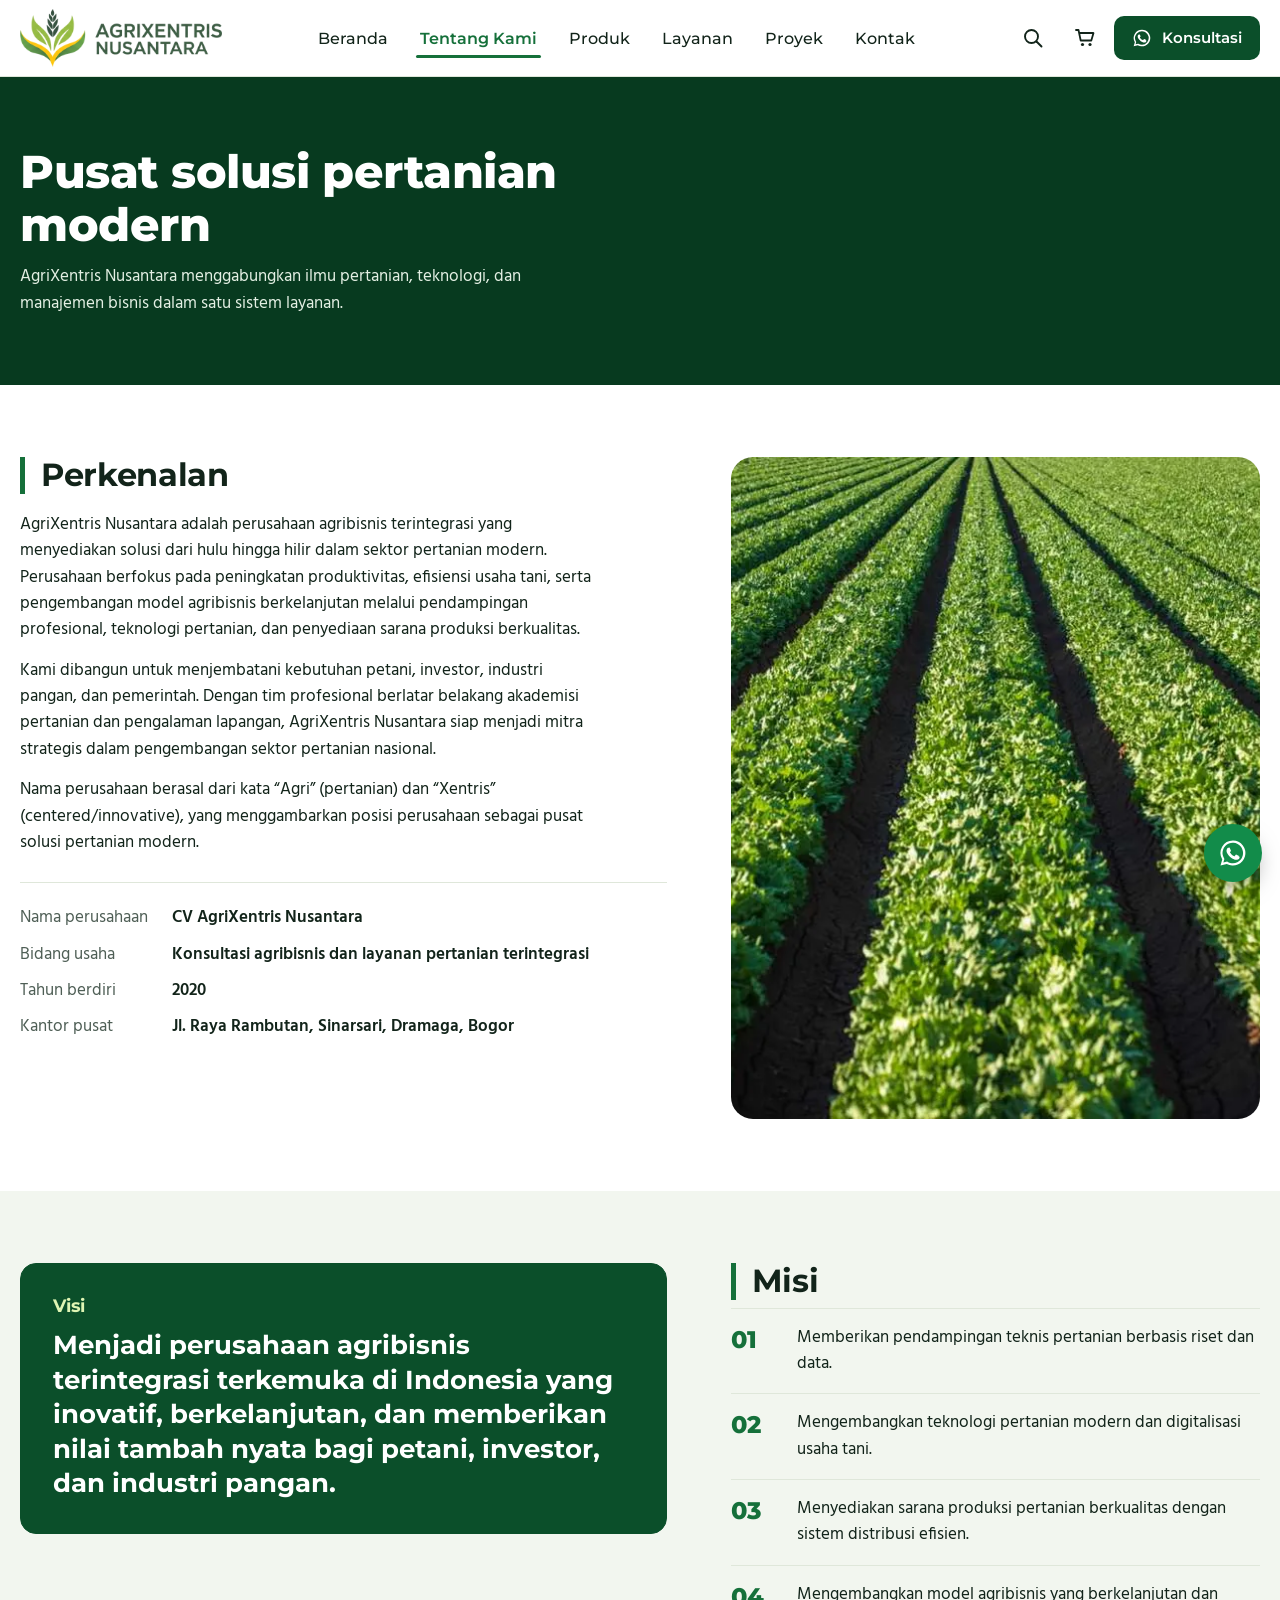
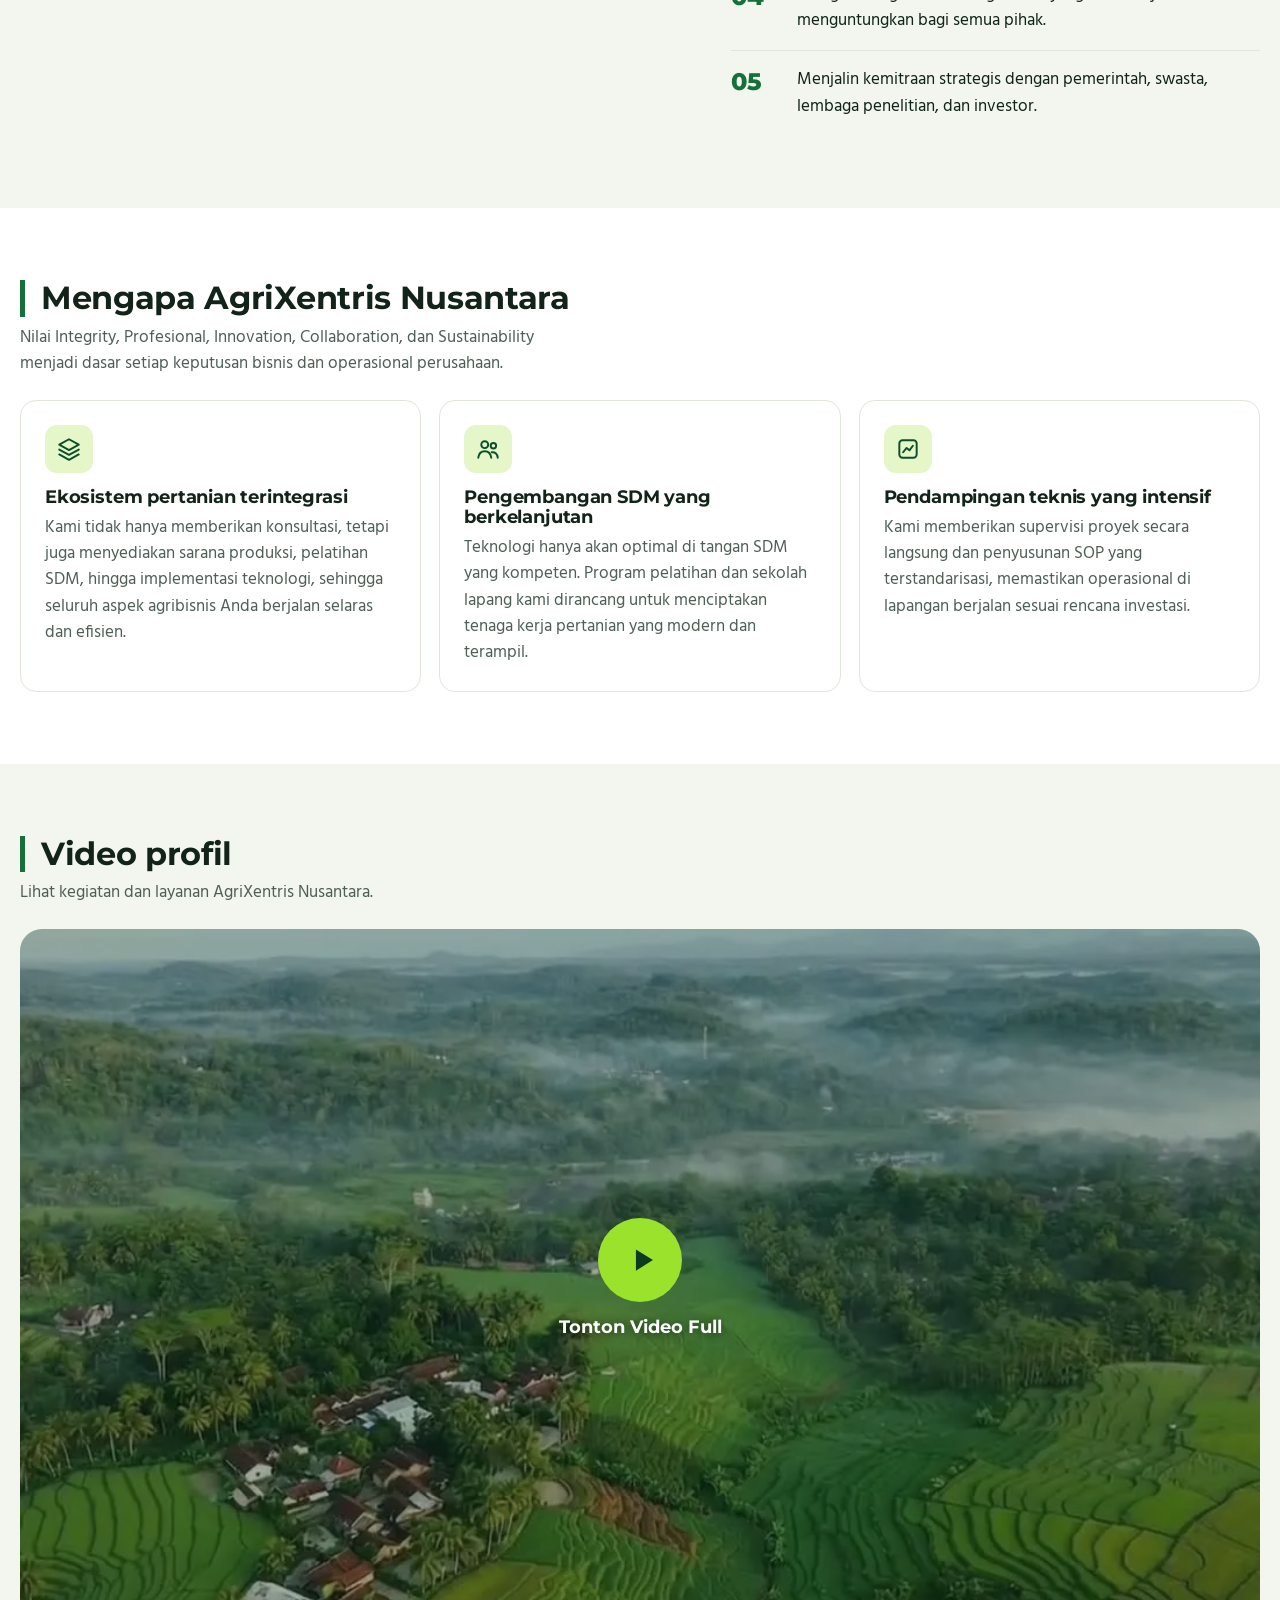
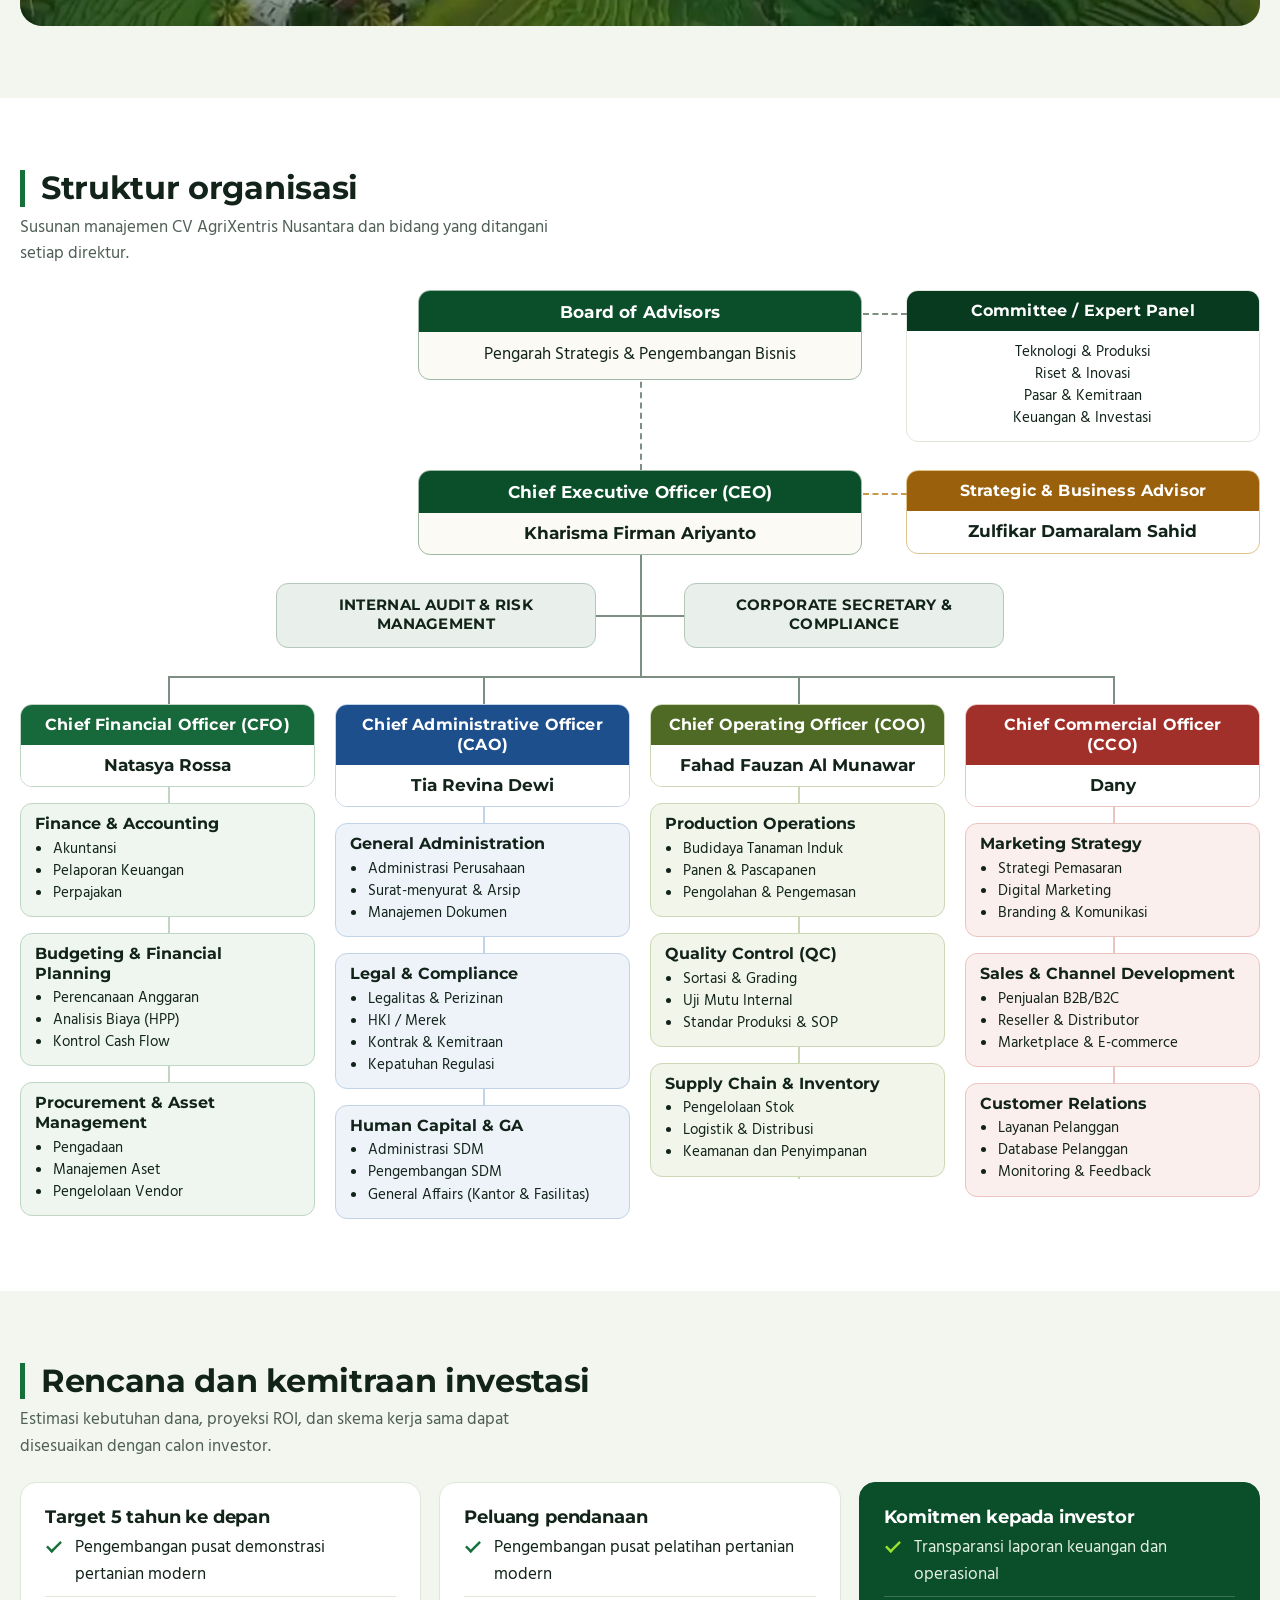
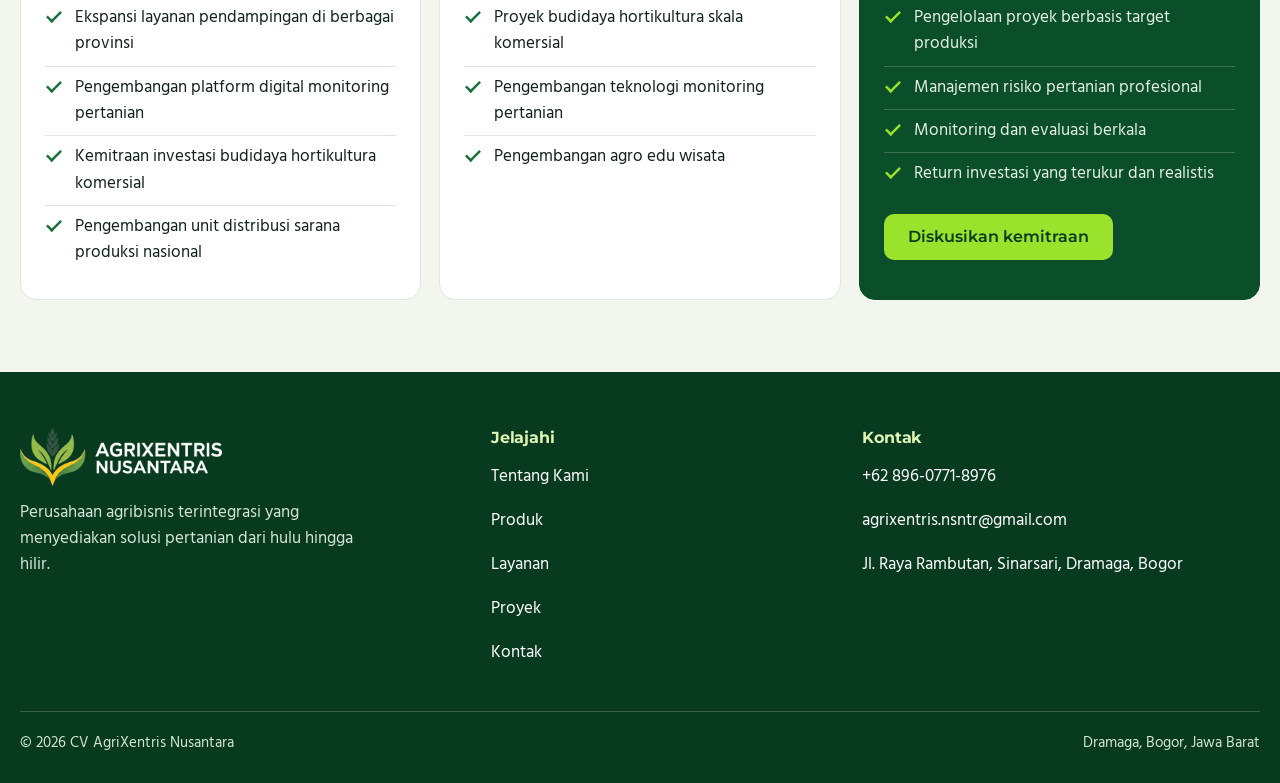
<file: tentang.html>
<!doctype html>
<html lang="id">
<head>
<meta charset="utf-8">
<meta name="viewport" content="width=device-width, initial-scale=1">
<title>Tentang Kami | AgriXentris Nusantara</title>
<meta name="description" content="Profil CV AgriXentris Nusantara: perusahaan agribisnis terintegrasi di Dramaga, Bogor. Visi, misi, nilai, dan tim.">
<meta property="og:title" content="Tentang Kami | AgriXentris Nusantara">
<meta property="og:description" content="Profil CV AgriXentris Nusantara: perusahaan agribisnis terintegrasi di Dramaga, Bogor. Visi, misi, nilai, dan tim.">
<meta property="og:type" content="website">
<meta property="og:image" content="https://agrixentrisnusantara.com/assets/img/og.jpg">
<meta property="og:image:width" content="1200">
<meta property="og:image:height" content="630">
<meta property="og:site_name" content="AgriXentris Nusantara">
<meta property="og:locale" content="id_ID">
<meta property="og:url" content="https://agrixentrisnusantara.com/tentang">
<link rel="canonical" href="https://agrixentrisnusantara.com/tentang">
<meta name="theme-color" content="#0B4F2A">
<link rel="icon" href="/favicon.ico" sizes="48x48">
<link rel="icon" type="image/png" sizes="96x96" href="/assets/img/favicon-96.png">
<link rel="icon" type="image/png" sizes="192x192" href="/assets/img/favicon-192.png">
<link rel="apple-touch-icon" href="/assets/img/apple-touch-icon.png">
<link rel="preconnect" href="https://fonts.googleapis.com">
<link rel="preconnect" href="https://fonts.gstatic.com" crossorigin>
<link href="https://fonts.googleapis.com/css2?family=Hind:wght@400;500;600&family=Montserrat:wght@500;600;700;800&display=swap" rel="stylesheet">
<link rel="stylesheet" href="/assets/css/site.css">
</head>
<body data-page="tentang">
<svg width="0" height="0" style="position:absolute" aria-hidden="true"><defs>
<symbol id="i-cart" viewBox="0 0 24 24"><path d="M3 4h2.5l2.2 10.5h10.6L20.5 7H7" fill="none" stroke="currentColor" stroke-width="1.8" stroke-linecap="round" stroke-linejoin="round"/><circle cx="9.5" cy="18.5" r="1.6" fill="currentColor"/><circle cx="17" cy="18.5" r="1.6" fill="currentColor"/></symbol>
<symbol id="i-search" viewBox="0 0 24 24"><circle cx="10.5" cy="10.5" r="6.5" fill="none" stroke="currentColor" stroke-width="1.9"/><path d="m15.5 15.5 5 5" stroke="currentColor" stroke-width="1.9" stroke-linecap="round"/></symbol>
<symbol id="i-wa" viewBox="0 0 24 24"><path fill="currentColor" d="M12 2a10 10 0 0 0-8.6 15.1L2 22l5-1.3A10 10 0 1 0 12 2Zm0 18.2c-1.6 0-3.1-.4-4.4-1.2l-.3-.2-3 .8.8-2.9-.2-.3A8.2 8.2 0 1 1 12 20.2Zm4.5-6.1c-.2-.1-1.5-.7-1.7-.8-.2-.1-.4-.1-.6.1l-.8 1c-.1.2-.3.2-.5.1a6.7 6.7 0 0 1-3.3-2.9c-.3-.4.2-.4.7-1.3.1-.2 0-.3 0-.4l-.8-1.8c-.2-.5-.4-.4-.6-.4h-.5c-.2 0-.4.1-.7.3-.2.3-.9.9-.9 2.2s.9 2.5 1.1 2.7c.1.2 1.8 2.8 4.4 3.9 1.6.7 2.3.8 3.1.6.5-.1 1.5-.6 1.7-1.2.2-.6.2-1.1.1-1.2l-.7-.4Z"/></symbol>
<symbol id="i-menu" viewBox="0 0 24 24"><path d="M4 7h16M4 12h16M4 17h16" stroke="currentColor" stroke-width="2" stroke-linecap="round"/></symbol>
<symbol id="i-x" viewBox="0 0 24 24"><path d="M6 6l12 12M18 6 6 18" stroke="currentColor" stroke-width="2" stroke-linecap="round"/></symbol>
<symbol id="i-arrow" viewBox="0 0 24 24"><path d="M5 12h14M13 6l6 6-6 6" fill="none" stroke="currentColor" stroke-width="2" stroke-linecap="round" stroke-linejoin="round"/></symbol>
<symbol id="i-sprout" viewBox="0 0 24 24"><path d="M12 21v-9M12 13c0-4-2.7-6.5-7-6.5C5 10.500 7.700 13 12 13ZM12 11c0-3.500 2.300-5.500 6.500-5.500C18.500 9 16.200 11 12 11Z" fill="none" stroke="currentColor" stroke-width="1.800" stroke-linecap="round" stroke-linejoin="round"/></symbol>
<symbol id="i-pot" viewBox="0 0 24 24"><path d="M6 14h12l-1.500 7h-9L6 14ZM5 14h14M12 14V8M12 9c0-2.500-1.700-4-4.500-4C7.500 7.500 9.200 9 12 9ZM12 7.500c0-2 1.400-3.500 4-3.500 0 2.200-1.400 3.500-4 3.500Z" fill="none" stroke="currentColor" stroke-width="1.800" stroke-linecap="round" stroke-linejoin="round"/></symbol>
<symbol id="i-tools" viewBox="0 0 24 24"><path d="M7 3h10l-1.200 4.500c2.700 1.600 4.200 4.600 4.200 8 0 3.500-2.500 5.500-8 5.500s-8-2-8-5.500c0-3.400 1.500-6.400 4.200-8L7 3ZM9 7.500h6M12 12v5M9.500 14.500h5" fill="none" stroke="currentColor" stroke-width="1.800" stroke-linecap="round" stroke-linejoin="round"/></symbol>
<symbol id="i-consult" viewBox="0 0 24 24"><rect x="4" y="4" width="16" height="16" rx="3" fill="none" stroke="currentColor" stroke-width="1.800"/><path d="m7.500 15 3.200-4 2.600 2.200L16.500 9" fill="none" stroke="currentColor" stroke-width="1.800" stroke-linecap="round" stroke-linejoin="round"/></symbol>
<symbol id="i-people" viewBox="0 0 24 24"><circle cx="9" cy="8" r="3.200" fill="none" stroke="currentColor" stroke-width="1.800"/><circle cx="17" cy="9" r="2.500" fill="none" stroke="currentColor" stroke-width="1.800"/><path d="M3 20c.500-3.800 3-6 6-6s5.500 2.200 6 6M15.500 15c2.800-.500 5 1.300 5.500 5" fill="none" stroke="currentColor" stroke-width="1.800" stroke-linecap="round"/></symbol>
<symbol id="i-signal" viewBox="0 0 24 24"><circle cx="12" cy="10" r="1.800" fill="currentColor"/><path d="M12 12v9M8 14a5.600 5.600 0 0 1 0-8M16 6a5.600 5.600 0 0 1 0 8M5 17A10 10 0 0 1 5 3M19 3a10 10 0 0 1 0 14" fill="none" stroke="currentColor" stroke-width="1.800" stroke-linecap="round"/></symbol>
<symbol id="i-shield" viewBox="0 0 24 24"><path d="M12 3 5 5.500V11c0 4.500 2.900 8 7 10 4.100-2 7-5.500 7-10V5.500L12 3Z" fill="none" stroke="currentColor" stroke-width="1.800" stroke-linejoin="round"/><path d="m8.800 12 2.300 2.300 4.200-4.600" fill="none" stroke="currentColor" stroke-width="1.800" stroke-linecap="round" stroke-linejoin="round"/></symbol>
<symbol id="i-bulb" viewBox="0 0 24 24"><path d="M9 18h6M10 21h4M12 3a6 6 0 0 0-3.500 10.900c.600.500 1 1.200 1 2.100h5c0-.900.400-1.600 1-2.100A6 6 0 0 0 12 3Z" fill="none" stroke="currentColor" stroke-width="1.800" stroke-linecap="round" stroke-linejoin="round"/></symbol>
<symbol id="i-gear" viewBox="0 0 24 24"><circle cx="12" cy="12" r="3" fill="none" stroke="currentColor" stroke-width="1.800"/><path d="M12 2.500v3M12 18.500v3M2.500 12h3M18.500 12h3M5.300 5.300l2.100 2.100M16.600 16.600l2.100 2.100M5.300 18.700l2.100-2.100M16.600 7.400l2.100-2.100" stroke="currentColor" stroke-width="1.800" stroke-linecap="round"/></symbol>
<symbol id="i-leaf" viewBox="0 0 24 24"><path d="M5 19c0-9 5-14 15-14 0 10-5 15-14 14ZM5 19 14 10" fill="none" stroke="currentColor" stroke-width="1.800" stroke-linecap="round" stroke-linejoin="round"/></symbol>
<symbol id="i-target" viewBox="0 0 24 24"><circle cx="11" cy="13" r="8" fill="none" stroke="currentColor" stroke-width="1.800"/><circle cx="11" cy="13" r="4" fill="none" stroke="currentColor" stroke-width="1.800"/><path d="m11 13 6.500-6.500M17.500 6.500V3.500M17.500 6.500h3" stroke="currentColor" stroke-width="1.800" stroke-linecap="round"/></symbol>
<symbol id="i-gov" viewBox="0 0 24 24"><path d="M3 9.500 12 4l9 5.500M5 10v8M9.500 10v8M14.500 10v8M19 10v8M3 20.500h18" fill="none" stroke="currentColor" stroke-width="1.800" stroke-linecap="round" stroke-linejoin="round"/></symbol>
<symbol id="i-factory" viewBox="0 0 24 24"><path d="M3 20.500V10l5 3.500V10l5 3.500V5h5v15.500H3ZM7 17h2M12 17h2" fill="none" stroke="currentColor" stroke-width="1.800" stroke-linecap="round" stroke-linejoin="round"/></symbol>
<symbol id="i-school" viewBox="0 0 24 24"><path d="m2.500 9.500 9.500-5 9.500 5-9.500 5-9.500-5ZM6.500 12v5c1.500 1.500 3.300 2.200 5.500 2.200s4-.700 5.500-2.200v-5M21.500 9.500v5" fill="none" stroke="currentColor" stroke-width="1.800" stroke-linecap="round" stroke-linejoin="round"/></symbol>
<symbol id="i-truck" viewBox="0 0 24 24"><path d="M2.500 6.500h11v10h-11v-10ZM13.500 10h4.500l3.500 3.500v3h-8V10Z" fill="none" stroke="currentColor" stroke-width="1.800" stroke-linejoin="round"/><circle cx="7" cy="17.500" r="1.800" fill="currentColor"/><circle cx="17.500" cy="17.500" r="1.800" fill="currentColor"/></symbol>
<symbol id="i-pin" viewBox="0 0 24 24"><path d="M12 21s7-6.200 7-11.500a7 7 0 1 0-14 0C5 14.800 12 21 12 21Z" fill="none" stroke="currentColor" stroke-width="1.800"/><circle cx="12" cy="9.500" r="2.300" fill="currentColor"/></symbol>
<symbol id="i-mail" viewBox="0 0 24 24"><rect x="3" y="5" width="18" height="14" rx="2" fill="none" stroke="currentColor" stroke-width="1.800"/><path d="m4 7 8 6 8-6" fill="none" stroke="currentColor" stroke-width="1.800"/></symbol>
<symbol id="i-phone" viewBox="0 0 24 24"><path d="M5 4h4l2 5-2.500 1.500a11 11 0 0 0 5 5L15 13l5 2v4a2 2 0 0 1-2 2A16 16 0 0 1 3 6a2 2 0 0 1 2-2Z" fill="none" stroke="currentColor" stroke-width="1.800" stroke-linejoin="round"/></symbol>
<symbol id="i-play" viewBox="0 0 24 24"><path d="M7 4.500v15l12-7.500-12-7.500Z" fill="currentColor"/></symbol>
<symbol id="i-calendar" viewBox="0 0 24 24"><rect x="3.500" y="5" width="17" height="15.500" rx="2.500" fill="none" stroke="currentColor" stroke-width="1.800"/><path d="M3.500 10h17M8 3v4M16 3v4" stroke="currentColor" stroke-width="1.800" stroke-linecap="round"/></symbol>
<symbol id="i-layers" viewBox="0 0 24 24"><path d="m12 3 9 5-9 5-9-5 9-5ZM3 12.500l9 5 9-5M3 17l9 5 9-5" fill="none" stroke="currentColor" stroke-width="1.800" stroke-linecap="round" stroke-linejoin="round"/></symbol>
</defs></svg>
<a class="sr" href="#main">Langsung ke isi</a>
<header class="site-head">
  <div class="wrap head-row">
    <a class="brand" href="/" aria-label="AgriXentris Nusantara, ke beranda"><img src="/assets/img/logo.png" alt="AgriXentris Nusantara" width="181" height="52"></a>
    <nav class="nav" id="nav" aria-label="Navigasi utama">
      <a href="/">Beranda</a><a href="/tentang" aria-current="page">Tentang Kami</a><a href="/produk">Produk</a><a href="/layanan">Layanan</a><a href="/proyek">Proyek</a><a href="/kontak">Kontak</a>
    </nav>
    <div class="head-tools">
      <button type="button" class="icon-btn" id="searchBtn" aria-label="Cari produk" aria-expanded="false" aria-controls="searchbar"><svg aria-hidden="true"><use href="#i-search"/></svg></button>
      <button type="button" class="icon-btn" id="cartBtn" aria-label="Buka keranjang"><svg aria-hidden="true"><use href="#i-cart"/></svg><span class="cart-count" id="cartCount" hidden>0</span></button>
      <a class="btn btn-forest btn-sm js-wa" target="_blank" rel="noopener" data-msg="Halo AgriXentris Nusantara, saya ingin konsultasi." href="https://wa.me/6289607718976?text=Halo%20AgriXentris%20Nusantara%2C%20saya%20ingin%20konsultasi."><svg aria-hidden="true"><use href="#i-wa"/></svg>Konsultasi</a>
      <button type="button" class="icon-btn menu-btn" id="menuBtn" aria-label="Buka menu" aria-expanded="false" aria-controls="nav"><svg aria-hidden="true"><use href="#i-menu"/></svg></button>
    </div>
  </div>
  <div class="searchbar" id="searchbar" hidden>
    <form class="wrap" action="/produk" method="get" role="search">
      <label class="sr" for="headSearch">Cari produk</label>
      <input class="field" id="headSearch" type="search" name="q" placeholder="Cari benih, starter pack, tanaman…">
      <button class="btn btn-forest" type="submit">Cari</button>
    </form>
  </div>
</header>
<main id="main">

<section class="page-hero on-dark"><div class="wrap">
  <h1>Pusat solusi pertanian modern</h1>
  <p>AgriXentris Nusantara menggabungkan ilmu pertanian, teknologi, dan manajemen bisnis dalam satu sistem layanan.</p>
</div></section>

<section><div class="wrap split">
  <div class="prose">
    <h2 class="sec-title" style="margin-bottom:18px">Perkenalan</h2>
    <p>AgriXentris Nusantara adalah perusahaan agribisnis terintegrasi yang menyediakan solusi dari hulu hingga hilir dalam sektor pertanian modern. Perusahaan berfokus pada peningkatan produktivitas, efisiensi usaha tani, serta pengembangan model agribisnis berkelanjutan melalui pendampingan profesional, teknologi pertanian, dan penyediaan sarana produksi berkualitas.</p>
    <p>Kami dibangun untuk menjembatani kebutuhan petani, investor, industri pangan, dan pemerintah. Dengan tim profesional berlatar belakang akademisi pertanian dan pengalaman lapangan, AgriXentris Nusantara siap menjadi mitra strategis dalam pengembangan sektor pertanian nasional.</p>
    <p>Nama perusahaan berasal dari kata “Agri” (pertanian) dan “Xentris” (centered/innovative), yang menggambarkan posisi perusahaan sebagai pusat solusi pertanian modern.</p>
    <dl class="deflist" style="margin-top:26px;padding-top:22px;border-top:1px solid var(--line)">
      <dt>Nama perusahaan</dt><dd>CV AgriXentris Nusantara</dd>
      <dt>Bidang usaha</dt><dd>Konsultasi agribisnis dan layanan pertanian terintegrasi</dd>
      <dt>Tahun berdiri</dt><dd>2020</dd>
      <dt>Kantor pusat</dt><dd>Jl. Raya Rambutan, Sinarsari, Dramaga, Bogor</dd>
    </dl>
  </div>
  <img src="/assets/img/lahan-baris.webp" alt="Barisan tanaman di lahan budidaya" loading="lazy" style="aspect-ratio:4/5">
</div></section>

<section class="soft"><div class="wrap split">
  <div class="card lead on-dark" style="padding:32px"><h2 style="font-size:1.1rem;color:#DFF5B4">Visi</h2><p style="font:700 clamp(1.25rem,2.2vw,1.6rem)/1.35 var(--display);color:#fff;margin-top:12px">Menjadi perusahaan agribisnis terintegrasi terkemuka di Indonesia yang inovatif, berkelanjutan, dan memberikan nilai tambah nyata bagi petani, investor, dan industri pangan.</p></div>
  <div><h2 class="sec-title" style="margin-bottom:8px">Misi</h2>
    <ol class="numlist" style="list-style:none;padding:0;margin:0">
      <li>Memberikan pendampingan teknis pertanian berbasis riset dan data.</li>
      <li>Mengembangkan teknologi pertanian modern dan digitalisasi usaha tani.</li>
      <li>Menyediakan sarana produksi pertanian berkualitas dengan sistem distribusi efisien.</li>
      <li>Mengembangkan model agribisnis yang berkelanjutan dan menguntungkan bagi semua pihak.</li>
      <li>Menjalin kemitraan strategis dengan pemerintah, swasta, lembaga penelitian, dan investor.</li>
    </ol>
  </div>
</div></section>

<section><div class="wrap">
  <div class="sec-head"><div><h2 class="sec-title">Mengapa AgriXentris Nusantara</h2><p>Nilai Integrity, Profesional, Innovation, Collaboration, dan Sustainability menjadi dasar setiap keputusan bisnis dan operasional perusahaan.</p></div></div>
  <div class="cards">
    <div class="card"><span class="ic"><svg aria-hidden="true"><use href="#i-layers"/></svg></span><h3>Ekosistem pertanian terintegrasi</h3><p>Kami tidak hanya memberikan konsultasi, tetapi juga menyediakan sarana produksi, pelatihan SDM, hingga implementasi teknologi, sehingga seluruh aspek agribisnis Anda berjalan selaras dan efisien.</p></div>
    <div class="card"><span class="ic"><svg aria-hidden="true"><use href="#i-people"/></svg></span><h3>Pengembangan SDM yang berkelanjutan</h3><p>Teknologi hanya akan optimal di tangan SDM yang kompeten. Program pelatihan dan sekolah lapang kami dirancang untuk menciptakan tenaga kerja pertanian yang modern dan terampil.</p></div>
    <div class="card"><span class="ic"><svg aria-hidden="true"><use href="#i-consult"/></svg></span><h3>Pendampingan teknis yang intensif</h3><p>Kami memberikan supervisi proyek secara langsung dan penyusunan SOP yang terstandarisasi, memastikan operasional di lapangan berjalan sesuai rencana investasi.</p></div>
  </div>
</div></section>

<section class="video-sec soft" hidden>
  <div class="wrap">
    <div class="sec-head"><div><h2 class="sec-title">Video profil</h2><p>Lihat kegiatan dan layanan AgriXentris Nusantara.</p></div></div>
    <div class="video"><video class="video-clip" muted loop playsinline preload="none" aria-hidden="true" poster="/assets/video/cuplikan-profil-poster.webp" data-src="/assets/video/cuplikan-profil.mp4"></video><button type="button" class="play on-dark"><i><svg aria-hidden="true"><use href="#i-play"/></svg></i>Putar video profil</button></div>
  </div>
</section>

<section><div class="wrap">
  <div class="sec-head"><div><h2 class="sec-title">Struktur organisasi</h2><p>Susunan manajemen CV AgriXentris Nusantara dan bidang yang ditangani setiap direktur.</p></div></div>
  <div class="org">
    <div class="org-row">
      <div class="org-box org-main org-board"><h3>Board of Advisors</h3><p>Pengarah Strategis &amp; Pengembangan Bisnis</p></div>
      <div class="org-box org-side org-panel"><h4>Committee / Expert Panel</h4><ul><li>Teknologi &amp; Produksi</li><li>Riset &amp; Inovasi</li><li>Pasar &amp; Kemitraan</li><li>Keuangan &amp; Investasi</li></ul></div>
    </div>
    <div class="org-row">
      <div class="org-box org-main org-ceo"><h3>Chief Executive Officer (CEO)</h3><p class="org-name">Kharisma Firman Ariyanto</p></div>
      <div class="org-box org-side org-advisor"><h4>Strategic &amp; Business Advisor</h4><p class="org-name">Zulfikar Damaralam Sahid</p></div>
    </div>
    <div class="org-staff">
      <div class="org-box org-unit">Internal Audit &amp; Risk Management</div>
      <div class="org-box org-unit">Corporate Secretary &amp; Compliance</div>
    </div>
    <div class="org-cols">
    <div class="org-col org-cfo">
      <div class="org-box org-head"><h4>Chief Financial Officer (CFO)</h4><p class="org-name">Natasya Rossa</p></div>
      <div class="org-box org-dept"><h5>Finance &amp; Accounting</h5><ul><li>Akuntansi</li><li>Pelaporan Keuangan</li><li>Perpajakan</li></ul></div>
      <div class="org-box org-dept"><h5>Budgeting &amp; Financial Planning</h5><ul><li>Perencanaan Anggaran</li><li>Analisis Biaya (HPP)</li><li>Kontrol Cash Flow</li></ul></div>
      <div class="org-box org-dept"><h5>Procurement &amp; Asset Management</h5><ul><li>Pengadaan</li><li>Manajemen Aset</li><li>Pengelolaan Vendor</li></ul></div>
    </div>
    <div class="org-col org-cao">
      <div class="org-box org-head"><h4>Chief Administrative Officer (CAO)</h4><p class="org-name">Tia Revina Dewi</p></div>
      <div class="org-box org-dept"><h5>General Administration</h5><ul><li>Administrasi Perusahaan</li><li>Surat-menyurat &amp; Arsip</li><li>Manajemen Dokumen</li></ul></div>
      <div class="org-box org-dept"><h5>Legal &amp; Compliance</h5><ul><li>Legalitas &amp; Perizinan</li><li>HKI / Merek</li><li>Kontrak &amp; Kemitraan</li><li>Kepatuhan Regulasi</li></ul></div>
      <div class="org-box org-dept"><h5>Human Capital &amp; GA</h5><ul><li>Administrasi SDM</li><li>Pengembangan SDM</li><li>General Affairs (Kantor &amp; Fasilitas)</li></ul></div>
    </div>
    <div class="org-col org-coo">
      <div class="org-box org-head"><h4>Chief Operating Officer (COO)</h4><p class="org-name">Fahad Fauzan Al Munawar</p></div>
      <div class="org-box org-dept"><h5>Production Operations</h5><ul><li>Budidaya Tanaman Induk</li><li>Panen &amp; Pascapanen</li><li>Pengolahan &amp; Pengemasan</li></ul></div>
      <div class="org-box org-dept"><h5>Quality Control (QC)</h5><ul><li>Sortasi &amp; Grading</li><li>Uji Mutu Internal</li><li>Standar Produksi &amp; SOP</li></ul></div>
      <div class="org-box org-dept"><h5>Supply Chain &amp; Inventory</h5><ul><li>Pengelolaan Stok</li><li>Logistik &amp; Distribusi</li><li>Keamanan dan Penyimpanan</li></ul></div>
    </div>
    <div class="org-col org-cco">
      <div class="org-box org-head"><h4>Chief Commercial Officer (CCO)</h4><p class="org-name">Dany</p></div>
      <div class="org-box org-dept"><h5>Marketing Strategy</h5><ul><li>Strategi Pemasaran</li><li>Digital Marketing</li><li>Branding &amp; Komunikasi</li></ul></div>
      <div class="org-box org-dept"><h5>Sales &amp; Channel Development</h5><ul><li>Penjualan B2B/B2C</li><li>Reseller &amp; Distributor</li><li>Marketplace &amp; E-commerce</li></ul></div>
      <div class="org-box org-dept"><h5>Customer Relations</h5><ul><li>Layanan Pelanggan</li><li>Database Pelanggan</li><li>Monitoring &amp; Feedback</li></ul></div>
    </div>
    </div>
  </div>
</div></section>

<section class="soft" id="investasi"><div class="wrap">
  <div class="sec-head"><div><h2 class="sec-title">Rencana dan kemitraan investasi</h2><p>Estimasi kebutuhan dana, proyeksi ROI, dan skema kerja sama dapat disesuaikan dengan calon investor.</p></div></div>
  <div class="cards">
    <div class="card"><h3>Target 5 tahun ke depan</h3><ul class="ticks"><li>Pengembangan pusat demonstrasi pertanian modern</li><li>Ekspansi layanan pendampingan di berbagai provinsi</li><li>Pengembangan platform digital monitoring pertanian</li><li>Kemitraan investasi budidaya hortikultura komersial</li><li>Pengembangan unit distribusi sarana produksi nasional</li></ul></div>
    <div class="card"><h3>Peluang pendanaan</h3><ul class="ticks"><li>Pengembangan pusat pelatihan pertanian modern</li><li>Proyek budidaya hortikultura skala komersial</li><li>Pengembangan teknologi monitoring pertanian</li><li>Pengembangan agro edu wisata</li></ul></div>
    <div class="card lead on-dark"><h3>Komitmen kepada investor</h3><ul class="ticks"><li>Transparansi laporan keuangan dan operasional</li><li>Pengelolaan proyek berbasis target produksi</li><li>Manajemen risiko pertanian profesional</li><li>Monitoring dan evaluasi berkala</li><li>Return investasi yang terukur dan realistis</li></ul>
      <a class="btn btn-lime js-wa" style="margin-top:18px" target="_blank" rel="noopener" data-msg="Halo AgriXentris Nusantara, saya tertarik dengan kemitraan investasi." href="https://wa.me/6289607718976?text=Halo%20AgriXentris%20Nusantara%2C%20saya%20tertarik%20dengan%20kemitraan%20investasi.">Diskusikan kemitraan</a></div>
  </div>
</div></section>
</main>
<footer class="on-dark">
  <div class="wrap">
    <div class="foot">
      <div>
        <a class="brand" href="/" aria-label="AgriXentris Nusantara, ke beranda"><img src="/assets/img/logo-putih.png" alt="AgriXentris Nusantara" width="181" height="52" style="background:none;padding:0"></a>
        <p>Perusahaan agribisnis terintegrasi yang menyediakan solusi pertanian dari hulu hingga hilir.</p>
      </div>
      <div>
        <h2>Jelajahi</h2>
        <ul><li><a href="/tentang">Tentang Kami</a></li><li><a href="/produk">Produk</a></li><li><a href="/layanan">Layanan</a></li><li><a href="/proyek">Proyek</a></li><li><a href="/kontak">Kontak</a></li></ul>
      </div>
      <div>
        <h2>Kontak</h2>
        <ul>
          <li><a href="tel:+6289607718976">+62 896-0771-8976</a></li>
          <li><a href="mailto:agrixentris.nsntr@gmail.com">agrixentris.nsntr@gmail.com</a></li>
          <li><span>Jl. Raya Rambutan, Sinarsari, Dramaga, Bogor</span></li>
        </ul>
      </div>
    </div>
    <div class="foot-bottom"><span>© <span id="yr">2026</span> CV AgriXentris Nusantara</span><span>Dramaga, Bogor, Jawa Barat</span></div>
  </div>
</footer>
<a class="wa-fab js-wa" target="_blank" rel="noopener" aria-label="Chat WhatsApp" data-msg="Halo AgriXentris Nusantara, saya ingin bertanya." href="https://wa.me/6289607718976?text=Halo%20AgriXentris%20Nusantara%2C%20saya%20ingin%20bertanya."><svg aria-hidden="true"><use href="#i-wa"/></svg></a>
<dialog class="drawer" id="cartDrawer" aria-labelledby="cartTitle">
  <div class="drawer-in">
    <div class="drawer-head"><h2 id="cartTitle">Keranjang</h2><button type="button" class="icon-btn" id="cartClose" aria-label="Tutup keranjang"><svg aria-hidden="true"><use href="#i-x"/></svg></button></div>
    <div class="drawer-body" id="cartBody"></div>
    <form class="drawer-foot" id="cartFoot" hidden novalidate>
      <div class="total"><span>Total</span><span id="cartTotal"></span></div>
      <fieldset class="cust">
        <legend>Data pemesan</legend>
        <div class="fld"><label for="custNama">Nama lengkap</label><input class="field" id="custNama" name="nama" type="text" autocomplete="name" required aria-describedby="custNamaErr"><p class="ferr" id="custNamaErr" role="alert"></p></div>
        <div class="fld"><label for="custHp">No. HP / WhatsApp</label><input class="field" id="custHp" name="hp" type="tel" inputmode="tel" autocomplete="tel" placeholder="0812 3456 7890" required aria-describedby="custHpErr"><p class="ferr" id="custHpErr" role="alert"></p></div>
        <div class="fld"><label for="custEmail">Email</label><input class="field" id="custEmail" name="email" type="email" autocomplete="email" placeholder="nama@email.com" required aria-describedby="custEmailErr"><p class="ferr" id="custEmailErr" role="alert"></p></div>
        <div class="fld"><label for="custAlamat">Alamat pengiriman</label><textarea class="field" id="custAlamat" name="alamat" rows="2" autocomplete="street-address" required aria-describedby="custAlamatErr"></textarea><p class="ferr" id="custAlamatErr" role="alert"></p></div>
      </fieldset>
      <p class="err" id="cartErr" role="alert"></p>
      <button class="btn btn-forest" id="cartCheckout" type="submit"><svg aria-hidden="true"><use href="#i-wa"/></svg>Pesan via WhatsApp</button>
      <p class="muted" style="font-size:.9rem">Data pemesan ikut terkirim di pesan WhatsApp. Pembayaran dan pengiriman dikonfirmasi oleh tim kami.</p>
    </form>
  </div>
</dialog>
<div class="toast" id="toast" role="status" aria-live="polite"></div>
<script src="/assets/js/site.js" defer></script>

</body>
</html>
</file>
<file: assets/css/site.css>
/* AgriXentris Nusantara: gaya situs publik */
:root{
  --forest:#0B4F2A; --forest-deep:#073A1F; --green:#15703A; --lime:#9BE22D; --lime-ink:#0B3A20;
  --bg:#FFFFFF; --soft:#F2F6EF; --line:#DFE7DA; --ink:#12241A; --muted:#4F5F56;
  --display:"Montserrat","Segoe UI",system-ui,sans-serif;
  --body:"Hind","Segoe UI",system-ui,-apple-system,sans-serif;
  --r-card:16px; --r-btn:10px;
  --shadow:0 1px 2px rgba(11,58,32,.06),0 8px 24px -14px rgba(11,58,32,.28);
  color-scheme:light;
}
*,*::before,*::after{box-sizing:border-box}
html{scroll-behavior:smooth; scroll-padding-top:88px; overflow-x:clip}
body{margin:0; background:var(--bg); color:var(--ink); font-family:var(--body); font-size:17px; line-height:1.55; -webkit-font-smoothing:antialiased; overflow-x:clip}
img{max-width:100%; display:block}
a{color:inherit}
h1,h2,h3,h4{font-family:var(--display); margin:0; line-height:1.15; letter-spacing:-.01em}
h2{font-size:clamp(1.5rem,2.6vw,2rem); font-weight:700}
h3{font-size:1.1rem; font-weight:700}
p{margin:0}
ul{margin:0; padding:0; list-style:none}
:focus-visible{outline:3px solid var(--forest); outline-offset:2px; border-radius:6px}
.on-dark :focus-visible, .on-dark:focus-visible{outline-color:var(--lime)}
.wrap{width:min(1240px,100% - 40px); margin-inline:auto}
.sr{position:absolute; width:1px; height:1px; overflow:hidden; clip:rect(0 0 0 0); white-space:nowrap}
a.sr:focus{position:fixed; left:12px; top:12px; z-index:100; width:auto; height:auto; clip:auto; padding:12px 16px; background:#fff; color:var(--forest); border-radius:8px; font-weight:600}
.muted{color:var(--muted)}
section{padding:clamp(40px,6vw,72px) 0}
.soft{background:var(--soft)}

/* tombol */
.btn{display:inline-flex; align-items:center; justify-content:center; gap:10px; min-height:46px; padding:11px 22px; border-radius:var(--r-btn); border:2px solid transparent; font:600 1rem/1.1 var(--display); text-decoration:none; cursor:pointer; transition:background .15s,color .15s,border-color .15s}
.btn svg{width:20px; height:20px; flex:none}
.btn-lime{background:var(--lime); color:var(--lime-ink)}
.btn-lime:hover{background:#B4EE55}
.btn-forest{background:var(--forest); color:#fff}
.btn-forest:hover{background:var(--forest-deep)}
.btn-ghost{border-color:#fff; color:#fff; background:transparent}
.btn-ghost:hover{background:rgba(255,255,255,.14)}
.btn-line{border-color:var(--forest); color:var(--forest); background:transparent}
.btn-line:hover{background:var(--soft)}
.btn-sm{min-height:44px; padding:8px 16px; font-size:.92rem}
.btn[disabled]{opacity:.5; cursor:not-allowed}
.link-more{display:inline-flex; align-items:center; gap:8px; min-height:44px; font:600 .95rem var(--display); color:var(--green); text-decoration:none}
.link-more:hover{text-decoration:underline}
.link-more svg{width:18px; height:18px}

/* header */
.site-head{position:sticky; top:0; z-index:30; background:#fff; border-bottom:1px solid var(--line)}
.head-row{display:flex; align-items:center; gap:24px; height:76px}
.brand{display:flex; align-items:center; gap:12px; text-decoration:none; min-height:44px; flex:none}
.brand img{height:58px; width:auto}
.nav{display:flex; gap:4px; margin-inline:auto}
.nav a{display:inline-flex; align-items:center; min-height:44px; padding:0 14px; font:500 .98rem var(--display); text-decoration:none; color:var(--ink); border-radius:8px; position:relative}
.nav a:hover{color:var(--green)}
.nav a[aria-current="page"]{color:var(--green); font-weight:600}
.nav a[aria-current="page"]::after{content:""; position:absolute; left:10px; right:10px; bottom:2px; height:3px; border-radius:3px; background:var(--green)}
.head-tools{display:flex; align-items:center; gap:6px; flex:none}
.icon-btn{position:relative; width:46px; height:46px; display:grid; place-items:center; border:0; background:transparent; color:var(--ink); border-radius:10px; cursor:pointer}
.icon-btn:hover{background:var(--soft)}
.icon-btn svg{width:24px; height:24px}
.cart-count{position:absolute; top:2px; right:0; min-width:20px; height:20px; padding:0 5px; border-radius:10px; background:var(--forest); color:#fff; font:700 .72rem/20px var(--display); text-align:center}
.menu-btn{display:none}
.searchbar{border-top:1px solid var(--line); background:#fff; padding:14px 0}
.searchbar[hidden]{display:none}
.searchbar form{display:flex; gap:10px}
.field{flex:1; min-height:46px; padding:10px 14px; font:inherit; color:var(--ink); background:#fff; border:1.5px solid #B9C6B4; border-radius:var(--r-btn); width:100%}
.field:focus{outline:3px solid var(--forest); outline-offset:1px}
textarea.field{min-height:120px; resize:vertical}
@media (max-width:1040px){
  .menu-btn{display:grid}
  .nav{display:none; position:absolute; left:0; right:0; top:76px; background:#fff; border-bottom:1px solid var(--line); flex-direction:column; padding:8px 20px 16px; margin:0}
  .nav.open{display:flex}
  .nav a{min-height:48px; font-size:1.05rem}
  .nav a[aria-current="page"]::after{left:14px; right:auto; width:28px}
  .head-row{gap:8px}
  .head-tools{margin-left:auto}
  .head-tools .btn{display:none}
}
@media (max-width:480px){ .brand img{height:40px} .head-row{height:68px} .nav{top:68px} .icon-btn{width:44px} }

/* hero: foto terang di kanan, gradasi hijau dari kiri, latar berganti */
.hero{position:relative; color:#fff; padding:0; min-height:clamp(500px,42vw,620px); display:grid; align-items:center; overflow:hidden; background:var(--forest-deep)}
.hero-bg{position:absolute; inset:0}
.hero-bg img{position:absolute; inset:0; width:100%; height:100%; object-fit:cover; object-position:72% 22%; opacity:0; transition:opacity 1.2s ease}
.hero-bg img.on{opacity:1}
.hero::before{content:""; position:absolute; inset:0; z-index:1; background:
  linear-gradient(90deg,rgba(5,52,27,.97) 0%,rgba(6,58,30,.92) 24%,rgba(7,64,33,.7) 42%,rgba(7,64,33,.28) 58%,rgba(7,64,33,0) 74%),
  linear-gradient(0deg,rgba(4,36,20,.55) 0%,rgba(4,36,20,0) 26%)}
.hero-in{position:relative; z-index:2; display:grid; grid-template-columns:minmax(0,1.3fr) minmax(0,.7fr); gap:40px; align-items:center; padding:52px 0 76px}
.tag{display:inline-block; padding:7px 18px; border-radius:999px; background:rgba(155,226,45,.22); border:1px solid rgba(155,226,45,.5); color:#E9FBC8; font:600 .92rem var(--display)}
.hero h1{font-size:clamp(2.1rem,4.4vw,3.4rem); font-weight:800; margin-top:16px; max-width:15ch; text-wrap:balance; text-shadow:0 2px 18px rgba(3,30,16,.45)}
.hero p.lead{margin-top:16px; max-width:50ch; font-size:1.12rem; color:#F0F7EF}
.hero-cta{display:flex; flex-wrap:wrap; gap:14px; margin-top:26px}
.hero-cta .btn{min-height:52px; padding:13px 26px; font-size:1.02rem}
.hero-cta .btn svg{width:22px; height:22px}
.hero-points{display:flex; flex-wrap:wrap; gap:14px 34px; margin-top:32px}
.hero-points li{display:flex; align-items:center; gap:12px; font:500 .98rem/1.25 var(--body); color:#F2F8F2}
.hero-points svg{width:42px; height:42px; padding:8px; border:2px solid rgba(155,226,45,.75); border-radius:50%; color:var(--lime); flex:none}
.hero-dots{position:absolute; z-index:3; left:0; right:0; bottom:14px; display:flex; justify-content:center; gap:2px}
.hero-dots button{width:30px; height:30px; padding:0; border:0; background:none; cursor:pointer; display:grid; place-items:center; border-radius:50%}
.hero-dots button::before{content:""; width:12px; height:12px; border-radius:50%; background:rgba(255,255,255,.5); transition:background .2s,transform .2s}
.hero-dots button:hover::before{background:rgba(255,255,255,.8)}
.hero-dots button[aria-current="true"]::before{background:#fff; transform:scale(1.15)}
.after-hero{padding-top:18px}
.after-strip{padding-top:22px}

/* kartu di atas foto: permukaan pekat dengan garis tepi, tanpa blur */
.capsule{position:relative; border-radius:18px; color:#fff; background:rgba(6,48,27,.88); border:1px solid rgba(255,255,255,.55)}
.vision-card{padding:26px 28px; align-self:start; margin-top:6px}
.vision-card h2{display:flex; align-items:center; gap:12px; font-size:1.25rem; padding-bottom:12px; border-bottom:1px solid rgba(255,255,255,.5)}
.vision-card h2 svg{width:30px; height:30px}
.vision-card p{margin-top:14px; font-size:1.02rem; color:#F2F8F2}
@media (max-width:900px){
  .hero-in{grid-template-columns:1fr; gap:28px; padding:40px 0 64px}
  .hero::before{background:linear-gradient(180deg,rgba(5,52,27,.93) 0%,rgba(6,58,30,.84) 55%,rgba(6,58,30,.72) 100%)}
  .hero-bg img{object-position:50% 30%}
  .vision-card{margin-top:0}
}
@media (max-width:560px){
  .hero-cta .btn{width:100%}
  .hero-points{display:grid; grid-template-columns:repeat(3,minmax(0,1fr)); gap:10px}
  .hero-points li{flex-direction:column; text-align:center; gap:8px; font-size:.84rem}
  .hero-points svg{width:40px; height:40px}
}

/* strip nilai & fakta */
.strip{background:var(--soft); border:1px solid var(--line); border-radius:var(--r-card); display:grid; align-items:center}
.values{grid-template-columns:1.45fr repeat(5,1fr); padding:22px 12px; border-radius:22px}
.values > *{padding:6px 18px; text-align:center}
.values > * + *{border-left:1px solid #C7D3C1}
.values .lead-cell{display:flex; align-items:center; justify-content:center; gap:16px; text-align:left; font:700 1.4rem/1.15 var(--display); color:var(--forest)}
.values .lead-cell svg{width:54px; height:54px; margin:0; color:var(--green); flex:none}
.values .lead-cell span{color:var(--green); display:block}
.values li svg{display:block; width:38px; height:38px; color:var(--green); margin:0 auto 6px}
.values li{font:700 1.06rem var(--display)}
/* muncul bergantian saat strip terlihat; kelas .reveal hanya dipasang JS, jadi tanpa JS tetap tampil */
.values.reveal li{opacity:0; transform:translateY(8px)}
.values.reveal.in li{opacity:1; transform:none; transition:opacity 300ms cubic-bezier(.16,1,.3,1), transform 300ms cubic-bezier(.16,1,.3,1); transition-delay:calc(var(--i, 0) * 60ms)}
.values.reveal.in li svg{animation:valIcon 300ms cubic-bezier(.16,1,.3,1) both; animation-delay:calc(var(--i, 0) * 60ms + 100ms)}
@keyframes valIcon{from{opacity:0; transform:scale(.85)} to{opacity:1; transform:none}}
.facts{grid-template-columns:repeat(4,1fr); padding:22px 10px}
.facts > div{display:flex; align-items:center; gap:16px; justify-content:center; padding:4px 16px}
.facts svg{width:46px; height:46px; color:var(--forest); flex:none}
.facts b{display:block; font:800 1.7rem/1 var(--display); color:var(--forest)}
.facts span{font-size:.98rem}
@media (max-width:900px){
  .values{grid-template-columns:repeat(5,1fr)} .values .lead-cell{grid-column:1/-1; justify-content:center; padding-bottom:14px; font-size:1.2rem}
  .values > * + *{border-left:0} .values li{font-size:.82rem; padding:6px 4px}
  .facts{grid-template-columns:1fr 1fr; gap:18px 0} .facts > div{justify-content:flex-start}
}
@media (max-width:560px){ .values{grid-template-columns:repeat(3,1fr); row-gap:12px} .facts b{font-size:1.35rem} .facts svg{width:36px; height:36px} .facts > div{gap:10px; padding:4px 10px} }

/* judul seksi */
.sec-head{display:flex; align-items:end; justify-content:space-between; gap:16px; flex-wrap:wrap; margin-bottom:22px}
.sec-title{padding-left:16px; border-left:5px solid var(--green)}
.sec-head p{margin-top:8px; max-width:62ch; color:var(--muted)}

/* kategori */
.cats{display:grid; grid-template-columns:repeat(4,1fr); gap:16px}
.cat{display:flex; flex-direction:column; align-items:center; gap:8px; text-align:center; padding:22px 14px; background:#fff; border:1px solid var(--line); border-radius:var(--r-card); box-shadow:var(--shadow); text-decoration:none; transition:transform .15s,border-color .15s}
.cat:hover{transform:translateY(-3px); border-color:var(--green)}
.cat svg{width:44px; height:44px; color:var(--green)}
.cat b{font:700 1.02rem/1.2 var(--display)}
.cat span{font-size:.9rem; color:var(--muted)}
@media (max-width:820px){ .cats{grid-template-columns:1fr 1fr} }

/* produk */
.featured{display:grid; grid-template-columns:minmax(0,2.25fr) minmax(0,1fr); gap:24px; align-items:stretch}
.pgrid{display:grid; grid-template-columns:repeat(auto-fill,minmax(220px,1fr)); gap:20px}
.featured .pgrid{grid-template-columns:repeat(4,minmax(0,1fr)); gap:16px}
.pcard{position:relative; display:flex; flex-direction:column; background:#fff; border:1px solid var(--line); border-radius:var(--r-card); overflow:hidden; box-shadow:var(--shadow)}
.pcard .pimg{position:relative; aspect-ratio:4/3; background:var(--soft); overflow:hidden}
.pcard .pimg img{width:100%; height:100%; object-fit:cover; transition:transform .35s}
.pcard .pimg img.illus{object-fit:contain; padding:8px}
.pcard:hover .pimg img{transform:scale(1.04)}
.chip{position:absolute; left:10px; top:10px; padding:4px 10px; border-radius:6px; background:var(--forest); color:#fff; font:700 .78rem var(--display)}
.chip.note{left:auto; right:10px; background:#fff; color:var(--muted); border:1px solid var(--line); font-weight:600}
.chip.out{background:#5A2A1E}
.pcard .pbody{display:flex; flex-direction:column; gap:6px; padding:14px 14px 14px; flex:1}
.pcard .pname{font:700 1rem/1.25 var(--display); color:var(--ink); text-decoration:none}
.pcard .pname::after{content:""; position:absolute; inset:0}
.pcard .pname:hover{color:var(--green)}
.pcard .prow{display:flex; align-items:center; justify-content:space-between; gap:8px; margin-top:auto; padding-top:8px}
.price{font:700 1.02rem var(--display); color:var(--green)}
.price small{display:block; font:500 .86rem var(--body); color:var(--muted)}
.add-btn{position:relative; z-index:1; width:44px; height:44px; display:grid; place-items:center; border:0; border-radius:10px; background:var(--forest); color:#fff; cursor:pointer; flex:none}
.add-btn:hover{background:var(--green)}
.add-btn svg{width:22px; height:22px}
.promo{position:relative; overflow:hidden; border-radius:var(--r-card); color:#fff; padding:28px; display:flex; flex-direction:column; justify-content:flex-end; min-height:280px; background:var(--forest-deep)}
.promo img{position:absolute; inset:0; width:100%; height:100%; object-fit:cover}
.promo::before{content:""; position:absolute; inset:0; z-index:1; background:linear-gradient(180deg,rgba(5,45,24,.55),rgba(5,45,24,.92))}
.promo > *:not(img){position:relative; z-index:2}
.promo h3{font-size:1.6rem; font-weight:800}
.promo p{margin:10px 0 18px; color:#EAF3EA}
@media (max-width:1100px){ .featured{grid-template-columns:1fr} .featured .pgrid{grid-template-columns:repeat(4,minmax(0,1fr))} }
@media (max-width:760px){ .featured .pgrid,.pgrid{grid-template-columns:1fr 1fr; gap:12px} .pcard .pbody{padding:12px} .pcard .pname{font-size:.92rem} .price{font-size:.95rem} }
.state{padding:36px 24px; border:1.5px dashed #B9C6B4; border-radius:var(--r-card); text-align:center; color:var(--muted); background:var(--soft)}
.state b{display:block; font:700 1.15rem var(--display); color:var(--ink); margin-bottom:6px}
.state .btn{margin-top:14px}

/* tab katalog */
.tabs{display:flex; flex-wrap:wrap; gap:8px; margin-bottom:8px}
.tab{min-height:44px; padding:8px 16px; border-radius:999px; border:1.5px solid #B9C6B4; background:#fff; color:var(--ink); font:600 .95rem var(--display); cursor:pointer}
.tab[aria-selected="true"]{background:var(--forest); border-color:var(--forest); color:#fff}
.tab .n{font-weight:500; opacity:.75; margin-left:4px}
.cat-desc{color:var(--muted); min-height:1.5em; margin:10px 0 20px}
.toolbar{display:flex; gap:12px; flex-wrap:wrap; align-items:center; margin-bottom:18px}
.toolbar .field{max-width:360px}

/* detail produk */
.crumb{display:flex; flex-wrap:wrap; gap:8px; font-size:.92rem; color:var(--muted); margin-bottom:20px}
.crumb a{color:var(--green); min-height:24px}
.pd{display:grid; grid-template-columns:minmax(0,1fr) minmax(0,1fr); gap:clamp(24px,4vw,56px); align-items:start}
.pd-main{aspect-ratio:1; border-radius:22px; overflow:hidden; background:var(--soft); border:1px solid var(--line); position:relative}
.pd-main img{width:100%; height:100%; object-fit:contain}
.pd-main img.illus{object-fit:contain; padding:24px}
.pd-thumbs{display:flex; gap:10px; margin-top:12px; flex-wrap:wrap}
.pd-thumbs button{width:76px; height:76px; padding:0; border-radius:12px; overflow:hidden; border:2px solid var(--line); background:var(--soft); cursor:pointer}
.pd-thumbs button[aria-current="true"]{border-color:var(--forest)}
.pd-thumbs img{width:100%; height:100%; object-fit:cover}
.pd h1{font-size:clamp(1.6rem,3vw,2.3rem); font-weight:800; margin-top:10px}
.pd .cat-tag{display:block; color:var(--green); font:700 .86rem var(--display)}
.pd .price{font-size:1.6rem; margin-top:14px}
.pd .desc{margin-top:14px; color:var(--muted); white-space:pre-line}
.specs{margin:18px 0 0; display:grid; grid-template-columns:auto 1fr; gap:10px 20px; padding-top:16px; border-top:1px solid var(--line)}
.specs dt{color:var(--muted)} .specs dd{margin:0; font-weight:600}
.qty{display:inline-flex; align-items:center; border:1.5px solid #B9C6B4; border-radius:var(--r-btn); overflow:hidden}
.qty button{width:44px; height:44px; border:0; background:#fff; font:700 1.2rem var(--display); cursor:pointer; color:var(--ink)}
.qty button:hover{background:var(--soft)}
.qty output{min-width:40px; text-align:center; font-weight:700}
.buy{display:flex; flex-wrap:wrap; gap:12px; align-items:center; margin-top:22px}
@media (max-width:820px){ .pd{grid-template-columns:1fr} }

/* lini bisnis */
.lines{display:grid; grid-template-columns:repeat(4,1fr); gap:18px}
.line{position:relative; background:#fff; border:1px solid var(--line); border-radius:var(--r-card); overflow:hidden; box-shadow:var(--shadow); display:flex; flex-direction:column}
.line .ph{aspect-ratio:16/10; overflow:hidden; background:var(--soft); border-radius:0 0 100% 0 / 0 0 20% 0}
.line .ph img{width:100%; height:100%; object-fit:cover}
.line .ic{position:relative; z-index:1; width:48px; height:48px; margin:-24px 0 0 16px; border-radius:12px; background:#fff; color:var(--green); display:grid; place-items:center; box-shadow:var(--shadow)}
.line .ic svg{width:28px; height:28px}
.line .lb{padding:6px 18px 18px; display:flex; flex-direction:column; gap:8px; flex:1}
.line h3 a{text-decoration:none; color:inherit}
.line h3 a::after{content:""; position:absolute; inset:0}
.line h3 a:hover{color:var(--green)}
.line p{color:var(--muted); font-size:.96rem; padding-right:44px}
.line .lb::after{content:""; position:absolute; right:16px; bottom:16px; width:34px; height:34px; border-radius:50%; background:#A9DA6B url("data:image/svg+xml,%3Csvg xmlns='http://www.w3.org/2000/svg' viewBox='0 0 24 24'%3E%3Cpath d='M5 12h14M13 6l6 6-6 6' fill='none' stroke='%23fff' stroke-width='2.4' stroke-linecap='round' stroke-linejoin='round'/%3E%3C/svg%3E") center/18px no-repeat; transition:background-color .15s,transform .15s}
.line:hover .lb::after{background-color:var(--green); transform:translateX(3px)}
@media (max-width:1040px){ .lines{grid-template-columns:1fr 1fr} }
@media (max-width:560px){ .lines{grid-template-columns:1fr} }

/* band gelap */
.band{background:var(--forest); color:#fff}
.market{position:relative; overflow:hidden; isolation:isolate; border-radius:22px; padding:26px 28px; display:grid; grid-template-columns:1.7fr repeat(5,1fr); gap:10px; align-items:center; background:linear-gradient(100deg,var(--forest-deep),var(--forest) 70%,#1E7A3A)}
.market .lead-cell{display:flex; align-items:center; gap:14px; font:700 1.3rem/1.15 var(--display); padding-right:18px; border-right:1px solid rgba(255,255,255,.35)}
.market .lead-cell svg{width:44px; height:44px; flex:none}
.market li{text-align:center; font-size:.95rem; line-height:1.25; color:#fff}
.market li svg{display:block; width:36px; height:36px; margin:0 auto 6px}
.market::before,.market::after{content:""; position:absolute; z-index:-1; border-radius:0 100% 0 100%; pointer-events:none}
.market::before{right:-34px; bottom:-78px; width:190px; height:190px; background:linear-gradient(135deg,#2F8F3A,#6FBF3A); transform:rotate(8deg); opacity:.55}
.market::after{right:-70px; bottom:-40px; width:150px; height:150px; background:linear-gradient(135deg,#7CCB3A,#B4EE55); transform:rotate(-22deg); opacity:.8}
@media (min-width:901px){ .market{padding-right:96px} }
@media (max-width:900px){ .market::before{width:130px; height:130px; right:-30px; bottom:-56px} .market::after{width:100px; height:100px; right:-48px; bottom:-30px} }
@media (max-width:900px){ .market{grid-template-columns:repeat(3,1fr); row-gap:18px} .market .lead-cell{grid-column:1/-1; border-right:0; padding:0 0 4px} }
@media (max-width:480px){ .market{grid-template-columns:1fr 1fr; padding:22px 16px} }

/* 3D cabai hias */
.plant3d{display:grid; grid-template-columns:minmax(0,1fr) minmax(0,1fr); gap:clamp(20px,4vw,56px); align-items:center}
.stage{position:relative; border-radius:26px; background:radial-gradient(120% 90% at 50% 100%,#DDEBD2 0%,var(--soft) 60%); border:1px solid var(--line); aspect-ratio:1/1; max-height:520px; width:100%; overflow:hidden; touch-action:pan-y}
.stage canvas{width:100%; height:100%; display:block; cursor:grab}
.stage canvas:active{cursor:grabbing}
.stage .hint{position:absolute; left:0; right:0; bottom:12px; text-align:center; font-size:.86rem; color:var(--muted); pointer-events:none}
.stage .ctl{position:absolute; right:12px; top:12px}
.var-tabs{display:flex; flex-wrap:wrap; gap:8px; margin:18px 0 14px}
.swatches{display:flex; gap:6px; margin:12px 0 0}
.swatches i{width:22px; height:22px; border-radius:50%; border:1px solid rgba(0,0,0,.2)}
.plant3d h2{font-size:clamp(1.6rem,3vw,2.2rem); font-weight:800}
.plant3d .vdesc{color:var(--muted); min-height:4.6em}
@media (max-width:860px){ .plant3d{grid-template-columns:1fr} .stage{max-height:420px} .plant3d .vdesc{min-height:0} }

/* video */
.video{position:relative; aspect-ratio:16/9; border-radius:22px; overflow:hidden; background:var(--forest-deep)}
.video img,.video video{display:block; width:100%; height:100%; object-fit:cover}
.video iframe{position:absolute; inset:0; width:100%; height:100%; border:0}
.video .play{position:absolute; inset:0; display:grid; place-items:center; align-content:center; gap:14px; border:0; background:rgba(5,45,24,.38); color:#fff; cursor:pointer; font:700 1.1rem var(--display); text-shadow:0 1px 8px rgba(3,30,16,.6)}
.video .play:hover{background:rgba(5,45,24,.28)}
.video .play i{width:84px; height:84px; border-radius:50%; background:var(--lime); display:grid; place-items:center}
.video .play i svg{width:34px; height:34px; color:var(--lime-ink); margin-left:5px}
a.play{text-decoration:none}
.video-sec[hidden]{display:none}

/* testimoni di atas foto */
.tband{position:relative; padding:clamp(60px,9vw,110px) 0; color:#fff; overflow:hidden; background:var(--forest-deep)}
.tband > img{position:absolute; inset:0; width:100%; height:100%; object-fit:cover}
.tband::before{content:""; position:absolute; inset:0; z-index:1; background:rgba(5,40,22,.55)}
.tband .wrap{position:relative; z-index:2; display:grid; justify-items:center}
.tquote{max-width:820px; margin:0; padding:clamp(26px,5vw,48px); text-align:center}
.tquote p{font:600 clamp(1.15rem,2.2vw,1.55rem)/1.4 var(--display)}
.tquote cite{display:block; margin-top:18px; font-style:normal; font-weight:600; color:#DFF5B4}
.quotes{display:grid; grid-template-columns:repeat(auto-fit,minmax(300px,1fr)); gap:18px}
.quote{margin:0; padding:24px; border-radius:var(--r-card); background:#fff; border:1px solid var(--line); display:flex; flex-direction:column; gap:16px}
.quote p{font-size:1rem}
.quote cite{margin-top:auto; font-style:normal; font:700 .95rem var(--display); color:var(--forest)}

/* CTA + footer */
.cta{border-radius:22px; padding:clamp(32px,6vw,64px) 24px; text-align:center; color:#fff; background:
  repeating-linear-gradient(115deg,rgba(255,255,255,.035) 0 2px,transparent 2px 34px),var(--forest-deep)}
.cta h2{font-size:clamp(1.6rem,3.4vw,2.4rem); font-weight:800}
.cta p{margin:12px auto 24px; max-width:56ch; color:#E3EFE3}
footer{background:var(--forest-deep); color:#fff; padding:56px 0 28px}
.foot{display:grid; grid-template-columns:1.3fr 1fr 1.2fr; gap:40px}

.foot p{color:#D5E4D6; margin-top:14px; max-width:38ch}
.foot h2{font:700 1rem var(--display); margin-bottom:8px; color:#DFF5B4}
.foot li a,.foot li span{display:inline-flex; align-items:center; min-height:44px; text-decoration:none; color:#fff}
.foot li a:hover{text-decoration:underline}
.foot-bottom{margin-top:36px; padding-top:20px; border-top:1px solid rgba(255,255,255,.2); display:flex; flex-wrap:wrap; justify-content:space-between; gap:8px; font-size:.92rem; color:#D5E4D6}
@media (max-width:820px){ .foot{grid-template-columns:1fr; gap:26px} }
.wa-fab{position:fixed; right:18px; bottom:18px; z-index:20; width:58px; height:58px; border-radius:50%; background:#128C4A; color:#fff; display:grid; place-items:center; box-shadow:0 10px 24px -8px rgba(0,0,0,.5)}
.wa-fab svg{width:30px; height:30px}

/* halaman dalam */
.page-hero{background:var(--forest-deep); color:#fff; padding:clamp(40px,6vw,68px) 0; position:relative; overflow:hidden}
.page-hero h1{font-size:clamp(1.9rem,4vw,2.9rem); font-weight:800; max-width:20ch}
.page-hero p{margin-top:12px; max-width:62ch; color:#E3EFE3; font-size:1.08rem}
.split{display:grid; grid-template-columns:minmax(0,1.1fr) minmax(0,.9fr); gap:clamp(24px,5vw,64px); align-items:start}
.split img{border-radius:22px; width:100%; object-fit:cover}
.prose p + p{margin-top:14px}
.prose p{max-width:64ch}
.deflist{display:grid; grid-template-columns:auto 1fr; gap:10px 24px; margin:0}
.deflist dt{color:var(--muted)} .deflist dd{margin:0; font-weight:600}
.cards{display:grid; grid-template-columns:repeat(auto-fit,minmax(260px,1fr)); gap:18px}
.card{background:#fff; border:1px solid var(--line); border-radius:var(--r-card); padding:24px}
.card .ic{width:48px; height:48px; border-radius:12px; background:#E5F6C9; color:var(--forest); display:grid; place-items:center; margin-bottom:14px}
.card .ic svg{width:26px; height:26px}
.card p{margin-top:8px; color:var(--muted)}
.card.lead{background:var(--forest); color:#fff; border-color:var(--forest)}
.card.lead p,.card.lead li{color:#E3EFE3}
.ticks li{position:relative; padding:8px 0 8px 30px; border-top:1px solid var(--line)}
.ticks li:first-child{border-top:0}
.ticks li::before{content:""; position:absolute; left:0; top:13px; width:18px; height:10px; border-left:3px solid var(--green); border-bottom:3px solid var(--green); transform:rotate(-45deg) scale(.8)}
.card.lead .ticks li{border-top-color:rgba(255,255,255,.2)} .card.lead .ticks li::before{border-color:var(--lime)}
.numlist{counter-reset:n; display:grid; gap:0}
.numlist li{counter-increment:n; display:grid; grid-template-columns:54px 1fr; gap:12px; align-items:start; padding:16px 0; border-top:1px solid var(--line)}
.numlist li::before{content:counter(n,decimal-leading-zero); font:800 1.5rem var(--display); color:var(--green)}
.svc{display:grid; grid-template-columns:minmax(0,.9fr) minmax(0,1.1fr); gap:clamp(20px,4vw,48px); align-items:center; padding:28px 0; border-top:1px solid var(--line)}
.svc:first-of-type{border-top:0}
.svc img{border-radius:18px; aspect-ratio:16/10; object-fit:cover; width:100%}
.svc:nth-of-type(even) img{order:2}
.svc h3{font-size:1.45rem; font-weight:800; margin-bottom:10px}
@media (max-width:820px){ .split,.svc{grid-template-columns:1fr} .svc:nth-of-type(even) img{order:0} }
.gallery{display:grid; grid-template-columns:repeat(auto-fill,minmax(260px,1fr)); gap:16px}
.gallery figure{margin:0; border-radius:var(--r-card); overflow:hidden; background:var(--soft); border:1px solid var(--line)}
.gallery .gbtn{display:block; width:100%; padding:0; border:0; background:none; cursor:zoom-in; overflow:hidden}
.gallery img{width:100%; aspect-ratio:4/3; object-fit:cover; transition:transform .35s}
.gallery .gbtn:hover img{transform:scale(1.04)}
.gallery figcaption{padding:10px 14px; font-size:.95rem; line-height:1.35}
@media (max-width:560px){ .gallery{grid-template-columns:1fr 1fr; gap:10px} .gallery figcaption{padding:8px 10px; font-size:.84rem} }
dialog.lightbox{border:0; padding:0; margin:0; width:100vw; height:100dvh; max-width:none; max-height:none; background:transparent; color:#fff}
dialog.lightbox[open]{display:grid; place-items:center}
dialog.lightbox::backdrop{background:rgba(3,22,13,.92)}
.lightbox figure{margin:0; display:grid; gap:12px; justify-items:center; max-width:min(1100px,100vw - 32px)}
.lightbox img{max-width:100%; max-height:calc(100dvh - 130px); width:auto; height:auto; border-radius:12px; background:#0B2A19}
.lightbox figcaption{display:flex; gap:14px; align-items:baseline; justify-content:center; flex-wrap:wrap; text-align:center; font:600 1rem var(--display)}
.lightbox .lb-count{font:500 .9rem var(--body); color:#CFE3D0}
.lb-btn{position:fixed; z-index:1; width:48px; height:48px; border-radius:50%; border:0; background:rgba(255,255,255,.16); color:#fff; display:grid; place-items:center; cursor:pointer}
.lb-btn:hover{background:rgba(255,255,255,.3)}
.lb-btn svg{width:24px; height:24px}
.lb-x{top:14px; right:14px}
.lb-prev{left:14px; top:50%; margin-top:-24px}
.lb-prev svg{transform:rotate(180deg)}
.lb-next{right:14px; top:50%; margin-top:-24px}
@media (max-width:700px){ .lb-prev,.lb-next{top:auto; bottom:14px; margin-top:0} .lightbox img{max-height:calc(100dvh - 190px)} .lightbox figure{align-self:start; margin-top:72px} }
.contact{display:grid; grid-template-columns:minmax(0,1fr) minmax(0,1fr); gap:clamp(24px,5vw,64px)}
.clist li{display:grid; grid-template-columns:48px 1fr; gap:14px; align-items:center; padding:14px 0; border-top:1px solid var(--line)}
.clist li:first-child{border-top:0}
.clist .ic{width:48px; height:48px; border-radius:12px; background:#E5F6C9; color:var(--forest); display:grid; place-items:center}
.clist .ic svg{width:24px; height:24px}
.clist small{display:block; color:var(--muted); font-size:.88rem}
.clist a{display:inline-flex; min-height:44px; align-items:center; font-weight:600; color:var(--green)}
.form{display:grid; gap:14px; padding:26px; border:1px solid var(--line); border-radius:22px; background:var(--soft)}
.form label{display:grid; gap:6px; font-weight:600; font-size:.95rem}
.form .err{color:#A32015; font-size:.9rem; min-height:1.2em}
@media (max-width:820px){ .contact{grid-template-columns:1fr} }

/* keranjang */
dialog.drawer{border:0; padding:0; margin:0 0 0 auto; height:100dvh; max-height:none; width:min(440px,100%); max-width:100%; background:#fff; color:var(--ink)}
dialog.drawer::backdrop{background:rgba(5,35,20,.5)}
.drawer-in{display:flex; flex-direction:column; height:100%; overflow:auto}
.drawer-head{position:sticky; top:0; z-index:1; background:#fff; display:flex; align-items:center; justify-content:space-between; padding:16px 20px; border-bottom:1px solid var(--line)}
.drawer-head h2{font-size:1.25rem}
.drawer-body{flex:1 0 auto; padding:8px 20px}
.drawer-foot{padding:16px 20px; border-top:1px solid var(--line); display:grid; gap:12px}
.drawer-foot[hidden]{display:none}
.cust{margin:0; padding:0; border:0; min-width:0; display:grid; gap:2px}
.cust legend{padding:0; margin-bottom:8px; font:700 1rem var(--display)}
.cust .fld{display:grid; gap:4px}
.cust label{font-weight:600; font-size:.92rem}
.cust textarea.field{min-height:68px}
.cust .field::placeholder{color:#7C8A81}
.cust .field[aria-invalid="true"]{border-color:#A32015}
.cust .ferr{min-height:1.3em; color:#A32015; font-size:.88rem; line-height:1.3}
.drawer-foot .err{color:#A32015; font-size:.92rem; font-weight:600}
.drawer-foot .err:empty{display:none}
.citem{display:grid; grid-template-columns:64px 1fr auto; gap:12px; align-items:center; padding:14px 0; border-bottom:1px solid var(--line)}
.citem img{width:64px; height:64px; border-radius:10px; object-fit:cover; background:var(--soft)}
.citem b{display:block; font:700 .95rem/1.25 var(--display)}
.citem .qty button{width:36px; height:36px}
.citem .rm{border:0; background:none; color:#A32015; cursor:pointer; min-height:44px; font:600 .86rem var(--body); text-decoration:underline}
.total{display:flex; justify-content:space-between; font:700 1.1rem var(--display)}
.toast{position:fixed; left:50%; bottom:92px; transform:translateX(-50%); z-index:60; max-width:calc(100% - 32px); padding:12px 18px; border-radius:10px; background:var(--ink); color:#fff; font-weight:600; display:none; text-align:center}
.toast.show{display:block}

@media (prefers-reduced-motion:reduce){ html{scroll-behavior:auto} .pcard .pimg img,.cat,.hero-bg img,.line .lb::after,.gallery img{transition:none} .gallery .gbtn:hover img{transform:none} .line:hover .lb::after{transform:none} .pcard:hover .pimg img,.cat:hover{transform:none} }

/* struktur organisasi */
.org{--g:28px; --ln:#7C8F82; display:grid}
.org-box{position:relative; background:#fff; border:1px solid var(--line); border-radius:12px; overflow:hidden}
.org-box h3,.org-box h4{margin:0; padding:10px 14px; color:#fff; text-align:center; font:700 1rem/1.25 var(--display); letter-spacing:.01em}
.org-box h5{margin:0; padding:10px 14px 4px; font:700 .98rem/1.25 var(--display)}
.org-box p{margin:0; padding:10px 14px; text-align:center}
.org-box ul{margin:0; padding:0 14px 12px 32px; list-style:disc; font-size:.95rem; line-height:1.45}
.org-box .org-name{font:700 1.05rem/1.3 var(--display); color:var(--ink)}
.org-row{position:relative; isolation:isolate; display:grid; grid-template-columns:1fr minmax(0,1.25fr) 1fr; column-gap:44px; align-items:start}
/* garis tengah dari kotak utama ke baris berikutnya; kolom tengah simetris, jadi pusatnya tepat 50% */
.org-row::after{content:""; position:absolute; z-index:-1; left:50%; top:20px; bottom:calc(-1 * var(--g)); border-left:2px solid var(--ln)}
.org-row:first-child::after{border-left-style:dashed}
.org-row + .org-row{margin-top:var(--g)}
.org-main{grid-column:2}
.org-side{grid-column:3}
.org-box.org-main,.org-box.org-side{overflow:visible}
.org-side::before{content:""; position:absolute; right:100%; top:22px; width:44px; border-top:2px dashed var(--ln)}
.org-board h3,.org-ceo h3{background:var(--forest); border-radius:11px 11px 0 0; font-size:1.08rem}
.org-board,.org-ceo{background:#FBFAF4; border-color:#9FB8A5}
.org-panel h4{background:var(--forest-deep); border-radius:11px 11px 0 0}
.org-panel ul{list-style:none; padding:10px 14px 12px; text-align:center}
.org-advisor{border-color:#E1C38C}
.org-advisor h4{background:#9A600B; border-radius:11px 11px 0 0}
.org-advisor::before{border-top-color:#C99A4B}
.org-staff{position:relative; margin-top:var(--g); display:grid; grid-template-columns:1fr 1fr; column-gap:88px; isolation:isolate}
.org-staff::before{content:""; position:absolute; z-index:-1; left:50%; top:0; bottom:calc(-1 * var(--g)); border-left:2px solid var(--ln)}
.org-staff::after{content:""; position:absolute; z-index:-1; left:25%; right:25%; top:50%; border-top:2px solid var(--ln)}
.org-unit{width:min(100%,320px); padding:12px 16px; text-align:center; font:700 .92rem/1.3 var(--display); text-transform:uppercase; letter-spacing:.02em; background:#E9F0EB; border-color:#B4C7BA}
.org-staff .org-unit:first-child{justify-self:end}
.org-staff .org-unit:last-child{justify-self:start}
.org-cols{position:relative; margin-top:var(--g); padding-top:var(--g); display:grid; grid-template-columns:repeat(4,minmax(0,1fr)); gap:20px}
.org-cols::before{content:""; position:absolute; top:0; left:calc((100% - 60px) / 8); right:calc((100% - 60px) / 8); border-top:2px solid var(--ln)}
.org-col{position:relative; display:grid; gap:16px; align-content:start; isolation:isolate; --c:var(--forest); --t:#EEF6EF; --b:#BFD6C4}
.org-col::before{content:""; position:absolute; left:50%; top:calc(-1 * var(--g)); height:var(--g); border-left:2px solid var(--ln)}
.org-col::after{content:""; position:absolute; z-index:-1; left:50%; top:20px; bottom:40px; border-left:2px solid var(--b)}
.org-cfo{--c:#17683A; --t:#EEF6EF; --b:#BFD6C4}
.org-cao{--c:#1D4F8C; --t:#EEF3FA; --b:#C2D2E8}
.org-coo{--c:#4F6A24; --t:#F2F5EA; --b:#CCD8B5}
.org-cco{--c:#A2302A; --t:#FBEFEE; --b:#EBC3BF}
.org-head{border-color:var(--b)}
.org-head h4{background:var(--c)}
.org-head .org-name{background:#fff}
.org-dept{background:var(--t); border-color:var(--b)}
.org-dept h5{color:var(--ink)}
@media (max-width:1100px){ .org-box ul{font-size:.9rem} .org-cols{gap:14px} .org-cols::before{left:calc((100% - 42px) / 8); right:calc((100% - 42px) / 8)} }
@media (max-width:900px){
  .org{--g:14px}
  .org-row{grid-template-columns:1fr; row-gap:10px}
  .org-main,.org-side{grid-column:1}
  .org-side{margin-left:22px}
  .org-row::after,.org-side::before,.org-staff::before,.org-staff::after,.org-cols::before,.org-col::before{display:none}
  .org-staff{grid-template-columns:1fr 1fr; column-gap:10px}
  .org-unit{width:auto; font-size:.8rem; padding:10px}
  .org-cols{grid-template-columns:1fr 1fr; padding-top:0; row-gap:22px}
}
@media (max-width:560px){ .org-cols{grid-template-columns:1fr} .org-staff{grid-template-columns:1fr; row-gap:10px} .org-staff .org-unit:first-child,.org-staff .org-unit:last-child{justify-self:stretch} }
</file>
